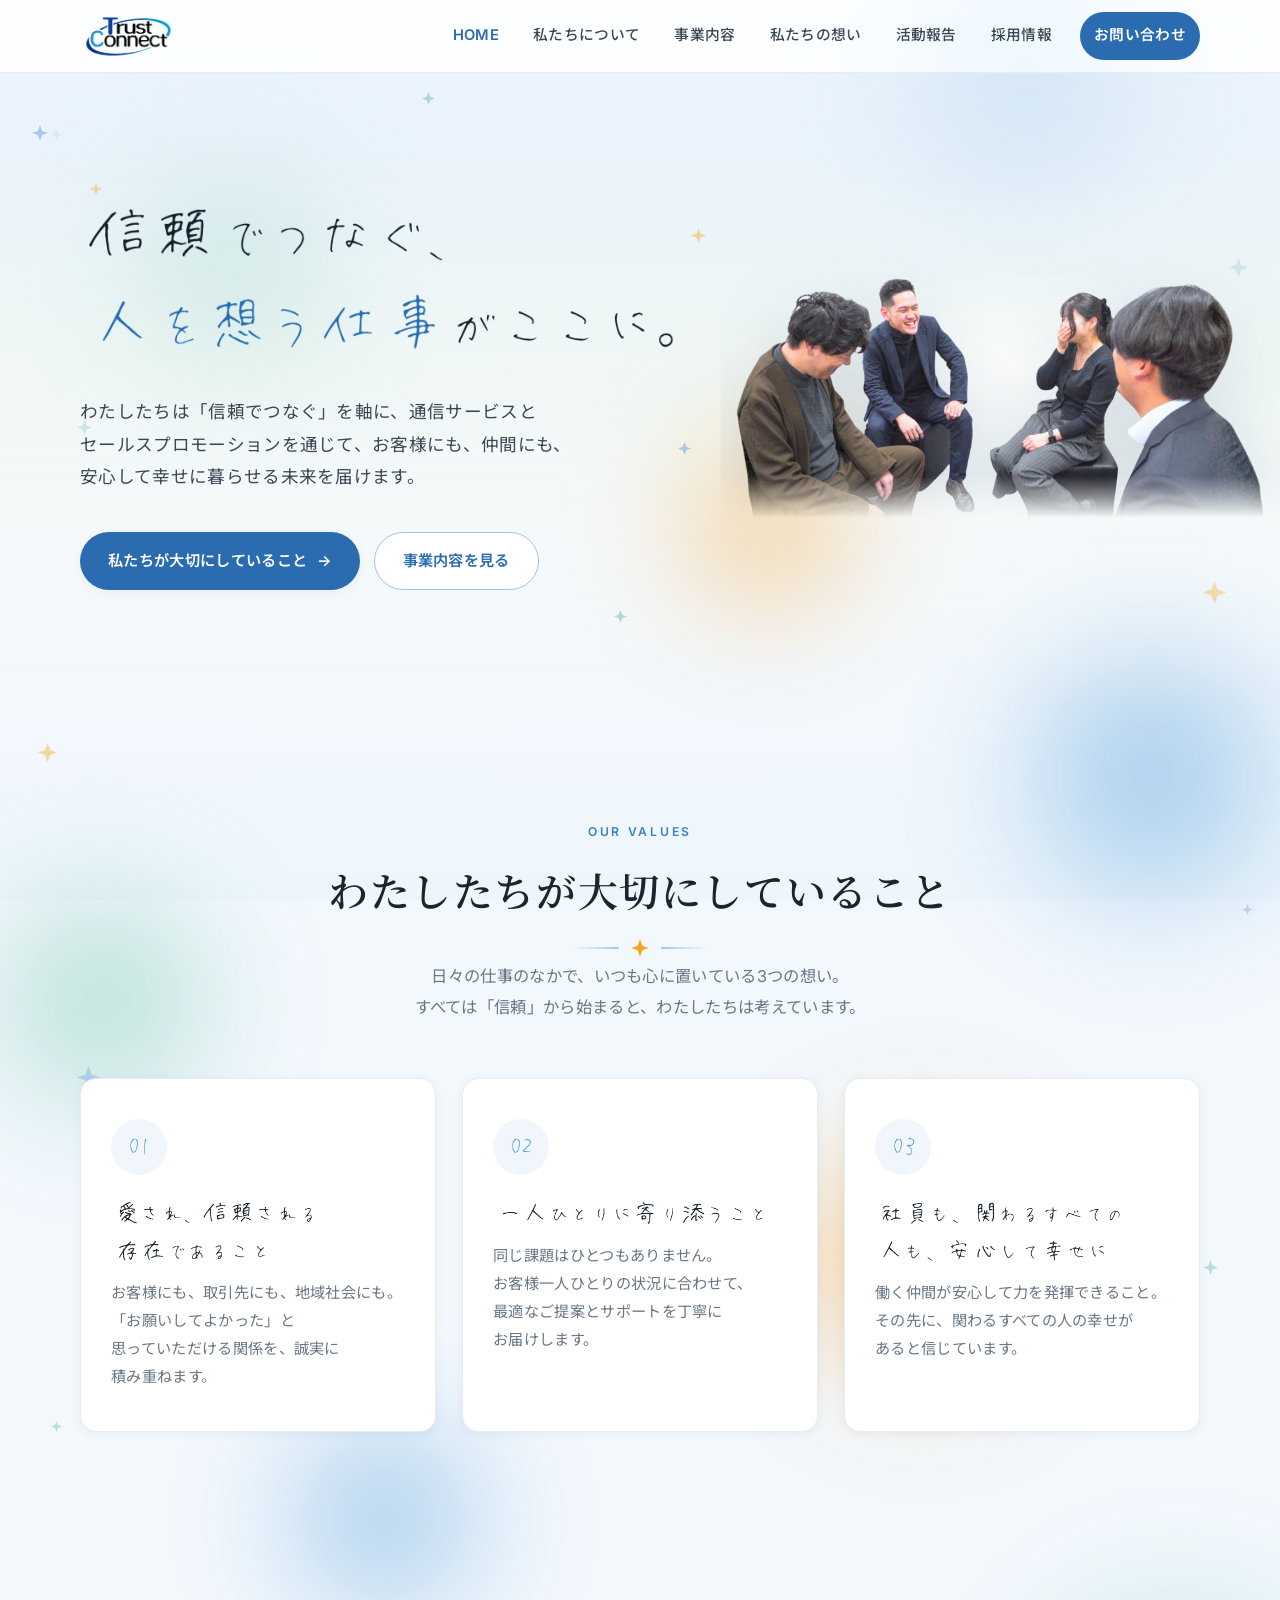
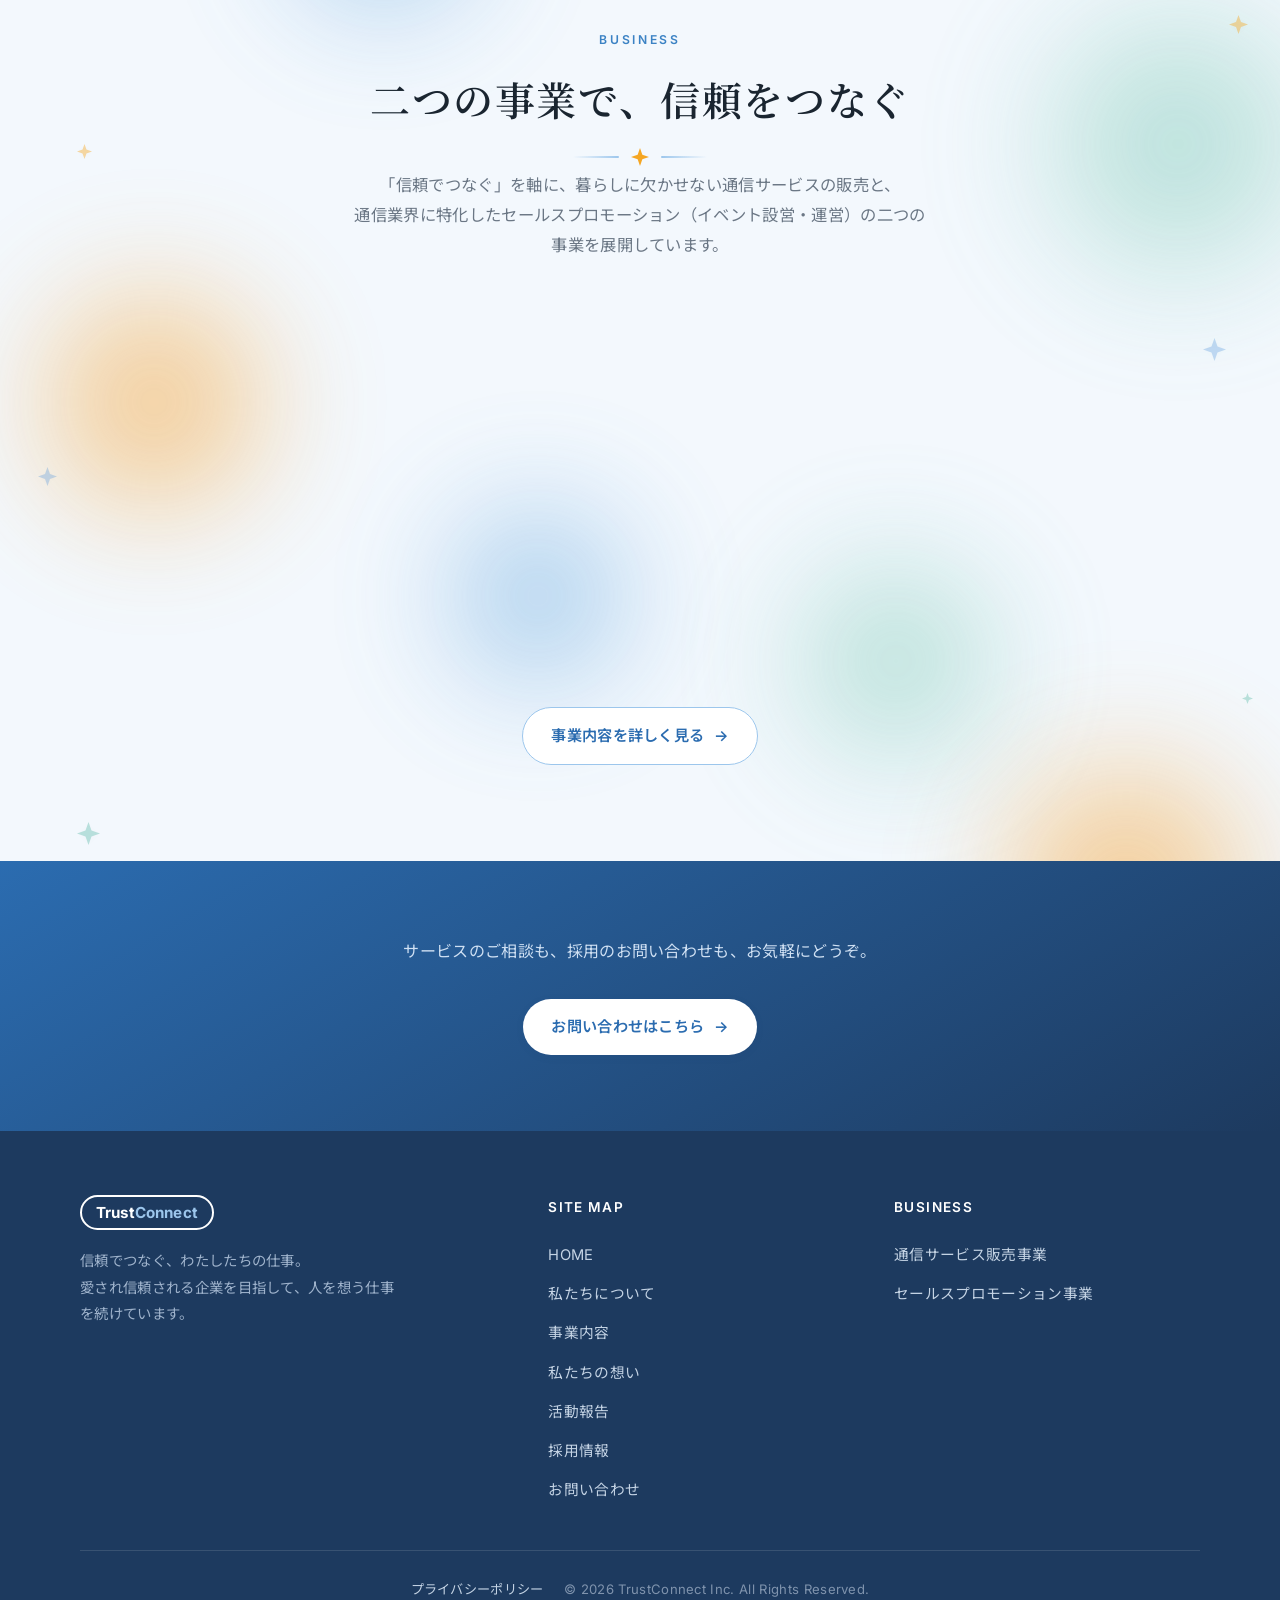
<file: index.html>
<!DOCTYPE html>
<html lang="ja">
<head>
<meta charset="UTF-8">
<meta name="viewport" content="width=device-width, initial-scale=1.0">
<title>TrustConnect株式会社｜信頼でつなぐ、わたしたちの仕事。</title>
<meta name="description" content="TrustConnect株式会社（トラストコネクト）は「信頼でつなぐ」を軸に、通信サービスの販売事業とセールスプロモーション事業を展開しています。愛され信頼される企業を目指して。">
<link rel="canonical" href="https://trust-y107.github.io/trustconnect/">
<meta property="og:title" content="TrustConnect株式会社（トラストコネクト）">
<meta property="og:description" content="信頼でつなぐ、わたしたちの仕事。通信サービス販売・セールスプロモーション（イベント設営・運営）のTrustConnect株式会社（トラストコネクト）。">
<meta property="og:type" content="website">
<meta property="og:url" content="https://trust-y107.github.io/trustconnect/">
<meta property="og:site_name" content="TrustConnect株式会社">
<meta property="og:image" content="https://trust-y107.github.io/trustconnect/images/ogp.jpg">
<meta property="og:locale" content="ja_JP">
<meta name="twitter:card" content="summary_large_image">
<link rel="icon" href="https://trust-y107.github.io/trustconnect/favicon.ico" sizes="any">
<link rel="icon" type="image/png" href="https://trust-y107.github.io/trustconnect/images/favicon.png">
<link rel="apple-touch-icon" href="https://trust-y107.github.io/trustconnect/images/apple-touch-icon.png">
<script type="application/ld+json">
{
  "@context": "https://schema.org",
  "@type": "Organization",
  "name": "TrustConnect株式会社",
  "alternateName": ["トラストコネクト", "TrustConnect", "トラストコネクト株式会社"],
  "description": "「信頼でつなぐ」を軸に、通信サービス販売事業とセールスプロモーション事業を展開する企業です。",
  "url": "https://trust-y107.github.io/trustconnect/",
  "logo": "https://trust-y107.github.io/trustconnect/images/logo.png",
  "image": "https://trust-y107.github.io/trustconnect/images/ogp.jpg",
  "foundingDate": "2020-09",
  "founder": {
    "@type": "Person",
    "name": "山崎 智弘"
  },
  "address": {
    "@type": "PostalAddress",
    "addressCountry": "JP",
    "addressRegion": "兵庫県",
    "addressLocality": "神戸市中央区",
    "streetAddress": "旭通４丁目１番３"
  },
  "email": "info@trust-effort.co.jp"
}
</script>
<script type="application/ld+json">
{
  "@context": "https://schema.org",
  "@type": "WebSite",
  "name": "TrustConnect株式会社",
  "alternateName": "トラストコネクト",
  "url": "https://trust-y107.github.io/trustconnect/",
  "inLanguage": "ja"
}
</script>
<link rel="preconnect" href="https://fonts.googleapis.com">
<link rel="preconnect" href="https://fonts.gstatic.com" crossorigin>
<link href="https://fonts.googleapis.com/css2?family=Inter:wght@400;500;600;700&family=Noto+Serif+JP:wght@500;600;700&family=Noto+Sans+JP:wght@400;500;700&display=swap" rel="stylesheet">
<link rel="stylesheet" href="css/style.css">
</head>
<body>

<!-- ヘッダー -->
<header class="site-header">
  <div class="container nav">
    <a href="index.html" class="brand">
      <span class="brand-logo">Trust<span>Connect</span></span>
    </a>
    <button class="nav-toggle" aria-label="メニュー"><span></span><span></span><span></span></button>
    <nav class="nav-menu">
      <a href="index.html" class="is-active">HOME</a>
      <a href="about.html">私たちについて</a>
      <a href="business.html">事業内容</a>
      <a href="vision.html">私たちの想い</a>
      <a href="news.html">活動報告</a>
      <a href="recruit.html">採用情報</a>
      <a href="contact.html" class="nav-cta">お問い合わせ</a>
    </nav>
  </div>
</header>

<!-- ヒーロー -->
<section class="hero">
  <span class="blob blob-1"></span>
  <span class="blob blob-2"></span>
  <span class="blob blob-3"></span>
  <div class="hero-decos" aria-hidden="true">
    <svg style="top:8%;left:2.5%;color:#4a90d9;width:16px;height:16px" viewBox="-10 -10 20 20"><path d="M0,-10 L2.6,-2.6 L10,0 L2.6,2.6 L0,10 L-2.6,2.6 L-10,0 L-2.6,-2.6 Z" fill="currentColor"/></svg>
    <svg style="top:17%;left:7%;color:#f5a623;width:12px;height:12px" viewBox="-10 -10 20 20"><path d="M0,-10 L2.6,-2.6 L10,0 L2.6,2.6 L0,10 L-2.6,2.6 L-10,0 L-2.6,-2.6 Z" fill="currentColor"/></svg>
    <svg style="top:3%;left:33%;color:#4fb3a0;width:13px;height:13px" viewBox="-10 -10 20 20"><path d="M0,-10 L2.6,-2.6 L10,0 L2.6,2.6 L0,10 L-2.6,2.6 L-10,0 L-2.6,-2.6 Z" fill="currentColor"/></svg>
    <svg style="top:24%;left:54%;color:#f5a623;width:15px;height:15px" viewBox="-10 -10 20 20"><path d="M0,-10 L2.6,-2.6 L10,0 L2.6,2.6 L0,10 L-2.6,2.6 L-10,0 L-2.6,-2.6 Z" fill="currentColor"/></svg>
    <svg style="top:57%;left:53%;color:#4a90d9;width:13px;height:13px" viewBox="-10 -10 20 20"><path d="M0,-10 L2.6,-2.6 L10,0 L2.6,2.6 L0,10 L-2.6,2.6 L-10,0 L-2.6,-2.6 Z" fill="currentColor"/></svg>
    <svg style="bottom:15%;left:48%;color:#4fb3a0;width:13px;height:13px" viewBox="-10 -10 20 20"><path d="M0,-10 L2.6,-2.6 L10,0 L2.6,2.6 L0,10 L-2.6,2.6 L-10,0 L-2.6,-2.6 Z" fill="currentColor"/></svg>
  </div>
  <div class="container">
    <div class="hero-grid">
      <div class="hero-inner reveal">
        <h1 class="hero-title-img"><img src="images/hero-title.png" alt="信頼でつなぐ、人を想う仕事がここに。"></h1>
        <p class="lead">わたしたちは「信頼でつなぐ」を軸に、通信サービスとセールスプロモーションを通じて、お客様にも、仲間にも、安心して幸せに暮らせる未来を届けます。</p>
        <div class="hero-actions">
          <a href="vision.html" class="btn btn-primary btn-arrow">私たちが大切にしていること</a>
          <a href="business.html" class="btn btn-ghost">事業内容を見る</a>
        </div>
      </div>
      <figure class="hero-figure cutout reveal">
        <img src="images/team_web.png" alt="談笑する TrustConnect のメンバー">
      </figure>
    </div>
  </div>
</section>

<!-- 3つの想い／価値観 -->
<section class="section">
  <div class="container center reveal">
    <span class="eyebrow">Our Values</span>
    <h2 class="section-title">わたしたちが大切にしていること</h2>
    <p class="section-lead">日々の仕事のなかで、いつも心に置いている3つの想い。<br>すべては「信頼」から始まると、わたしたちは考えています。</p>
  </div>
  <div class="container">
    <div class="values">
      <div class="value-card reveal">
        <div class="value-num"><img src="images/num-01.png" alt="01"></div>
        <h3><img src="images/value-title-01.png" alt="愛され、信頼される存在であること" style="width:209px"></h3>
        <p>お客様にも、取引先にも、地域社会にも。「お願いしてよかった」と思っていただける関係を、誠実に積み重ねます。</p>
      </div>
      <div class="value-card reveal">
        <div class="value-num"><img src="images/num-02.png" alt="02"></div>
        <h3><img src="images/value-title-02.png" alt="一人ひとりに寄り添うこと" style="width:278px"></h3>
        <p>同じ課題はひとつもありません。お客様一人ひとりの状況に合わせて、最適なご提案とサポートを丁寧にお届けします。</p>
      </div>
      <div class="value-card reveal">
        <div class="value-num"><img src="images/num-03.png" alt="03"></div>
        <h3><img src="images/value-title-03.png" alt="社員も、関わるすべての人も、安心して幸せに" style="width:252px"></h3>
        <p>働く仲間が安心して力を発揮できること。その先に、関わるすべての人の幸せがあると信じています。</p>
      </div>
    </div>
  </div>
</section>

<!-- 事業内容の概要 -->
<section class="section section--soft biz-section">
  <div class="container center reveal">
    <span class="eyebrow">Business</span>
    <h2 class="section-title">二つの事業で、信頼をつなぐ</h2>
    <p class="section-lead">「信頼でつなぐ」を軸に、暮らしに欠かせない通信サービスの販売と、通信業界に特化したセールスプロモーション（イベント設営・運営）の二つの事業を展開しています。</p>
  </div>
  <div class="container">
    <div class="biz-grid">
      <div class="biz-card reveal">
        <span class="biz-tag"><img src="images/label-biz-01.png" alt="Our Business 01"></span>
        <h3>通信サービス販売事業</h3>
        <p>スマートフォンやインターネット回線など、暮らしに欠かせない通信サービスを、お客様一人ひとりに合わせてご提案しています。</p>
        <ul>
          <li>スマートフォン・モバイル回線・インターネット回線等の販売</li>
          <li>お客様一人ひとりに合わせた丁寧なご提案とサポート</li>
        </ul>
      </div>
      <div class="biz-card reveal">
        <span class="biz-tag"><img src="images/label-biz-02.png" alt="Our Business 02"></span>
        <h3>セールスプロモーション事業</h3>
        <p>通信業界で培った経験と知識を活かし、通信会社のイベント会場の設営・運営を担っています。</p>
        <ul>
          <li>通信会社向けのイベント会場の設営・運営</li>
          <li>経験豊富なスタッフによる、確かな現場運営</li>
        </ul>
      </div>
    </div>
    <div class="center" style="margin-top:44px;">
      <a href="business.html" class="btn btn-ghost btn-arrow">事業内容を詳しく見る</a>
    </div>
  </div>
</section>

<!-- CTA -->
<section class="cta-band">
  <div class="container reveal">
    <p>サービスのご相談も、採用のお問い合わせも、お気軽にどうぞ。</p>
    <a href="contact.html" class="btn btn-primary btn-arrow">お問い合わせはこちら</a>
  </div>
</section>

<!-- フッター -->
<footer class="site-footer">
  <div class="container">
    <div class="footer-grid">
      <div class="footer-brand">
        <span class="brand-logo">Trust<span>Connect</span></span>
        <p>信頼でつなぐ、わたしたちの仕事。<br>愛され信頼される企業を目指して、人を想う仕事を続けています。</p>
      </div>
      <div class="footer-col">
        <h4>SITE MAP</h4>
        <a href="index.html">HOME</a>
        <a href="about.html">私たちについて</a>
        <a href="business.html">事業内容</a>
        <a href="vision.html">私たちの想い</a>
        <a href="news.html">活動報告</a>
        <a href="recruit.html">採用情報</a>
        <a href="contact.html">お問い合わせ</a>
      </div>
      <div class="footer-col">
        <h4>BUSINESS</h4>
        <a href="business.html">通信サービス販売事業</a>
        <a href="business.html">セールスプロモーション事業</a>
      </div>
    </div>
    <div class="footer-bottom">
      <a href="privacy.html" class="footer-legal-link">プライバシーポリシー</a>
      © 2026 TrustConnect Inc. All Rights Reserved.
    </div>
  </div>
</footer>

<script src="js/main.js"></script>
</body>
</html>
</file>
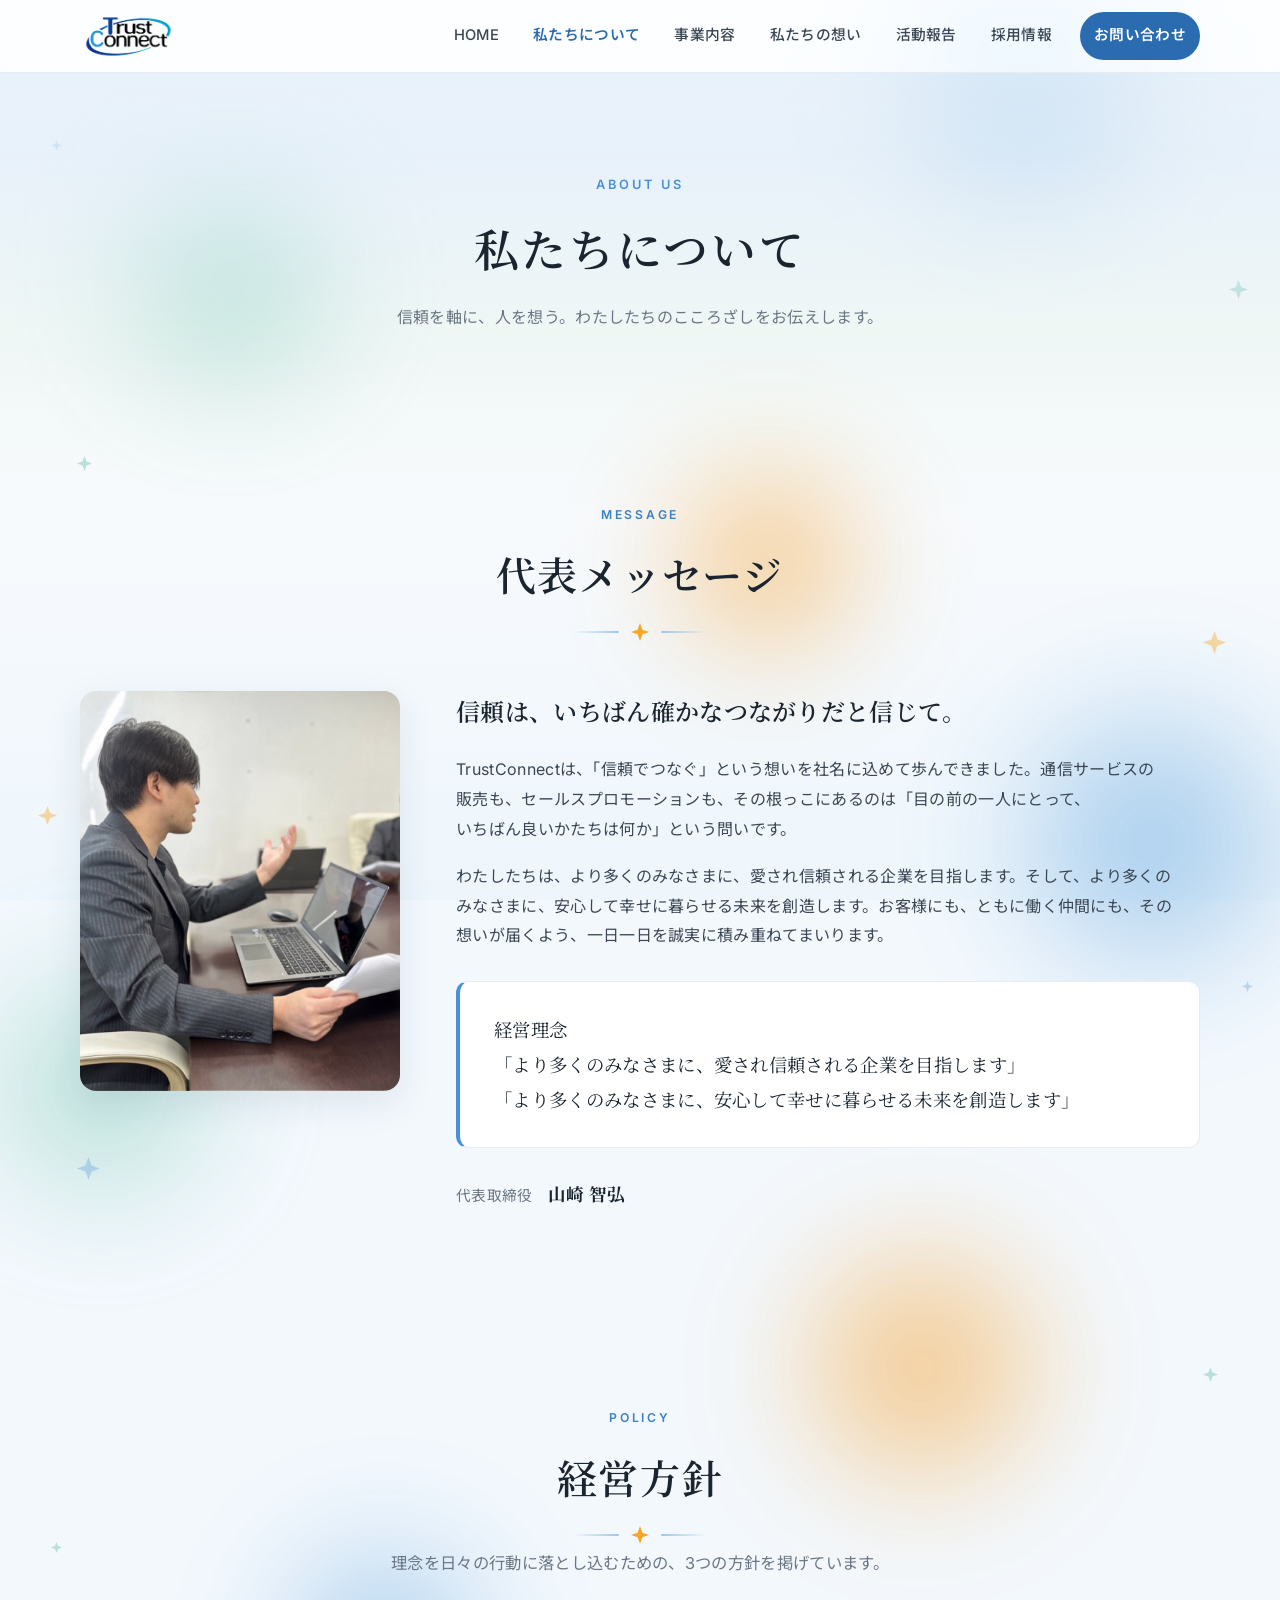
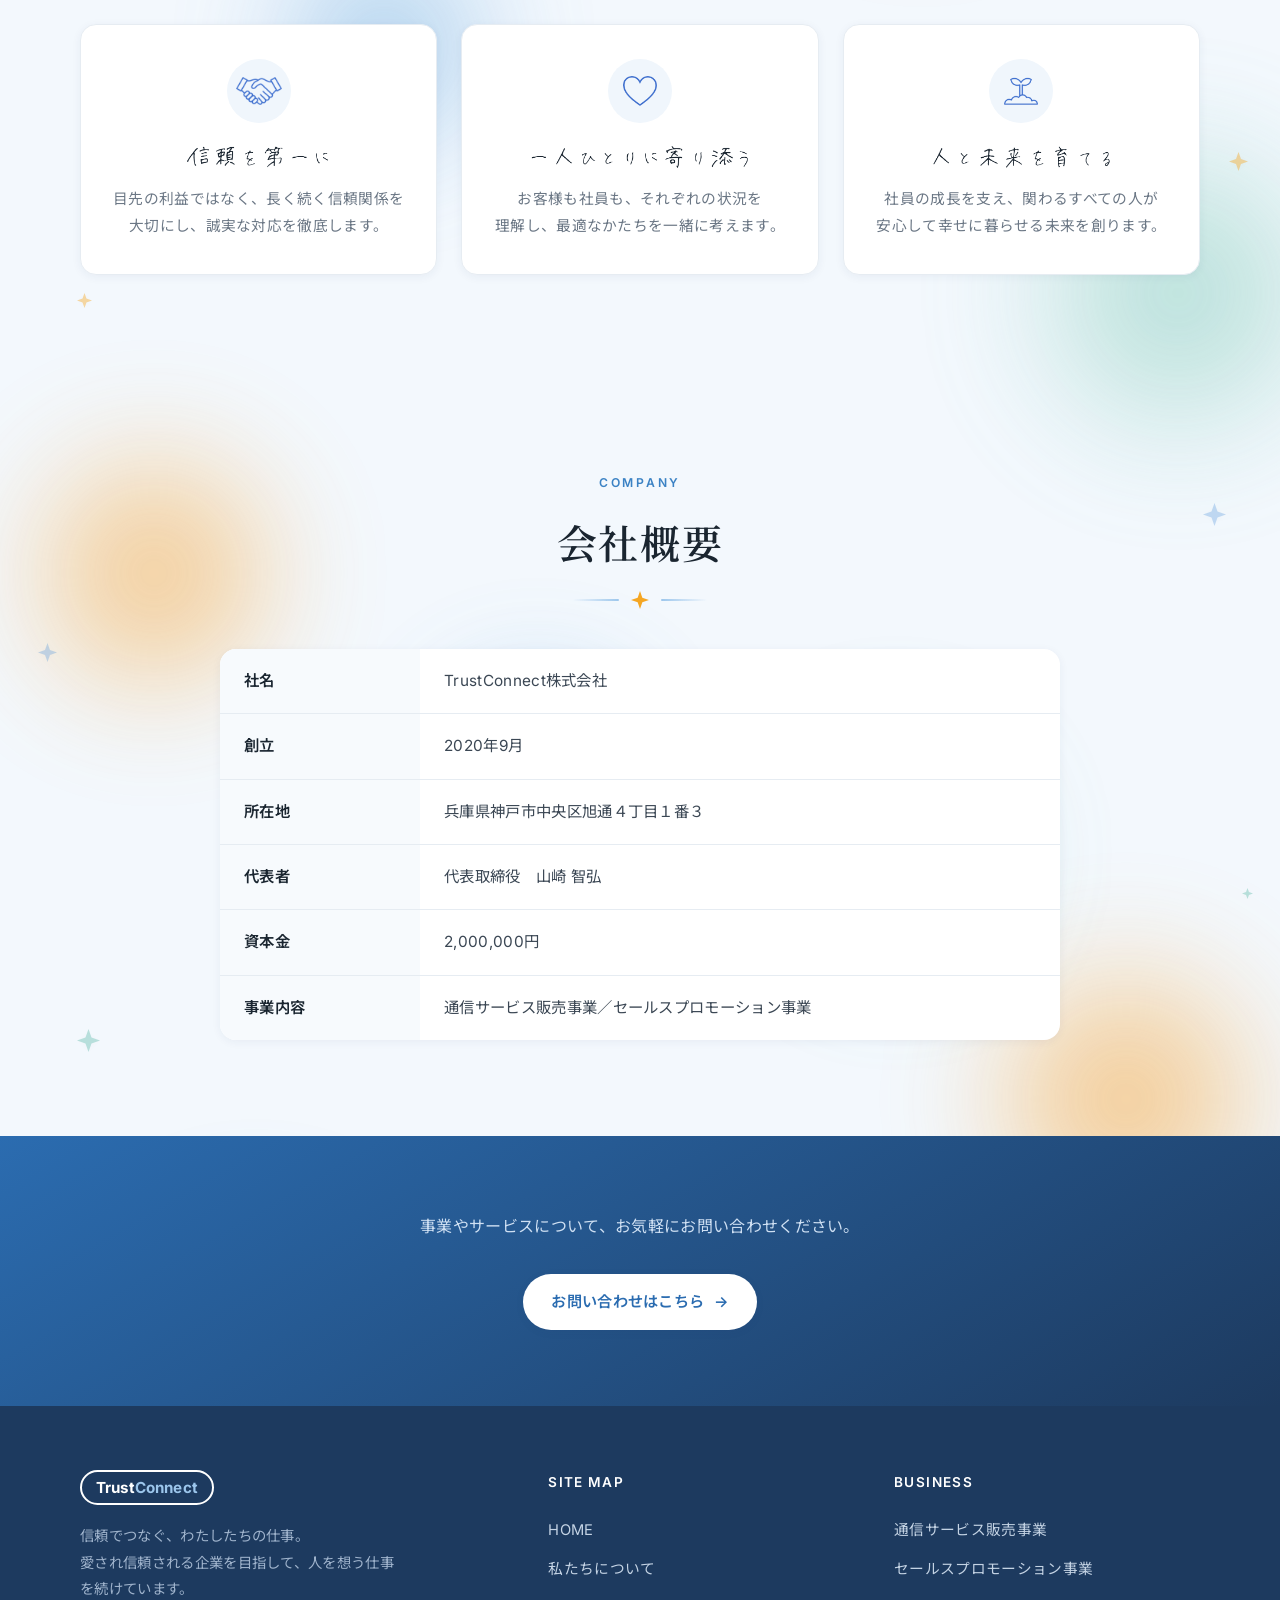
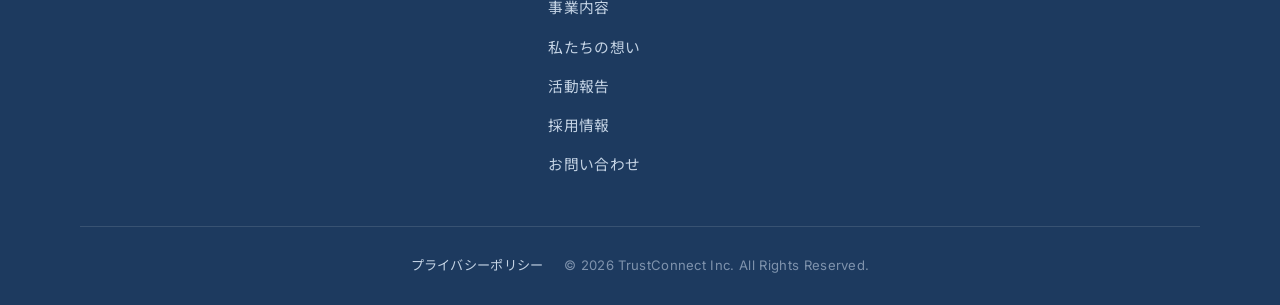
<file: about.html>
<!DOCTYPE html>
<html lang="ja">
<head>
<meta charset="UTF-8">
<meta name="viewport" content="width=device-width, initial-scale=1.0">
<title>私たちについて｜TrustConnect株式会社</title>
<meta name="description" content="TrustConnect株式会社の代表メッセージ、経営理念、経営方針、会社概要をご紹介します。">
<link rel="canonical" href="https://trust-y107.github.io/trustconnect/about.html">
<meta property="og:title" content="私たちについて｜TrustConnect株式会社">
<meta property="og:description" content="TrustConnect株式会社の代表メッセージ、経営理念、経営方針、会社概要をご紹介します。">
<meta property="og:type" content="website">
<meta property="og:url" content="https://trust-y107.github.io/trustconnect/about.html">
<meta property="og:site_name" content="TrustConnect株式会社">
<meta property="og:image" content="https://trust-y107.github.io/trustconnect/images/ogp.jpg">
<meta property="og:locale" content="ja_JP">
<meta name="twitter:card" content="summary_large_image">
<link rel="icon" href="https://trust-y107.github.io/trustconnect/favicon.ico" sizes="any">
<link rel="icon" type="image/png" href="https://trust-y107.github.io/trustconnect/images/favicon.png">
<link rel="apple-touch-icon" href="https://trust-y107.github.io/trustconnect/images/apple-touch-icon.png">
<link rel="preconnect" href="https://fonts.googleapis.com">
<link rel="preconnect" href="https://fonts.gstatic.com" crossorigin>
<link href="https://fonts.googleapis.com/css2?family=Inter:wght@400;500;600;700&family=Noto+Serif+JP:wght@500;600;700&family=Noto+Sans+JP:wght@400;500;700&display=swap" rel="stylesheet">
<link rel="stylesheet" href="css/style.css">
</head>
<body>

<header class="site-header">
  <div class="container nav">
    <a href="index.html" class="brand"><span class="brand-logo">Trust<span>Connect</span></span></a>
    <button class="nav-toggle" aria-label="メニュー"><span></span><span></span><span></span></button>
    <nav class="nav-menu">
      <a href="index.html">HOME</a>
      <a href="about.html" class="is-active">私たちについて</a>
      <a href="business.html">事業内容</a>
      <a href="vision.html">私たちの想い</a>
      <a href="news.html">活動報告</a>
      <a href="recruit.html">採用情報</a>
      <a href="contact.html" class="nav-cta">お問い合わせ</a>
    </nav>
  </div>
</header>

<section class="page-hero">
  <span class="blob blob-1"></span>
  <div class="container reveal">
    <span class="en">About Us</span>
    <h1>私たちについて</h1>
    <p>信頼を軸に、人を想う。わたしたちのこころざしをお伝えします。</p>
  </div>
</section>

<!-- 代表メッセージ -->
<section class="section">
  <div class="container">
    <div class="center reveal" style="margin-bottom:50px;">
      <span class="eyebrow">Message</span>
      <h2 class="section-title">代表メッセージ</h2>
    </div>
    <div class="message reveal">
      <div class="message-photo"><img src="images/daihyo_web.jpg" alt="代表取締役 山崎 智弘"></div>
      <div class="message-body">
        <h2>信頼は、いちばん確かなつながりだと信じて。</h2>
        <p>TrustConnectは、「信頼でつなぐ」という想いを社名に込めて歩んできました。通信サービスの販売も、セールスプロモーションも、その根っこにあるのは「目の前の一人にとって、いちばん良いかたちは何か」という問いです。</p>
        <p>わたしたちは、より多くのみなさまに、愛され信頼される企業を目指します。そして、より多くのみなさまに、安心して幸せに暮らせる未来を創造します。お客様にも、ともに働く仲間にも、その想いが届くよう、一日一日を誠実に積み重ねてまいります。</p>
        <div class="philosophy">
          <p>経営理念<br>「より多くのみなさまに、愛され信頼される企業を目指します」<br>「より多くのみなさまに、安心して幸せに暮らせる未来を創造します」</p>
        </div>
        <div class="message-sign">代表取締役　<strong>山崎 智弘</strong></div>
      </div>
    </div>
  </div>
</section>

<!-- 経営方針 -->
<section class="section section--soft">
  <div class="container center reveal" style="margin-bottom:46px;">
    <span class="eyebrow">Policy</span>
    <h2 class="section-title">経営方針</h2>
    <p class="section-lead">理念を日々の行動に落とし込むための、3つの方針を掲げています。</p>
  </div>
  <div class="container">
    <div class="policy">
      <div class="policy-item reveal">
        <div class="policy-icon"><img src="images/icon-trust.png" alt=""></div>
        <h3><img src="images/policy-title-01.png" alt="信頼を第一に" style="width:150px"></h3>
        <p>目先の利益ではなく、長く続く信頼関係を大切にし、誠実な対応を徹底します。</p>
      </div>
      <div class="policy-item reveal">
        <div class="policy-icon"><img src="images/icon-care.png" alt=""></div>
        <h3><img src="images/policy-title-02.png" alt="一人ひとりに寄り添う" style="width:235px"></h3>
        <p>お客様も社員も、それぞれの状況を理解し、最適なかたちを一緒に考えます。</p>
      </div>
      <div class="policy-item reveal">
        <div class="policy-icon"><img src="images/icon-grow.png" alt=""></div>
        <h3><img src="images/policy-title-03.png" alt="人と未来を育てる" style="width:193px"></h3>
        <p>社員の成長を支え、関わるすべての人が安心して幸せに暮らせる未来を創ります。</p>
      </div>
    </div>
  </div>
</section>

<!-- 会社概要 -->
<section class="section">
  <div class="container center reveal" style="margin-bottom:40px;">
    <span class="eyebrow">Company</span>
    <h2 class="section-title">会社概要</h2>
  </div>
  <div class="container reveal" style="max-width:840px;">
    <table class="profile-table">
      <tr><th>社名</th><td>TrustConnect株式会社</td></tr>
      <tr><th>創立</th><td>2020年9月</td></tr>
      <tr><th>所在地</th><td>兵庫県神戸市中央区旭通４丁目１番３</td></tr>
      <tr><th>代表者</th><td>代表取締役　山崎 智弘</td></tr>
      <tr><th>資本金</th><td>2,000,000円</td></tr>
      <tr><th>事業内容</th><td>通信サービス販売事業／セールスプロモーション事業</td></tr>
    </table>
  </div>
</section>

<section class="cta-band">
  <div class="container reveal">
    <p>事業やサービスについて、お気軽にお問い合わせください。</p>
    <a href="contact.html" class="btn btn-primary btn-arrow">お問い合わせはこちら</a>
  </div>
</section>

<footer class="site-footer">
  <div class="container">
    <div class="footer-grid">
      <div class="footer-brand">
        <span class="brand-logo">Trust<span>Connect</span></span>
        <p>信頼でつなぐ、わたしたちの仕事。<br>愛され信頼される企業を目指して、人を想う仕事を続けています。</p>
      </div>
      <div class="footer-col">
        <h4>SITE MAP</h4>
        <a href="index.html">HOME</a>
        <a href="about.html">私たちについて</a>
        <a href="business.html">事業内容</a>
        <a href="vision.html">私たちの想い</a>
        <a href="news.html">活動報告</a>
        <a href="recruit.html">採用情報</a>
        <a href="contact.html">お問い合わせ</a>
      </div>
      <div class="footer-col">
        <h4>BUSINESS</h4>
        <a href="business.html">通信サービス販売事業</a>
        <a href="business.html">セールスプロモーション事業</a>
      </div>
    </div>
    <div class="footer-bottom">
      <a href="privacy.html" class="footer-legal-link">プライバシーポリシー</a>
      © 2026 TrustConnect Inc. All Rights Reserved.
    </div>
  </div>
</footer>

<script src="js/main.js"></script>
</body>
</html>
</file>
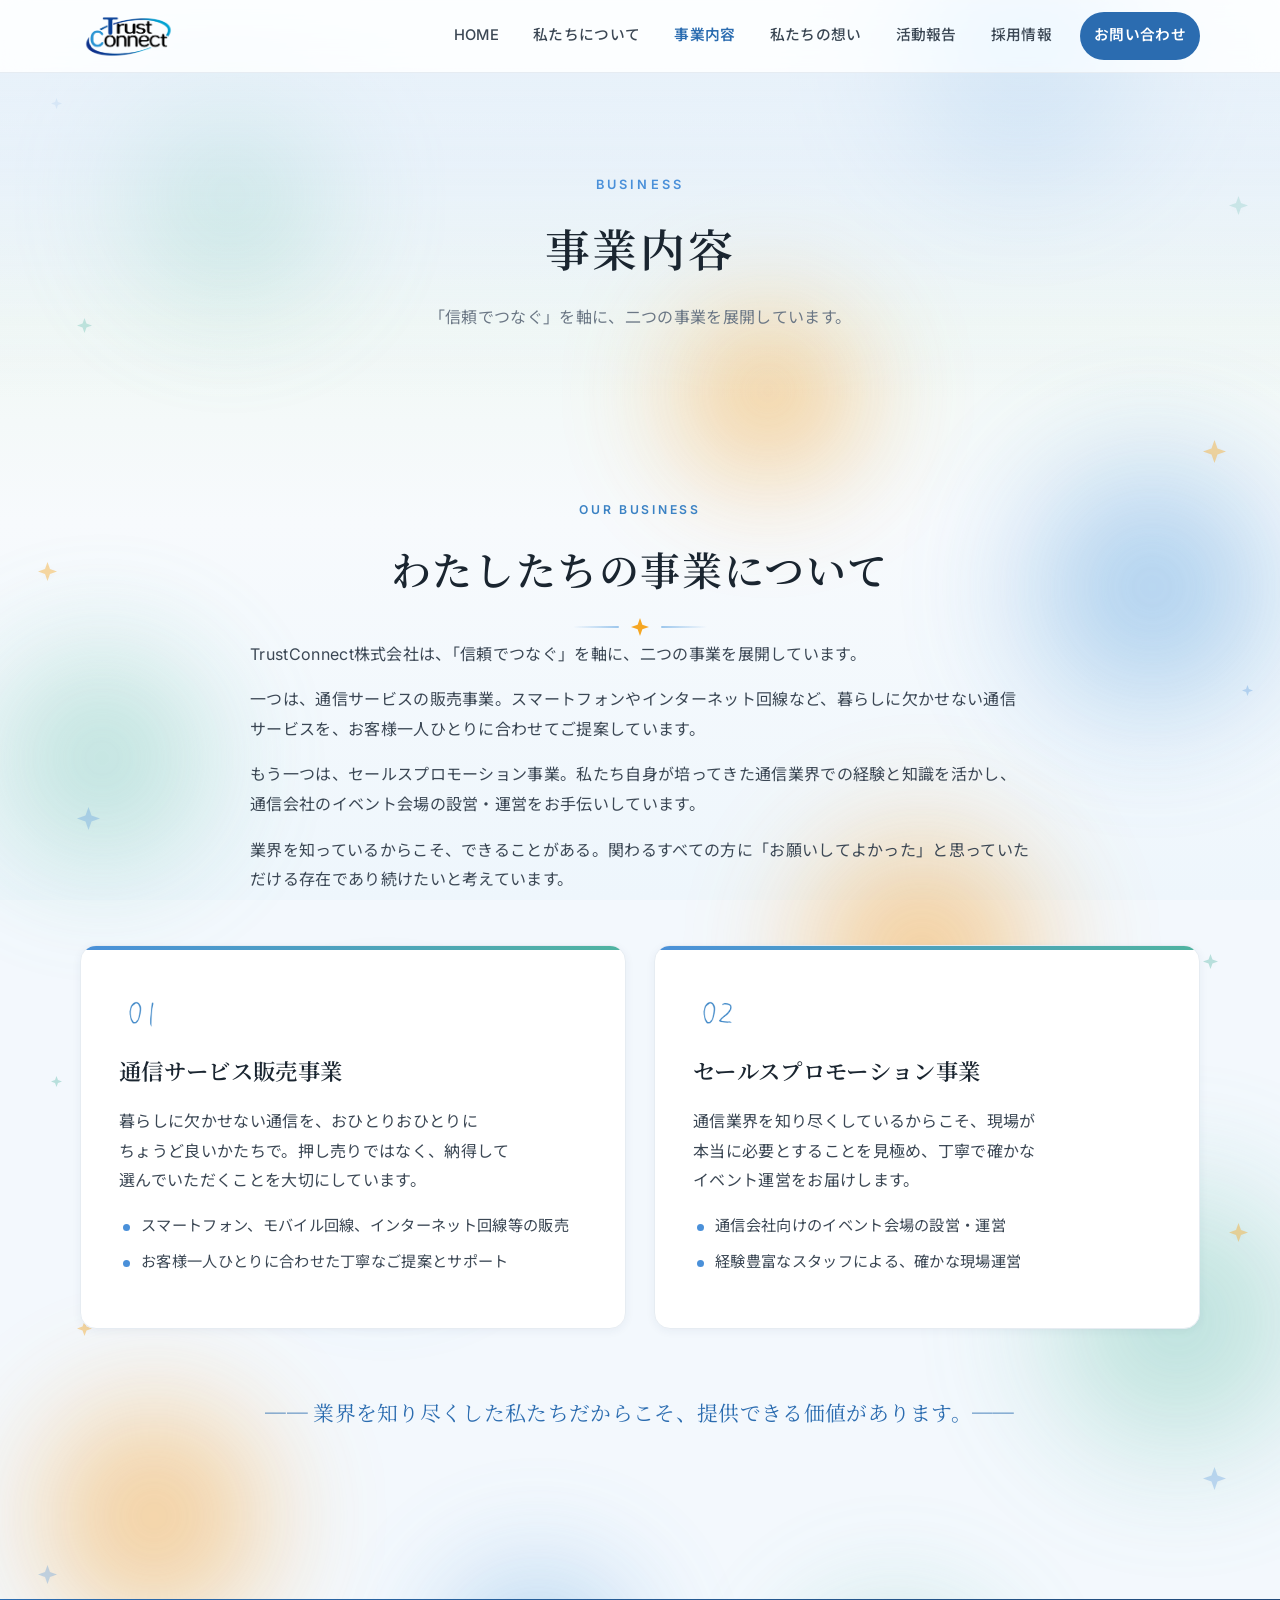
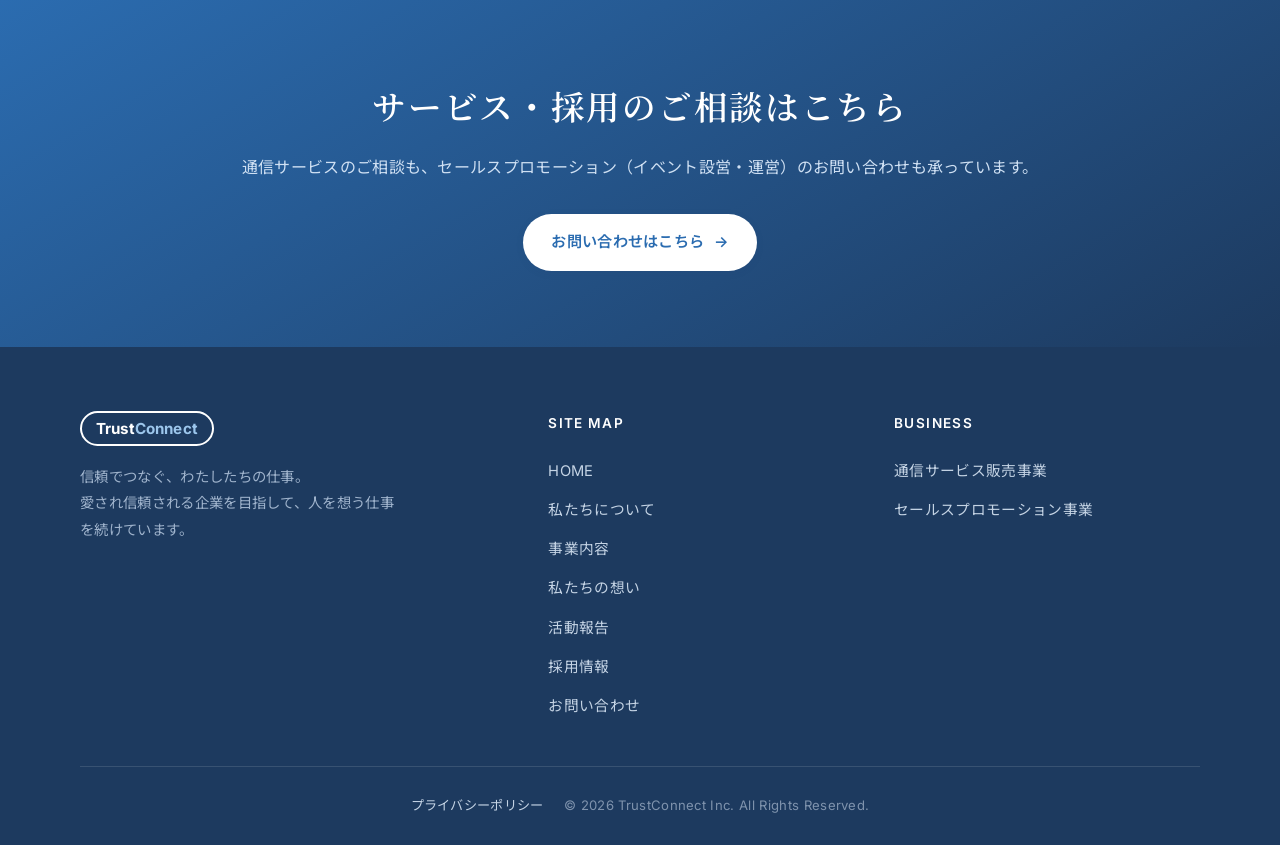
<file: business.html>
<!DOCTYPE html>
<html lang="ja">
<head>
<meta charset="UTF-8">
<meta name="viewport" content="width=device-width, initial-scale=1.0">
<title>事業内容｜TrustConnect株式会社</title>
<meta name="description" content="TrustConnect株式会社は「信頼でつなぐ」を軸に、通信サービス販売事業とセールスプロモーション事業の二つを展開しています。">
<link rel="canonical" href="https://trust-y107.github.io/trustconnect/business.html">
<meta property="og:title" content="事業内容｜TrustConnect株式会社">
<meta property="og:description" content="TrustConnect株式会社は「信頼でつなぐ」を軸に、通信サービス販売事業とセールスプロモーション事業の二つを展開しています。">
<meta property="og:type" content="website">
<meta property="og:url" content="https://trust-y107.github.io/trustconnect/business.html">
<meta property="og:site_name" content="TrustConnect株式会社">
<meta property="og:image" content="https://trust-y107.github.io/trustconnect/images/ogp.jpg">
<meta property="og:locale" content="ja_JP">
<meta name="twitter:card" content="summary_large_image">
<link rel="icon" href="https://trust-y107.github.io/trustconnect/favicon.ico" sizes="any">
<link rel="icon" type="image/png" href="https://trust-y107.github.io/trustconnect/images/favicon.png">
<link rel="apple-touch-icon" href="https://trust-y107.github.io/trustconnect/images/apple-touch-icon.png">
<link rel="preconnect" href="https://fonts.googleapis.com">
<link rel="preconnect" href="https://fonts.gstatic.com" crossorigin>
<link href="https://fonts.googleapis.com/css2?family=Inter:wght@400;500;600;700&family=Noto+Serif+JP:wght@500;600;700&family=Noto+Sans+JP:wght@400;500;700&display=swap" rel="stylesheet">
<link rel="stylesheet" href="css/style.css">
</head>
<body>

<header class="site-header">
  <div class="container nav">
    <a href="index.html" class="brand"><span class="brand-logo">Trust<span>Connect</span></span></a>
    <button class="nav-toggle" aria-label="メニュー"><span></span><span></span><span></span></button>
    <nav class="nav-menu">
      <a href="index.html">HOME</a>
      <a href="about.html">私たちについて</a>
      <a href="business.html" class="is-active">事業内容</a>
      <a href="vision.html">私たちの想い</a>
      <a href="news.html">活動報告</a>
      <a href="recruit.html">採用情報</a>
      <a href="contact.html" class="nav-cta">お問い合わせ</a>
    </nav>
  </div>
</header>

<section class="page-hero">
  <span class="blob blob-1"></span>
  <div class="container reveal">
    <span class="en">Business</span>
    <h1>事業内容</h1>
    <p>「信頼でつなぐ」を軸に、二つの事業を展開しています。</p>
  </div>
</section>

<!-- 事業について（パターンA） -->
<section class="section biz-intro-sec">
  <div class="container reveal biz-intro" style="max-width:780px;">
    <span class="eyebrow center" style="display:block; text-align:center;">Our Business</span>
    <h2 class="section-title center">わたしたちの事業について</h2>
    <p>TrustConnect株式会社は、「信頼でつなぐ」を軸に、二つの事業を展開しています。</p>
    <p>一つは、通信サービスの販売事業。スマートフォンやインターネット回線など、暮らしに欠かせない通信サービスを、お客様一人ひとりに合わせてご提案しています。</p>
    <p>もう一つは、セールスプロモーション事業。私たち自身が培ってきた通信業界での経験と知識を活かし、通信会社のイベント会場の設営・運営をお手伝いしています。</p>
    <p>業界を知っているからこそ、できることがある。関わるすべての方に「お願いしてよかった」と思っていただける存在であり続けたいと考えています。</p>
  </div>
</section>

<!-- 2事業の詳細（パターンB） -->
<section class="section section--soft biz-cards-sec">
  <div class="container">
    <div class="biz-grid">
      <div class="biz-card reveal">
        <span class="biz-tag biz-tag-num"><img src="images/label-biz-detail-01.png" alt="01"></span>
        <h3>通信サービス販売事業</h3>
        <p>暮らしに欠かせない通信を、おひとりおひとりにちょうど良いかたちで。押し売りではなく、納得して選んでいただくことを大切にしています。</p>
        <ul>
          <li>スマートフォン、モバイル回線、インターネット回線等の販売</li>
          <li>お客様一人ひとりに合わせた丁寧なご提案とサポート</li>
        </ul>
      </div>
      <div class="biz-card reveal">
        <span class="biz-tag biz-tag-num"><img src="images/label-biz-detail-02.png" alt="02"></span>
        <h3>セールスプロモーション事業</h3>
        <p>通信業界を知り尽くしているからこそ、現場が本当に必要とすることを見極め、丁寧で確かなイベント運営をお届けします。</p>
        <ul>
          <li>通信会社向けのイベント会場の設営・運営</li>
          <li>経験豊富なスタッフによる、確かな現場運営</li>
        </ul>
      </div>
    </div>
    <p class="quote reveal" style="margin-top:64px;">── 業界を知り尽くした私たちだからこそ、提供できる価値があります。──</p>
  </div>
</section>

<section class="cta-band">
  <div class="container reveal">
    <h2>サービス・採用のご相談はこちら</h2>
    <p>通信サービスのご相談も、セールスプロモーション（イベント設営・運営）のお問い合わせも承っています。</p>
    <a href="contact.html" class="btn btn-primary btn-arrow">お問い合わせはこちら</a>
  </div>
</section>

<footer class="site-footer">
  <div class="container">
    <div class="footer-grid">
      <div class="footer-brand">
        <span class="brand-logo">Trust<span>Connect</span></span>
        <p>信頼でつなぐ、わたしたちの仕事。<br>愛され信頼される企業を目指して、人を想う仕事を続けています。</p>
      </div>
      <div class="footer-col">
        <h4>SITE MAP</h4>
        <a href="index.html">HOME</a>
        <a href="about.html">私たちについて</a>
        <a href="business.html">事業内容</a>
        <a href="vision.html">私たちの想い</a>
        <a href="news.html">活動報告</a>
        <a href="recruit.html">採用情報</a>
        <a href="contact.html">お問い合わせ</a>
      </div>
      <div class="footer-col">
        <h4>BUSINESS</h4>
        <a href="business.html">通信サービス販売事業</a>
        <a href="business.html">セールスプロモーション事業</a>
      </div>
    </div>
    <div class="footer-bottom">
      <a href="privacy.html" class="footer-legal-link">プライバシーポリシー</a>
      © 2026 TrustConnect Inc. All Rights Reserved.
    </div>
  </div>
</footer>

<script src="js/main.js"></script>
</body>
</html>
</file>
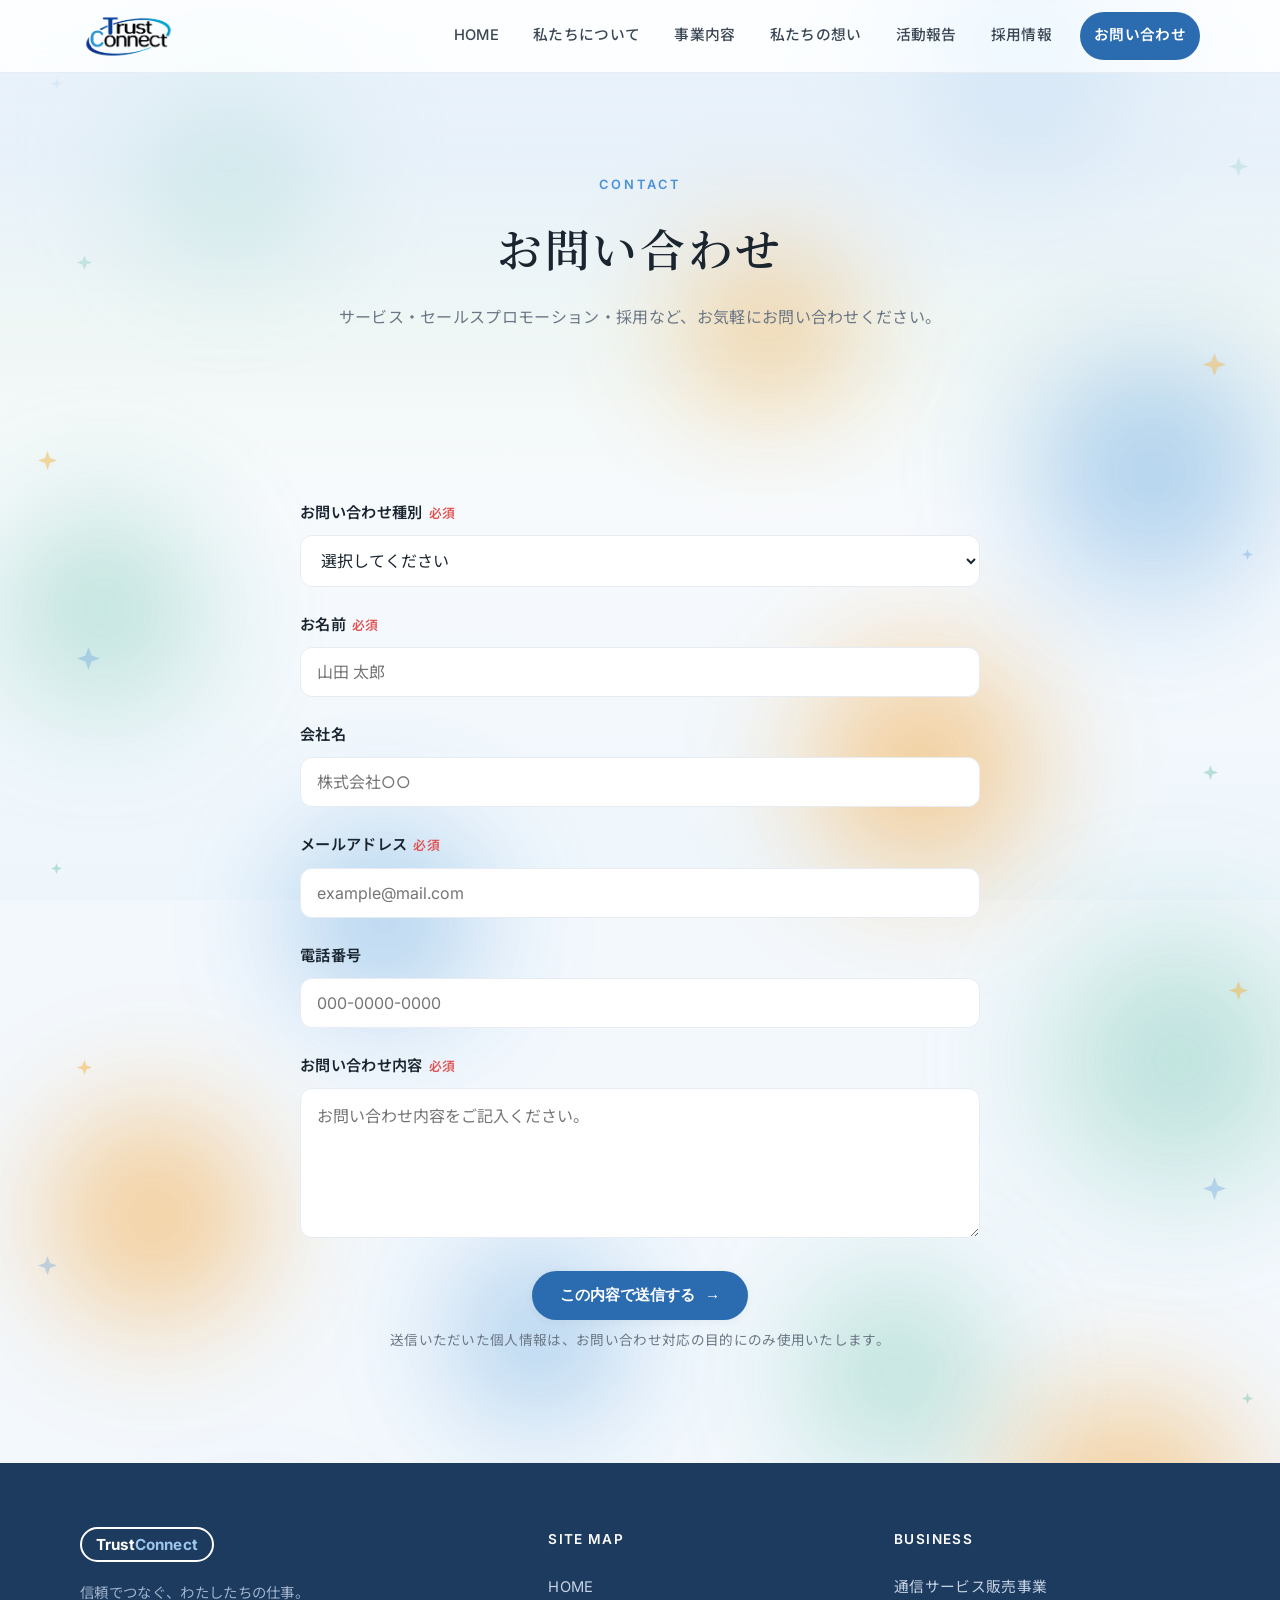
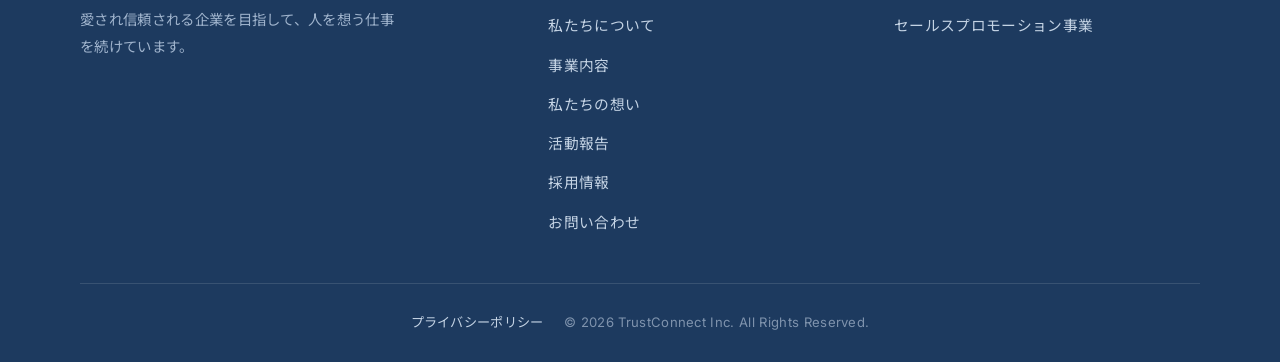
<file: contact.html>
<!DOCTYPE html>
<html lang="ja">
<head>
<meta charset="UTF-8">
<meta name="viewport" content="width=device-width, initial-scale=1.0">
<title>お問い合わせ｜TrustConnect株式会社</title>
<meta name="description" content="TrustConnect株式会社へのお問い合わせはこちら。通信サービス・セールスプロモーション・採用に関するご相談を承っています。">
<link rel="canonical" href="https://trust-y107.github.io/trustconnect/contact.html">
<meta property="og:title" content="お問い合わせ｜TrustConnect株式会社">
<meta property="og:description" content="TrustConnect株式会社へのお問い合わせはこちら。通信サービス・セールスプロモーション・採用に関するご相談を承っています。">
<meta property="og:type" content="website">
<meta property="og:url" content="https://trust-y107.github.io/trustconnect/contact.html">
<meta property="og:site_name" content="TrustConnect株式会社">
<meta property="og:image" content="https://trust-y107.github.io/trustconnect/images/ogp.jpg">
<meta property="og:locale" content="ja_JP">
<meta name="twitter:card" content="summary_large_image">
<link rel="icon" href="https://trust-y107.github.io/trustconnect/favicon.ico" sizes="any">
<link rel="icon" type="image/png" href="https://trust-y107.github.io/trustconnect/images/favicon.png">
<link rel="apple-touch-icon" href="https://trust-y107.github.io/trustconnect/images/apple-touch-icon.png">
<link rel="preconnect" href="https://fonts.googleapis.com">
<link rel="preconnect" href="https://fonts.gstatic.com" crossorigin>
<link href="https://fonts.googleapis.com/css2?family=Inter:wght@400;500;600;700&family=Noto+Serif+JP:wght@500;600;700&family=Noto+Sans+JP:wght@400;500;700&display=swap" rel="stylesheet">
<link rel="stylesheet" href="css/style.css">
</head>
<body>

<header class="site-header">
  <div class="container nav">
    <a href="index.html" class="brand"><span class="brand-logo">Trust<span>Connect</span></span></a>
    <button class="nav-toggle" aria-label="メニュー"><span></span><span></span><span></span></button>
    <nav class="nav-menu">
      <a href="index.html">HOME</a>
      <a href="about.html">私たちについて</a>
      <a href="business.html">事業内容</a>
      <a href="vision.html">私たちの想い</a>
      <a href="news.html">活動報告</a>
      <a href="recruit.html">採用情報</a>
      <a href="contact.html" class="nav-cta is-active">お問い合わせ</a>
    </nav>
  </div>
</header>

<section class="page-hero">
  <span class="blob blob-1"></span>
  <div class="container reveal">
    <span class="en">Contact</span>
    <h1>お問い合わせ</h1>
    <p>サービス・セールスプロモーション・採用など、お気軽にお問い合わせください。</p>
  </div>
</section>

<section class="section">
  <div class="container">

    <form class="form reveal" id="contact-form" action="https://api.web3forms.com/submit" method="POST">
      <!-- 送信先：info@trust-effort.co.jp（Web3Forms のアクセスキーで紐付け） -->
      <input type="hidden" name="access_key" value="00d2d67c-3694-4deb-92d4-d48ce247f1d8">
      <input type="hidden" name="subject" value="【お問い合わせ】TrustConnect公式サイト">
      <input type="hidden" name="from_name" value="TrustConnect お問い合わせフォーム">
      <input type="checkbox" name="botcheck" style="display:none !important;" tabindex="-1" autocomplete="off">
      <div id="form-message" style="display:none; background:var(--blue-50); border:1px solid var(--blue-300); border-radius:12px; padding:18px 20px; margin-bottom:28px; color:var(--blue-900); text-align:center;">
        お問い合わせありがとうございます。内容を確認のうえ、担当者よりご連絡いたします。
      </div>
      <div id="form-error" style="display:none; background:#fdecec; border:1px solid #e7b4b4; border-radius:12px; padding:14px 18px; margin-bottom:24px; color:#b23b3b; text-align:center; font-size:.9rem;">
        送信に失敗しました。お手数ですが、時間をおいて再度お試しください。
      </div>

      <div class="form-row">
        <label for="type">お問い合わせ種別<span class="req">必須</span></label>
        <select id="type" name="type" required>
          <option value="">選択してください</option>
          <option>通信サービスについて</option>
          <option>セールスプロモーションについて</option>
          <option>採用について</option>
          <option>その他</option>
        </select>
      </div>
      <div class="form-row">
        <label for="name">お名前<span class="req">必須</span></label>
        <input type="text" id="name" name="name" placeholder="山田 太郎" required>
      </div>
      <div class="form-row">
        <label for="company">会社名</label>
        <input type="text" id="company" name="company" placeholder="株式会社○○">
      </div>
      <div class="form-row">
        <label for="email">メールアドレス<span class="req">必須</span></label>
        <input type="email" id="email" name="email" placeholder="example@mail.com" required>
      </div>
      <div class="form-row">
        <label for="tel">電話番号</label>
        <input type="tel" id="tel" name="tel" placeholder="000-0000-0000">
      </div>
      <div class="form-row">
        <label for="message">お問い合わせ内容<span class="req">必須</span></label>
        <textarea id="message" name="message" placeholder="お問い合わせ内容をご記入ください。" required></textarea>
      </div>
      <div class="center">
        <button type="submit" class="btn btn-primary btn-arrow">この内容で送信する</button>
        <p class="form-note">送信いただいた個人情報は、お問い合わせ対応の目的にのみ使用いたします。</p>
      </div>
    </form>

  </div>
</section>

<footer class="site-footer">
  <div class="container">
    <div class="footer-grid">
      <div class="footer-brand">
        <span class="brand-logo">Trust<span>Connect</span></span>
        <p>信頼でつなぐ、わたしたちの仕事。<br>愛され信頼される企業を目指して、人を想う仕事を続けています。</p>
      </div>
      <div class="footer-col">
        <h4>SITE MAP</h4>
        <a href="index.html">HOME</a>
        <a href="about.html">私たちについて</a>
        <a href="business.html">事業内容</a>
        <a href="vision.html">私たちの想い</a>
        <a href="news.html">活動報告</a>
        <a href="recruit.html">採用情報</a>
        <a href="contact.html">お問い合わせ</a>
      </div>
      <div class="footer-col">
        <h4>BUSINESS</h4>
        <a href="business.html">通信サービス販売事業</a>
        <a href="business.html">セールスプロモーション事業</a>
      </div>
    </div>
    <div class="footer-bottom">
      <a href="privacy.html" class="footer-legal-link">プライバシーポリシー</a>
      © 2026 TrustConnect Inc. All Rights Reserved.
    </div>
  </div>
</footer>

<script src="js/main.js"></script>
</body>
</html>
</file>
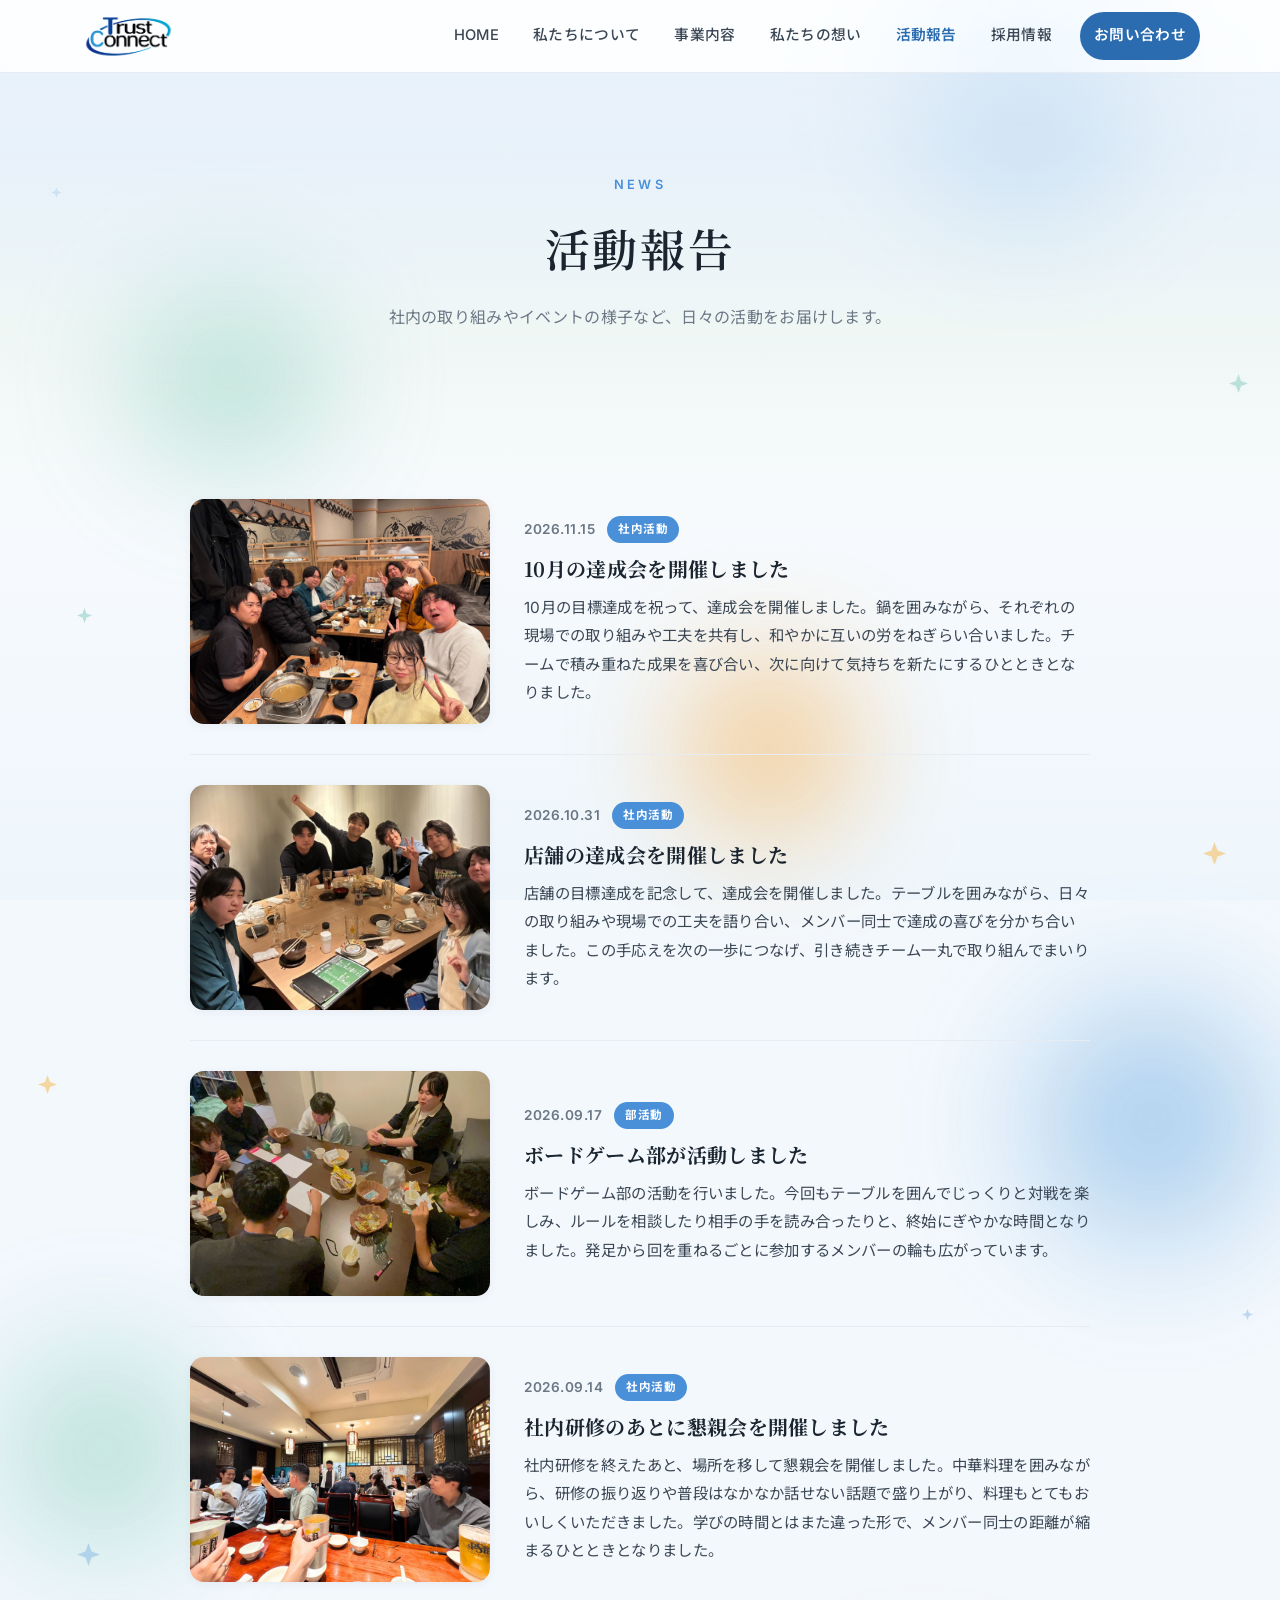
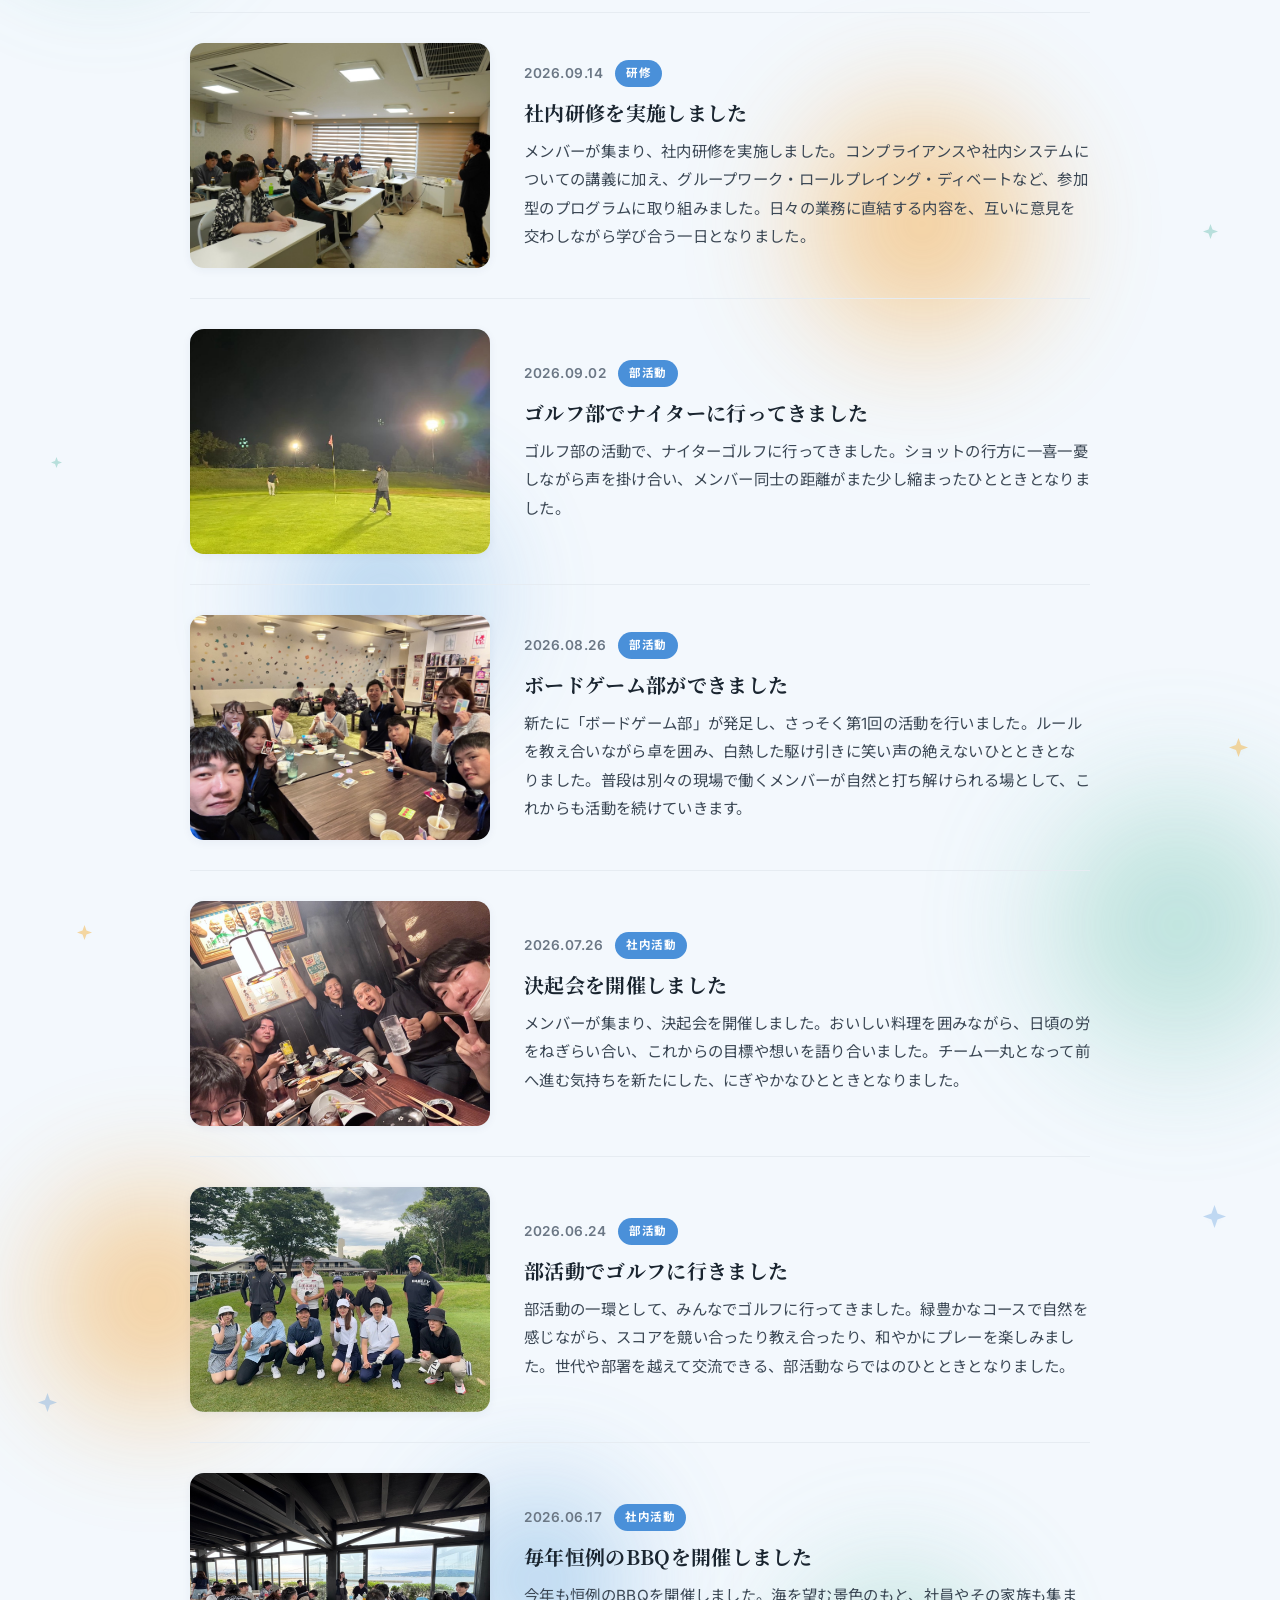
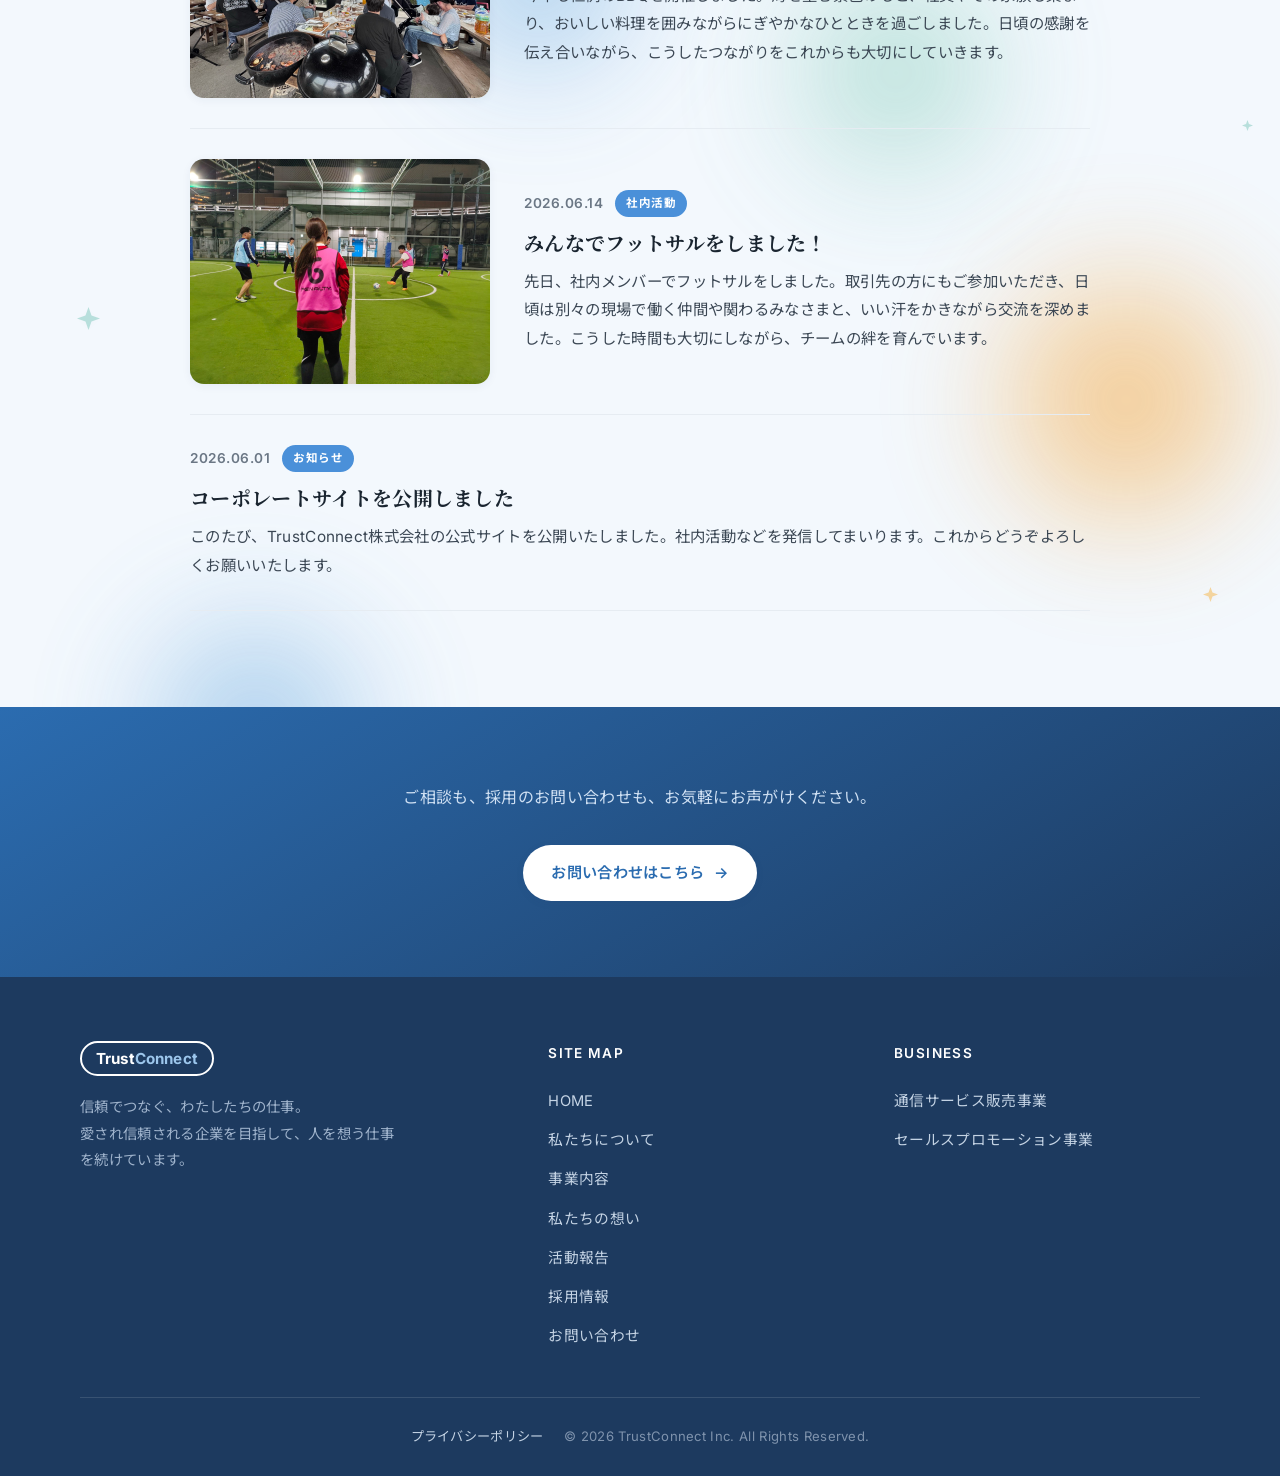
<file: news.html>
<!DOCTYPE html>
<html lang="ja">
<head>
<meta charset="UTF-8">
<meta name="viewport" content="width=device-width, initial-scale=1.0">
<title>活動報告｜TrustConnect株式会社</title>
<meta name="description" content="TrustConnect株式会社の活動報告・お知らせ。社内の取り組みやイベントの様子をお届けします。">
<link rel="canonical" href="https://trust-y107.github.io/trustconnect/news.html">
<meta property="og:title" content="活動報告｜TrustConnect株式会社">
<meta property="og:description" content="TrustConnect株式会社の活動報告・お知らせ。社内の取り組みやイベントの様子をお届けします。">
<meta property="og:type" content="website">
<meta property="og:url" content="https://trust-y107.github.io/trustconnect/news.html">
<meta property="og:site_name" content="TrustConnect株式会社">
<meta property="og:image" content="https://trust-y107.github.io/trustconnect/images/ogp.jpg">
<meta property="og:locale" content="ja_JP">
<meta name="twitter:card" content="summary_large_image">
<link rel="icon" href="https://trust-y107.github.io/trustconnect/favicon.ico" sizes="any">
<link rel="icon" type="image/png" href="https://trust-y107.github.io/trustconnect/images/favicon.png">
<link rel="apple-touch-icon" href="https://trust-y107.github.io/trustconnect/images/apple-touch-icon.png">
<link rel="preconnect" href="https://fonts.googleapis.com">
<link rel="preconnect" href="https://fonts.gstatic.com" crossorigin>
<link href="https://fonts.googleapis.com/css2?family=Inter:wght@400;500;600;700&family=Noto+Serif+JP:wght@500;600;700&family=Noto+Sans+JP:wght@400;500;700&display=swap" rel="stylesheet">
<link rel="stylesheet" href="css/style.css">
</head>
<body>

<header class="site-header">
  <div class="container nav">
    <a href="index.html" class="brand"><span class="brand-logo">Trust<span>Connect</span></span></a>
    <button class="nav-toggle" aria-label="メニュー"><span></span><span></span><span></span></button>
    <nav class="nav-menu">
      <a href="index.html">HOME</a>
      <a href="about.html">私たちについて</a>
      <a href="business.html">事業内容</a>
      <a href="vision.html">私たちの想い</a>
      <a href="news.html" class="is-active">活動報告</a>
      <a href="recruit.html">採用情報</a>
      <a href="contact.html" class="nav-cta">お問い合わせ</a>
    </nav>
  </div>
</header>

<section class="page-hero">
  <span class="blob blob-1"></span>
  <div class="container reveal">
    <span class="en">News</span>
    <h1>活動報告</h1>
    <p>社内の取り組みやイベントの様子など、日々の活動をお届けします。</p>
  </div>
</section>

<section class="section">
  <div class="container">
    <div class="news-list reveal">

      <!-- ============================================================
           ▼▼ 新しい投稿の追加方法 ▼▼
           下の「記入例」をコピーして、この行のすぐ下（一番上）に貼り付けてください。
           ・日付：datetime="2026-08-20"（半角）と、表示用の 2026.08.20 の2か所を書き換え
           ・カテゴリ：お知らせ／イベント／お客様の声 など自由
           ・写真：images/ に置いて src を書き換え。写真なしにする場合は
             <article class="news-item"> を <article class="news-item no-thumb"> にして
             <div class="news-thumb">…</div> の行を丸ごと削除

           ▼ 写真つきの記入例（このコメント内はサイトに表示されません）
           <article class="news-item">
             <div class="news-thumb"><img src="images/news-01.jpg" alt="イベントの様子"></div>
             <div class="news-body">
               <div class="news-meta"><time datetime="2026-08-01">2026.08.01</time><span class="news-cat">イベント</span></div>
               <h2>通信会社さまのイベント運営をお手伝いしました</h2>
               <p>先日開催されたイベントで、会場の設営・運営を担当いたしました。スタッフ一同、心を込めて対応しました。</p>
             </div>
           </article>
           ============================================================ -->

      <article class="news-item">
        <div class="news-thumb"><img src="images/news-achievement-10.jpg" alt="10月の達成会の様子"></div>
        <div class="news-body">
          <div class="news-meta"><time datetime="2026-11-15">2026.11.15</time><span class="news-cat">社内活動</span></div>
          <h2>10月の達成会を開催しました</h2>
          <p>10月の目標達成を祝って、達成会を開催しました。鍋を囲みながら、それぞれの現場での取り組みや工夫を共有し、和やかに互いの労をねぎらい合いました。チームで積み重ねた成果を喜び合い、次に向けて気持ちを新たにするひとときとなりました。</p>
        </div>
      </article>

      <article class="news-item">
        <div class="news-thumb"><img src="images/news-achievement.jpg" alt="店舗の達成会の様子"></div>
        <div class="news-body">
          <div class="news-meta"><time datetime="2026-10-31">2026.10.31</time><span class="news-cat">社内活動</span></div>
          <h2>店舗の達成会を開催しました</h2>
          <p>店舗の目標達成を記念して、達成会を開催しました。テーブルを囲みながら、日々の取り組みや現場での工夫を語り合い、メンバー同士で達成の喜びを分かち合いました。この手応えを次の一歩につなげ、引き続きチーム一丸で取り組んでまいります。</p>
        </div>
      </article>

      <article class="news-item">
        <div class="news-thumb"><img src="images/news-boardgame-02.jpg" alt="ボードゲーム部の活動の様子"></div>
        <div class="news-body">
          <div class="news-meta"><time datetime="2026-09-17">2026.09.17</time><span class="news-cat">部活動</span></div>
          <h2>ボードゲーム部が活動しました</h2>
          <p>ボードゲーム部の活動を行いました。今回もテーブルを囲んでじっくりと対戦を楽しみ、ルールを相談したり相手の手を読み合ったりと、終始にぎやかな時間となりました。発足から回を重ねるごとに参加するメンバーの輪も広がっています。</p>
        </div>
      </article>

      <article class="news-item">
        <div class="news-thumb"><img src="images/news-party.jpg" alt="懇親会の様子"></div>
        <div class="news-body">
          <div class="news-meta"><time datetime="2026-09-14">2026.09.14</time><span class="news-cat">社内活動</span></div>
          <h2>社内研修のあとに懇親会を開催しました</h2>
          <p>社内研修を終えたあと、場所を移して懇親会を開催しました。中華料理を囲みながら、研修の振り返りや普段はなかなか話せない話題で盛り上がり、料理もとてもおいしくいただきました。学びの時間とはまた違った形で、メンバー同士の距離が縮まるひとときとなりました。</p>
        </div>
      </article>

      <article class="news-item">
        <div class="news-thumb"><img src="images/news-training.jpg" alt="社内研修の様子"></div>
        <div class="news-body">
          <div class="news-meta"><time datetime="2026-09-14">2026.09.14</time><span class="news-cat">研修</span></div>
          <h2>社内研修を実施しました</h2>
          <p>メンバーが集まり、社内研修を実施しました。コンプライアンスや社内システムについての講義に加え、グループワーク・ロールプレイング・ディベートなど、参加型のプログラムに取り組みました。日々の業務に直結する内容を、互いに意見を交わしながら学び合う一日となりました。</p>
        </div>
      </article>

      <article class="news-item">
        <div class="news-thumb"><img src="images/news-golf-night.jpg" alt="ナイターゴルフの様子"></div>
        <div class="news-body">
          <div class="news-meta"><time datetime="2026-09-02">2026.09.02</time><span class="news-cat">部活動</span></div>
          <h2>ゴルフ部でナイターに行ってきました</h2>
          <p>ゴルフ部の活動で、ナイターゴルフに行ってきました。ショットの行方に一喜一憂しながら声を掛け合い、メンバー同士の距離がまた少し縮まったひとときとなりました。</p>
        </div>
      </article>

      <article class="news-item">
        <div class="news-thumb"><img src="images/news-boardgame.jpg" alt="ボードゲーム部の活動の様子"></div>
        <div class="news-body">
          <div class="news-meta"><time datetime="2026-08-26">2026.08.26</time><span class="news-cat">部活動</span></div>
          <h2>ボードゲーム部ができました</h2>
          <p>新たに「ボードゲーム部」が発足し、さっそく第1回の活動を行いました。ルールを教え合いながら卓を囲み、白熱した駆け引きに笑い声の絶えないひとときとなりました。普段は別々の現場で働くメンバーが自然と打ち解けられる場として、これからも活動を続けていきます。</p>
        </div>
      </article>

      <article class="news-item">
        <div class="news-thumb"><img src="images/news-kickoff.jpg" alt="決起会の様子"></div>
        <div class="news-body">
          <div class="news-meta"><time datetime="2026-07-26">2026.07.26</time><span class="news-cat">社内活動</span></div>
          <h2>決起会を開催しました</h2>
          <p>メンバーが集まり、決起会を開催しました。おいしい料理を囲みながら、日頃の労をねぎらい合い、これからの目標や想いを語り合いました。チーム一丸となって前へ進む気持ちを新たにした、にぎやかなひとときとなりました。</p>
        </div>
      </article>

      <article class="news-item">
        <div class="news-thumb"><img src="images/news-golf.jpg" alt="ゴルフ部活動の様子"></div>
        <div class="news-body">
          <div class="news-meta"><time datetime="2026-06-24">2026.06.24</time><span class="news-cat">部活動</span></div>
          <h2>部活動でゴルフに行きました</h2>
          <p>部活動の一環として、みんなでゴルフに行ってきました。緑豊かなコースで自然を感じながら、スコアを競い合ったり教え合ったり、和やかにプレーを楽しみました。世代や部署を越えて交流できる、部活動ならではのひとときとなりました。</p>
        </div>
      </article>

      <article class="news-item">
        <div class="news-thumb"><img src="images/news-bbq.jpg" alt="毎年恒例のBBQの様子"></div>
        <div class="news-body">
          <div class="news-meta"><time datetime="2026-06-17">2026.06.17</time><span class="news-cat">社内活動</span></div>
          <h2>毎年恒例のBBQを開催しました</h2>
          <p>今年も恒例のBBQを開催しました。海を望む景色のもと、社員やその家族も集まり、おいしい料理を囲みながらにぎやかなひとときを過ごしました。日頃の感謝を伝え合いながら、こうしたつながりをこれからも大切にしていきます。</p>
        </div>
      </article>

      <article class="news-item">
        <div class="news-thumb"><img src="images/news-futsal.jpg" alt="社内フットサルの様子"></div>
        <div class="news-body">
          <div class="news-meta"><time datetime="2026-06-14">2026.06.14</time><span class="news-cat">社内活動</span></div>
          <h2>みんなでフットサルをしました！</h2>
          <p>先日、社内メンバーでフットサルをしました。取引先の方にもご参加いただき、日頃は別々の現場で働く仲間や関わるみなさまと、いい汗をかきながら交流を深めました。こうした時間も大切にしながら、チームの絆を育んでいます。</p>
        </div>
      </article>

      <article class="news-item no-thumb">
        <div class="news-body">
          <div class="news-meta"><time datetime="2026-06-01">2026.06.01</time><span class="news-cat">お知らせ</span></div>
          <h2>コーポレートサイトを公開しました</h2>
          <p>このたび、TrustConnect株式会社の公式サイトを公開いたしました。社内活動などを発信してまいります。これからどうぞよろしくお願いいたします。</p>
        </div>
      </article>

    </div>
  </div>
</section>

<section class="cta-band">
  <div class="container reveal">
    <p>ご相談も、採用のお問い合わせも、お気軽にお声がけください。</p>
    <a href="contact.html" class="btn btn-primary btn-arrow">お問い合わせはこちら</a>
  </div>
</section>

<footer class="site-footer">
  <div class="container">
    <div class="footer-grid">
      <div class="footer-brand">
        <span class="brand-logo">Trust<span>Connect</span></span>
        <p>信頼でつなぐ、わたしたちの仕事。<br>愛され信頼される企業を目指して、人を想う仕事を続けています。</p>
      </div>
      <div class="footer-col">
        <h4>SITE MAP</h4>
        <a href="index.html">HOME</a>
        <a href="about.html">私たちについて</a>
        <a href="business.html">事業内容</a>
        <a href="vision.html">私たちの想い</a>
        <a href="news.html">活動報告</a>
        <a href="recruit.html">採用情報</a>
        <a href="contact.html">お問い合わせ</a>
      </div>
      <div class="footer-col">
        <h4>BUSINESS</h4>
        <a href="business.html">通信サービス販売事業</a>
        <a href="business.html">セールスプロモーション事業</a>
      </div>
    </div>
    <div class="footer-bottom">
      <a href="privacy.html" class="footer-legal-link">プライバシーポリシー</a>
      © 2026 TrustConnect Inc. All Rights Reserved.
    </div>
  </div>
</footer>

<script src="js/main.js"></script>
</body>
</html>
</file>
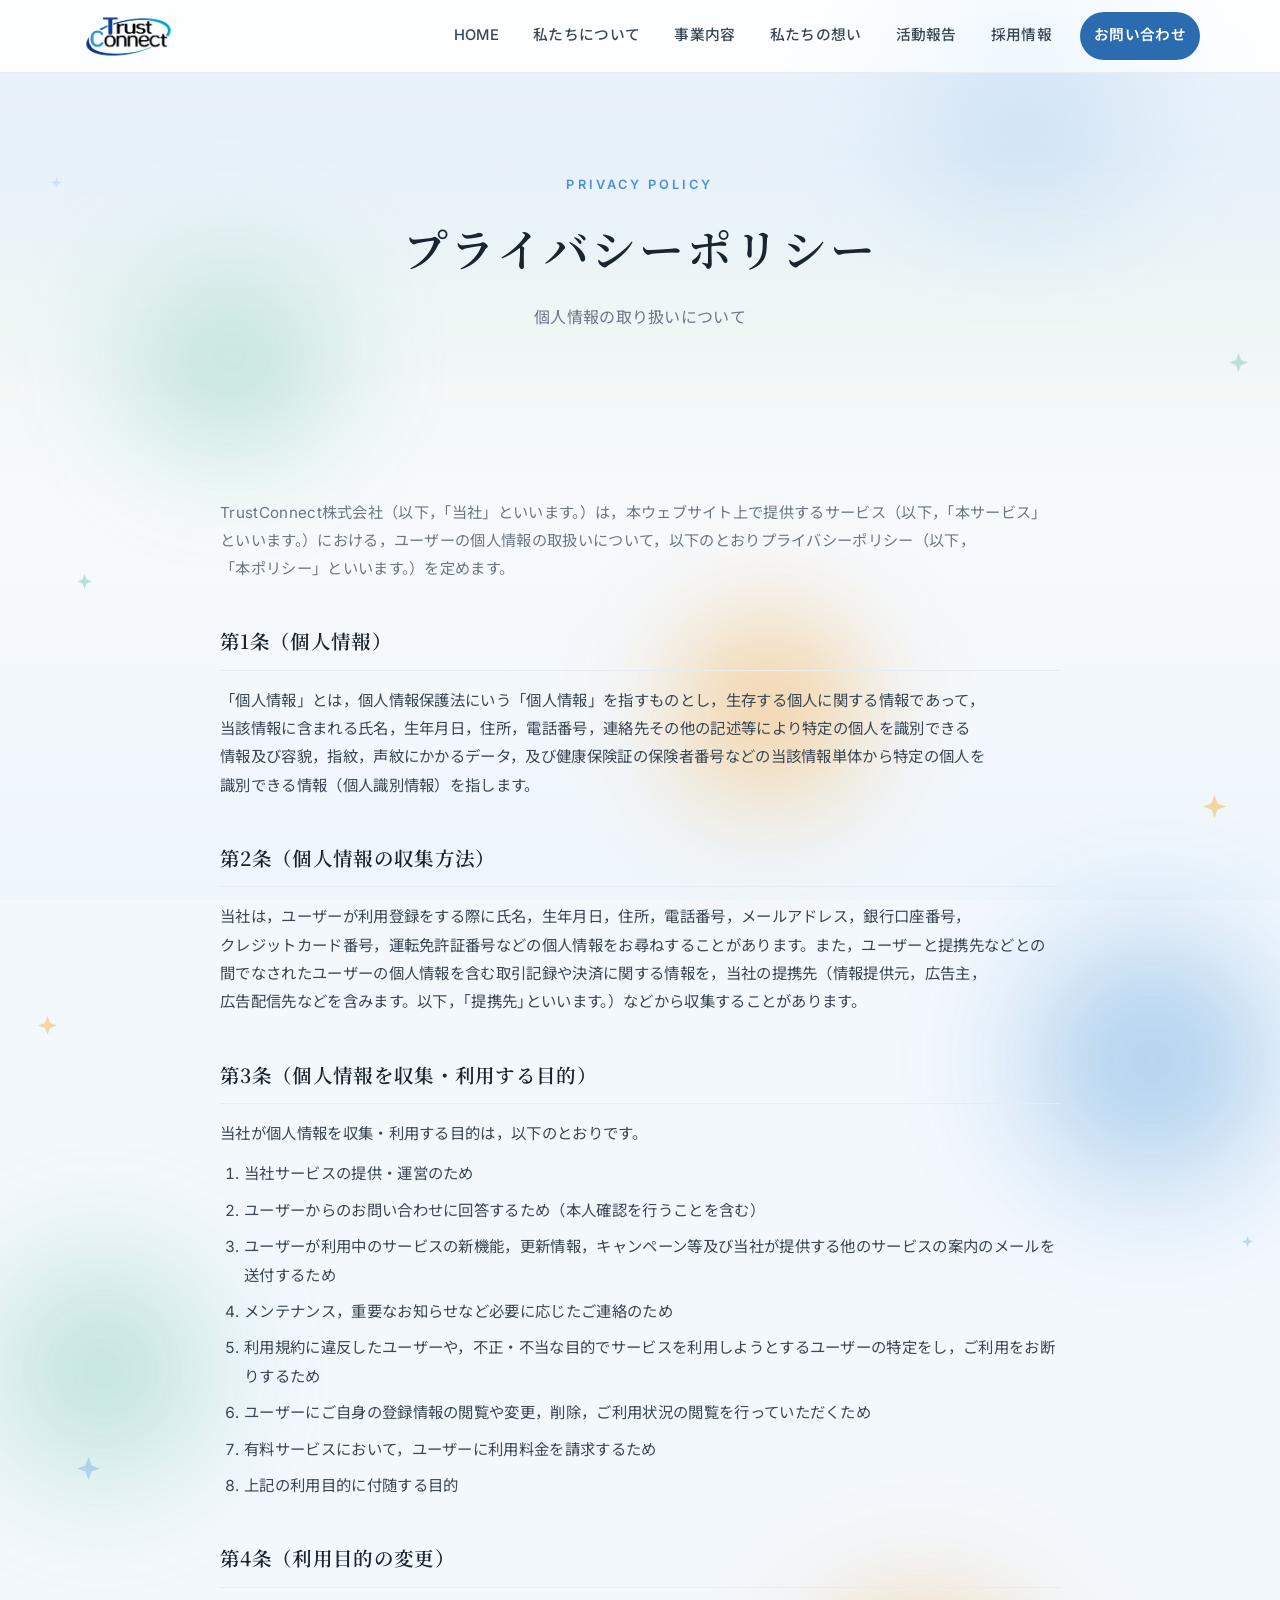
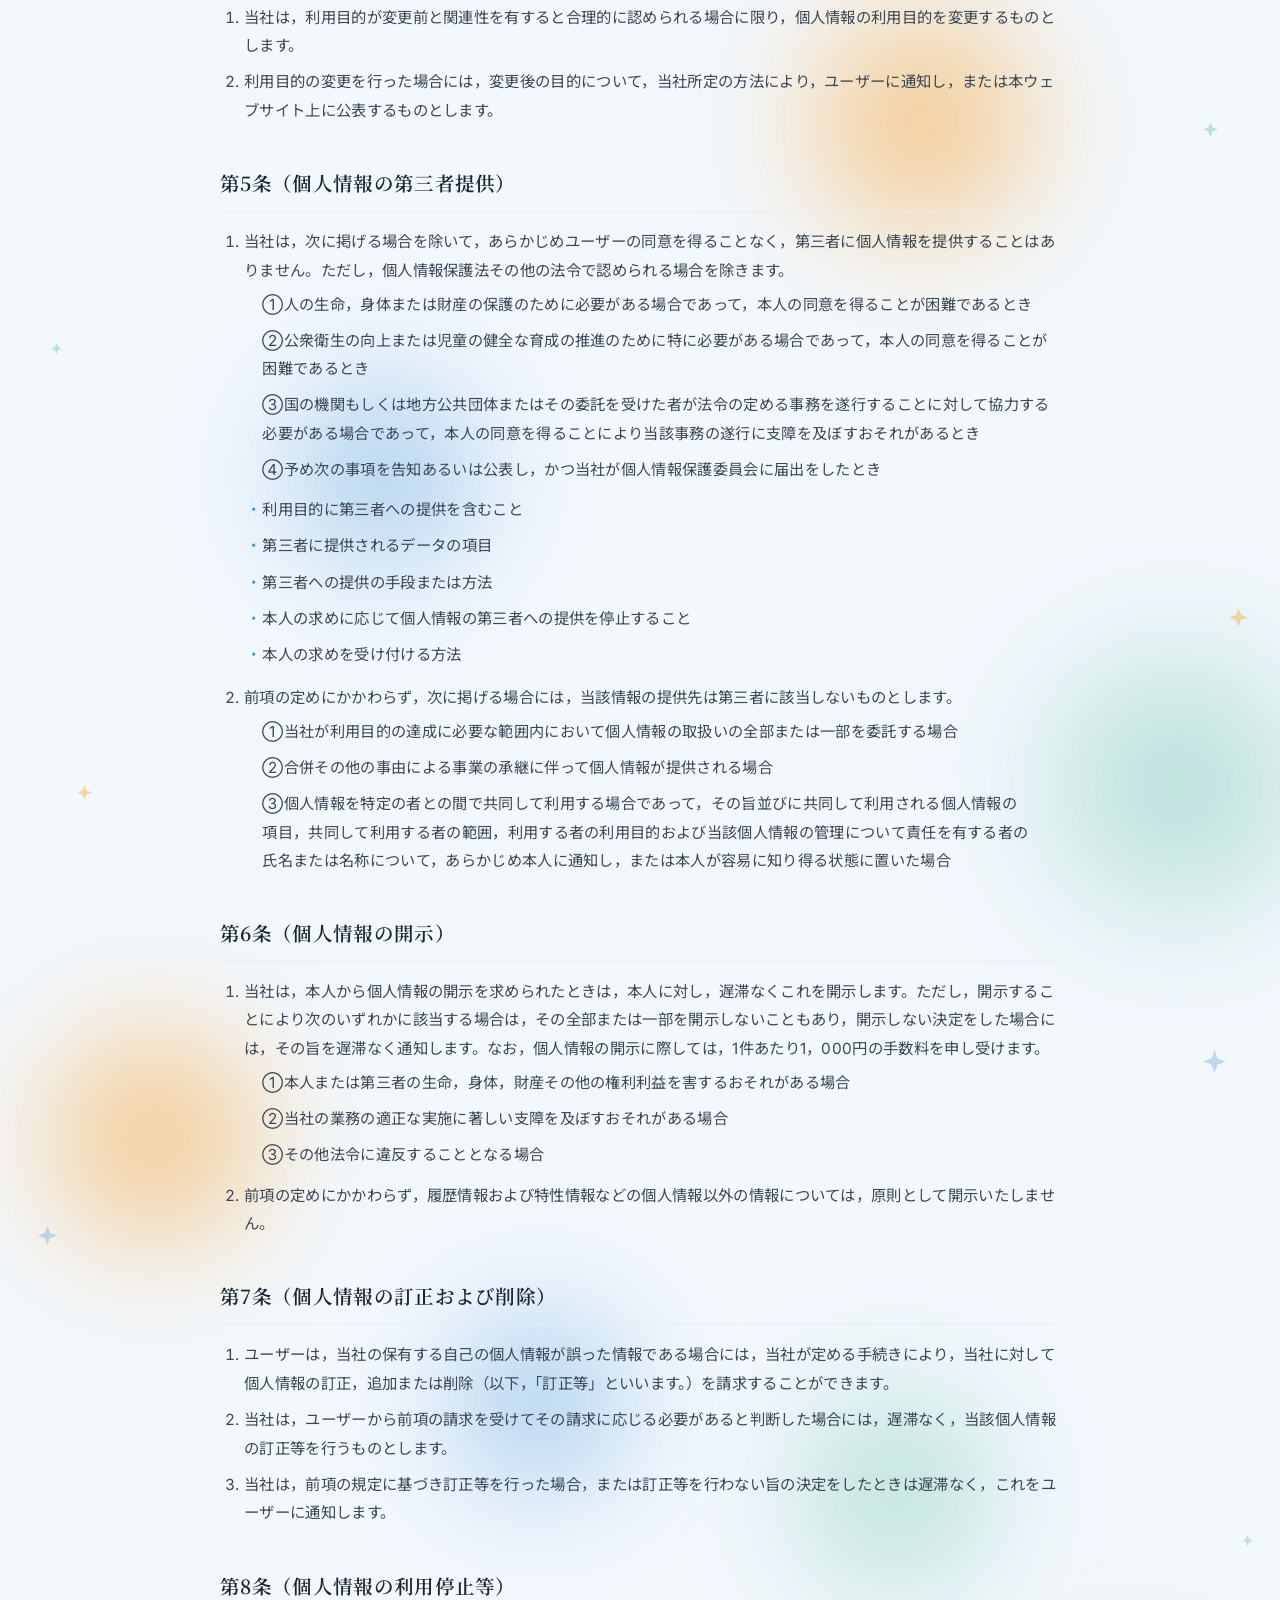
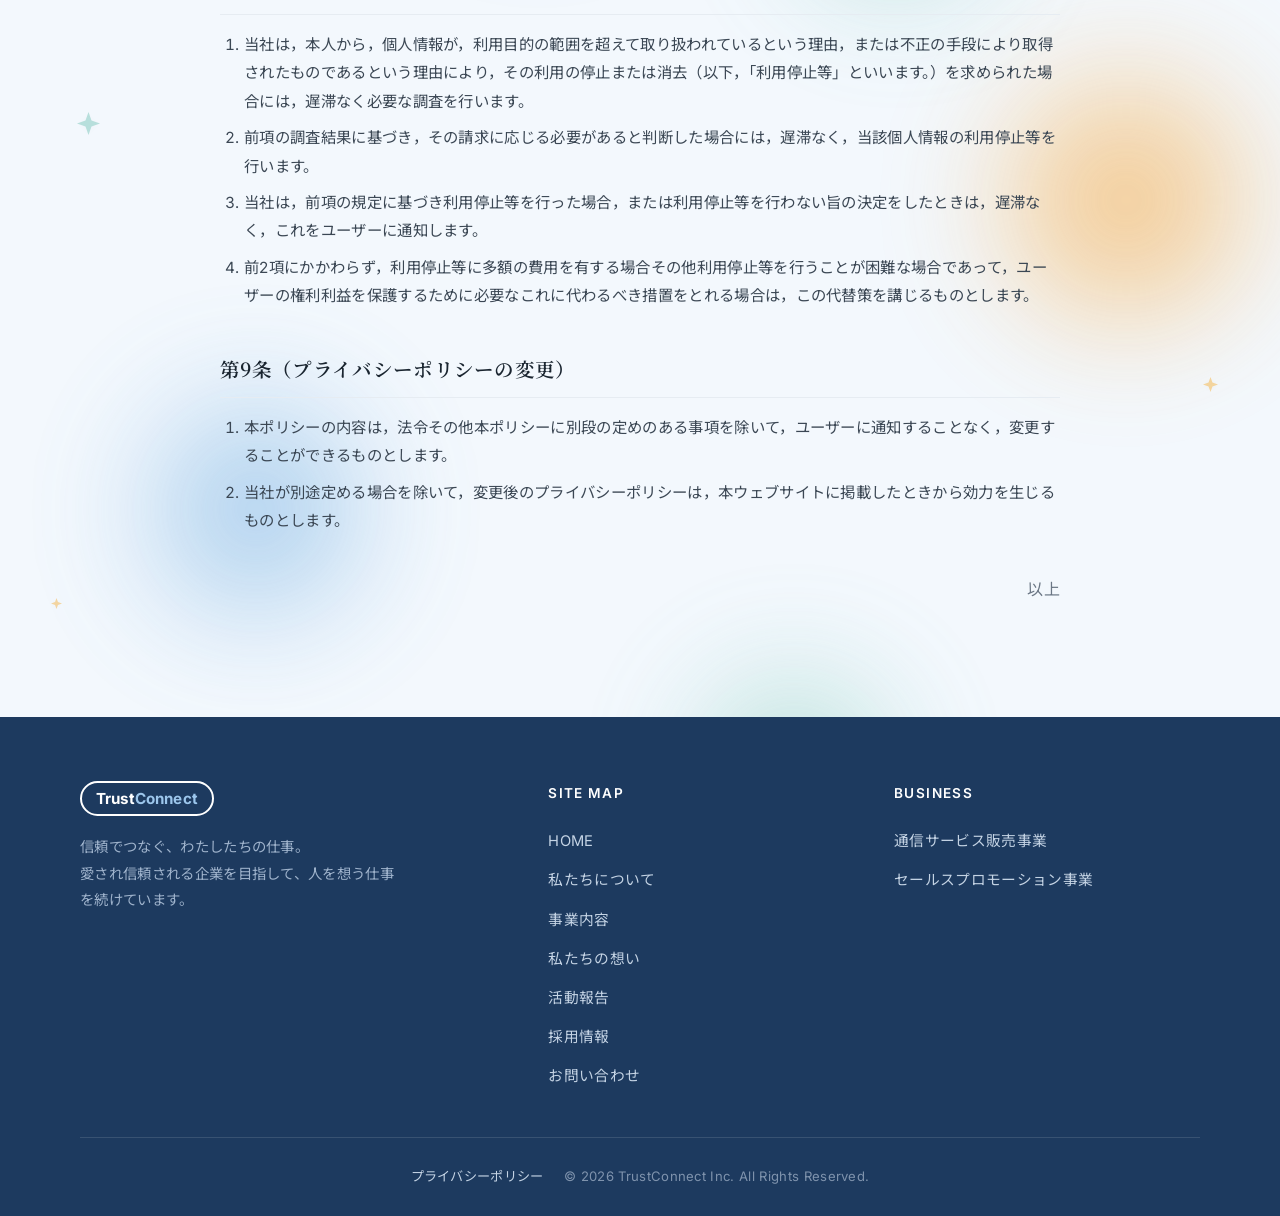
<file: privacy.html>
<!DOCTYPE html>
<html lang="ja">
<head>
<meta charset="UTF-8">
<meta name="viewport" content="width=device-width, initial-scale=1.0">
<title>プライバシーポリシー｜TrustConnect株式会社</title>
<meta name="description" content="TrustConnect株式会社のプライバシーポリシー（個人情報の取り扱いについて）。">
<link rel="canonical" href="https://trust-y107.github.io/trustconnect/privacy.html">
<meta property="og:title" content="プライバシーポリシー｜TrustConnect株式会社">
<meta property="og:description" content="TrustConnect株式会社のプライバシーポリシー（個人情報の取り扱いについて）。">
<meta property="og:type" content="website">
<meta property="og:url" content="https://trust-y107.github.io/trustconnect/privacy.html">
<meta property="og:site_name" content="TrustConnect株式会社">
<meta property="og:image" content="https://trust-y107.github.io/trustconnect/images/ogp.jpg">
<meta property="og:locale" content="ja_JP">
<meta name="twitter:card" content="summary_large_image">
<link rel="icon" href="https://trust-y107.github.io/trustconnect/favicon.ico" sizes="any">
<link rel="icon" type="image/png" href="https://trust-y107.github.io/trustconnect/images/favicon.png">
<link rel="apple-touch-icon" href="https://trust-y107.github.io/trustconnect/images/apple-touch-icon.png">
<link rel="preconnect" href="https://fonts.googleapis.com">
<link rel="preconnect" href="https://fonts.gstatic.com" crossorigin>
<link href="https://fonts.googleapis.com/css2?family=Inter:wght@400;500;600;700&family=Noto+Serif+JP:wght@500;600;700&family=Noto+Sans+JP:wght@400;500;700&display=swap" rel="stylesheet">
<link rel="stylesheet" href="css/style.css">
</head>
<body>

<header class="site-header">
  <div class="container nav">
    <a href="index.html" class="brand"><span class="brand-logo">Trust<span>Connect</span></span></a>
    <button class="nav-toggle" aria-label="メニュー"><span></span><span></span><span></span></button>
    <nav class="nav-menu">
      <a href="index.html">HOME</a>
      <a href="about.html">私たちについて</a>
      <a href="business.html">事業内容</a>
      <a href="vision.html">私たちの想い</a>
      <a href="news.html">活動報告</a>
      <a href="recruit.html">採用情報</a>
      <a href="contact.html" class="nav-cta">お問い合わせ</a>
    </nav>
  </div>
</header>

<section class="page-hero">
  <div class="container reveal">
    <span class="en">Privacy Policy</span>
    <h1>プライバシーポリシー</h1>
    <p>個人情報の取り扱いについて</p>
  </div>
</section>

<section class="section">
  <div class="container">
    <div class="legal reveal">

      <p class="legal-intro">TrustConnect株式会社（以下，「当社」といいます。）は，本ウェブサイト上で提供するサービス（以下，「本サービス」といいます。）における，ユーザーの個人情報の取扱いについて，以下のとおりプライバシーポリシー（以下，「本ポリシー」といいます。）を定めます。</p>

      <div class="legal-article">
        <h2>第1条（個人情報）</h2>
        <p>「個人情報」とは，個人情報保護法にいう「個人情報」を指すものとし，生存する個人に関する情報であって，当該情報に含まれる氏名，生年月日，住所，電話番号，連絡先その他の記述等により特定の個人を識別できる情報及び容貌，指紋，声紋にかかるデータ，及び健康保険証の保険者番号などの当該情報単体から特定の個人を識別できる情報（個人識別情報）を指します。</p>
      </div>

      <div class="legal-article">
        <h2>第2条（個人情報の収集方法）</h2>
        <p>当社は，ユーザーが利用登録をする際に氏名，生年月日，住所，電話番号，メールアドレス，銀行口座番号，クレジットカード番号，運転免許証番号などの個人情報をお尋ねすることがあります。また，ユーザーと提携先などとの間でなされたユーザーの個人情報を含む取引記録や決済に関する情報を，当社の提携先（情報提供元，広告主，広告配信先などを含みます。以下，｢提携先｣といいます。）などから収集することがあります。</p>
      </div>

      <div class="legal-article">
        <h2>第3条（個人情報を収集・利用する目的）</h2>
        <p>当社が個人情報を収集・利用する目的は，以下のとおりです。</p>
        <ol>
          <li>当社サービスの提供・運営のため</li>
          <li>ユーザーからのお問い合わせに回答するため（本人確認を行うことを含む）</li>
          <li>ユーザーが利用中のサービスの新機能，更新情報，キャンペーン等及び当社が提供する他のサービスの案内のメールを送付するため</li>
          <li>メンテナンス，重要なお知らせなど必要に応じたご連絡のため</li>
          <li>利用規約に違反したユーザーや，不正・不当な目的でサービスを利用しようとするユーザーの特定をし，ご利用をお断りするため</li>
          <li>ユーザーにご自身の登録情報の閲覧や変更，削除，ご利用状況の閲覧を行っていただくため</li>
          <li>有料サービスにおいて，ユーザーに利用料金を請求するため</li>
          <li>上記の利用目的に付随する目的</li>
        </ol>
      </div>

      <div class="legal-article">
        <h2>第4条（利用目的の変更）</h2>
        <ol>
          <li>当社は，利用目的が変更前と関連性を有すると合理的に認められる場合に限り，個人情報の利用目的を変更するものとします。</li>
          <li>利用目的の変更を行った場合には，変更後の目的について，当社所定の方法により，ユーザーに通知し，または本ウェブサイト上に公表するものとします。</li>
        </ol>
      </div>

      <div class="legal-article">
        <h2>第5条（個人情報の第三者提供）</h2>
        <ol>
          <li>当社は，次に掲げる場合を除いて，あらかじめユーザーの同意を得ることなく，第三者に個人情報を提供することはありません。ただし，個人情報保護法その他の法令で認められる場合を除きます。
            <div class="sub">
              <p>①人の生命，身体または財産の保護のために必要がある場合であって，本人の同意を得ることが困難であるとき</p>
              <p>②公衆衛生の向上または児童の健全な育成の推進のために特に必要がある場合であって，本人の同意を得ることが困難であるとき</p>
              <p>③国の機関もしくは地方公共団体またはその委託を受けた者が法令の定める事務を遂行することに対して協力する必要がある場合であって，本人の同意を得ることにより当該事務の遂行に支障を及ぼすおそれがあるとき</p>
              <p>④予め次の事項を告知あるいは公表し，かつ当社が個人情報保護委員会に届出をしたとき</p>
            </div>
            <ul>
              <li>利用目的に第三者への提供を含むこと</li>
              <li>第三者に提供されるデータの項目</li>
              <li>第三者への提供の手段または方法</li>
              <li>本人の求めに応じて個人情報の第三者への提供を停止すること</li>
              <li>本人の求めを受け付ける方法</li>
            </ul>
          </li>
          <li>前項の定めにかかわらず，次に掲げる場合には，当該情報の提供先は第三者に該当しないものとします。
            <div class="sub">
              <p>①当社が利用目的の達成に必要な範囲内において個人情報の取扱いの全部または一部を委託する場合</p>
              <p>②合併その他の事由による事業の承継に伴って個人情報が提供される場合</p>
              <p>③個人情報を特定の者との間で共同して利用する場合であって，その旨並びに共同して利用される個人情報の項目，共同して利用する者の範囲，利用する者の利用目的および当該個人情報の管理について責任を有する者の氏名または名称について，あらかじめ本人に通知し，または本人が容易に知り得る状態に置いた場合</p>
            </div>
          </li>
        </ol>
      </div>

      <div class="legal-article">
        <h2>第6条（個人情報の開示）</h2>
        <ol>
          <li>当社は，本人から個人情報の開示を求められたときは，本人に対し，遅滞なくこれを開示します。ただし，開示することにより次のいずれかに該当する場合は，その全部または一部を開示しないこともあり，開示しない決定をした場合には，その旨を遅滞なく通知します。なお，個人情報の開示に際しては，1件あたり1，000円の手数料を申し受けます。
            <div class="sub">
              <p>①本人または第三者の生命，身体，財産その他の権利利益を害するおそれがある場合</p>
              <p>②当社の業務の適正な実施に著しい支障を及ぼすおそれがある場合</p>
              <p>③その他法令に違反することとなる場合</p>
            </div>
          </li>
          <li>前項の定めにかかわらず，履歴情報および特性情報などの個人情報以外の情報については，原則として開示いたしません。</li>
        </ol>
      </div>

      <div class="legal-article">
        <h2>第7条（個人情報の訂正および削除）</h2>
        <ol>
          <li>ユーザーは，当社の保有する自己の個人情報が誤った情報である場合には，当社が定める手続きにより，当社に対して個人情報の訂正，追加または削除（以下，「訂正等」といいます。）を請求することができます。</li>
          <li>当社は，ユーザーから前項の請求を受けてその請求に応じる必要があると判断した場合には，遅滞なく，当該個人情報の訂正等を行うものとします。</li>
          <li>当社は，前項の規定に基づき訂正等を行った場合，または訂正等を行わない旨の決定をしたときは遅滞なく，これをユーザーに通知します。</li>
        </ol>
      </div>

      <div class="legal-article">
        <h2>第8条（個人情報の利用停止等）</h2>
        <ol>
          <li>当社は，本人から，個人情報が，利用目的の範囲を超えて取り扱われているという理由，または不正の手段により取得されたものであるという理由により，その利用の停止または消去（以下，「利用停止等」といいます。）を求められた場合には，遅滞なく必要な調査を行います。</li>
          <li>前項の調査結果に基づき，その請求に応じる必要があると判断した場合には，遅滞なく，当該個人情報の利用停止等を行います。</li>
          <li>当社は，前項の規定に基づき利用停止等を行った場合，または利用停止等を行わない旨の決定をしたときは，遅滞なく，これをユーザーに通知します。</li>
          <li>前2項にかかわらず，利用停止等に多額の費用を有する場合その他利用停止等を行うことが困難な場合であって，ユーザーの権利利益を保護するために必要なこれに代わるべき措置をとれる場合は，この代替策を講じるものとします。</li>
        </ol>
      </div>

      <div class="legal-article">
        <h2>第9条（プライバシーポリシーの変更）</h2>
        <ol>
          <li>本ポリシーの内容は，法令その他本ポリシーに別段の定めのある事項を除いて，ユーザーに通知することなく，変更することができるものとします。</li>
          <li>当社が別途定める場合を除いて，変更後のプライバシーポリシーは，本ウェブサイトに掲載したときから効力を生じるものとします。</li>
        </ol>
      </div>

      <p class="legal-end">以上</p>

    </div>
  </div>
</section>

<footer class="site-footer">
  <div class="container">
    <div class="footer-grid">
      <div class="footer-brand">
        <span class="brand-logo">Trust<span>Connect</span></span>
        <p>信頼でつなぐ、わたしたちの仕事。<br>愛され信頼される企業を目指して、人を想う仕事を続けています。</p>
      </div>
      <div class="footer-col">
        <h4>SITE MAP</h4>
        <a href="index.html">HOME</a>
        <a href="about.html">私たちについて</a>
        <a href="business.html">事業内容</a>
        <a href="vision.html">私たちの想い</a>
        <a href="news.html">活動報告</a>
        <a href="recruit.html">採用情報</a>
        <a href="contact.html">お問い合わせ</a>
      </div>
      <div class="footer-col">
        <h4>BUSINESS</h4>
        <a href="business.html">通信サービス販売事業</a>
        <a href="business.html">セールスプロモーション事業</a>
      </div>
    </div>
    <div class="footer-bottom">
      <a href="privacy.html" class="footer-legal-link">プライバシーポリシー</a>
      © 2026 TrustConnect Inc. All Rights Reserved.
    </div>
  </div>
</footer>

<script src="js/main.js"></script>
</body>
</html>
</file>
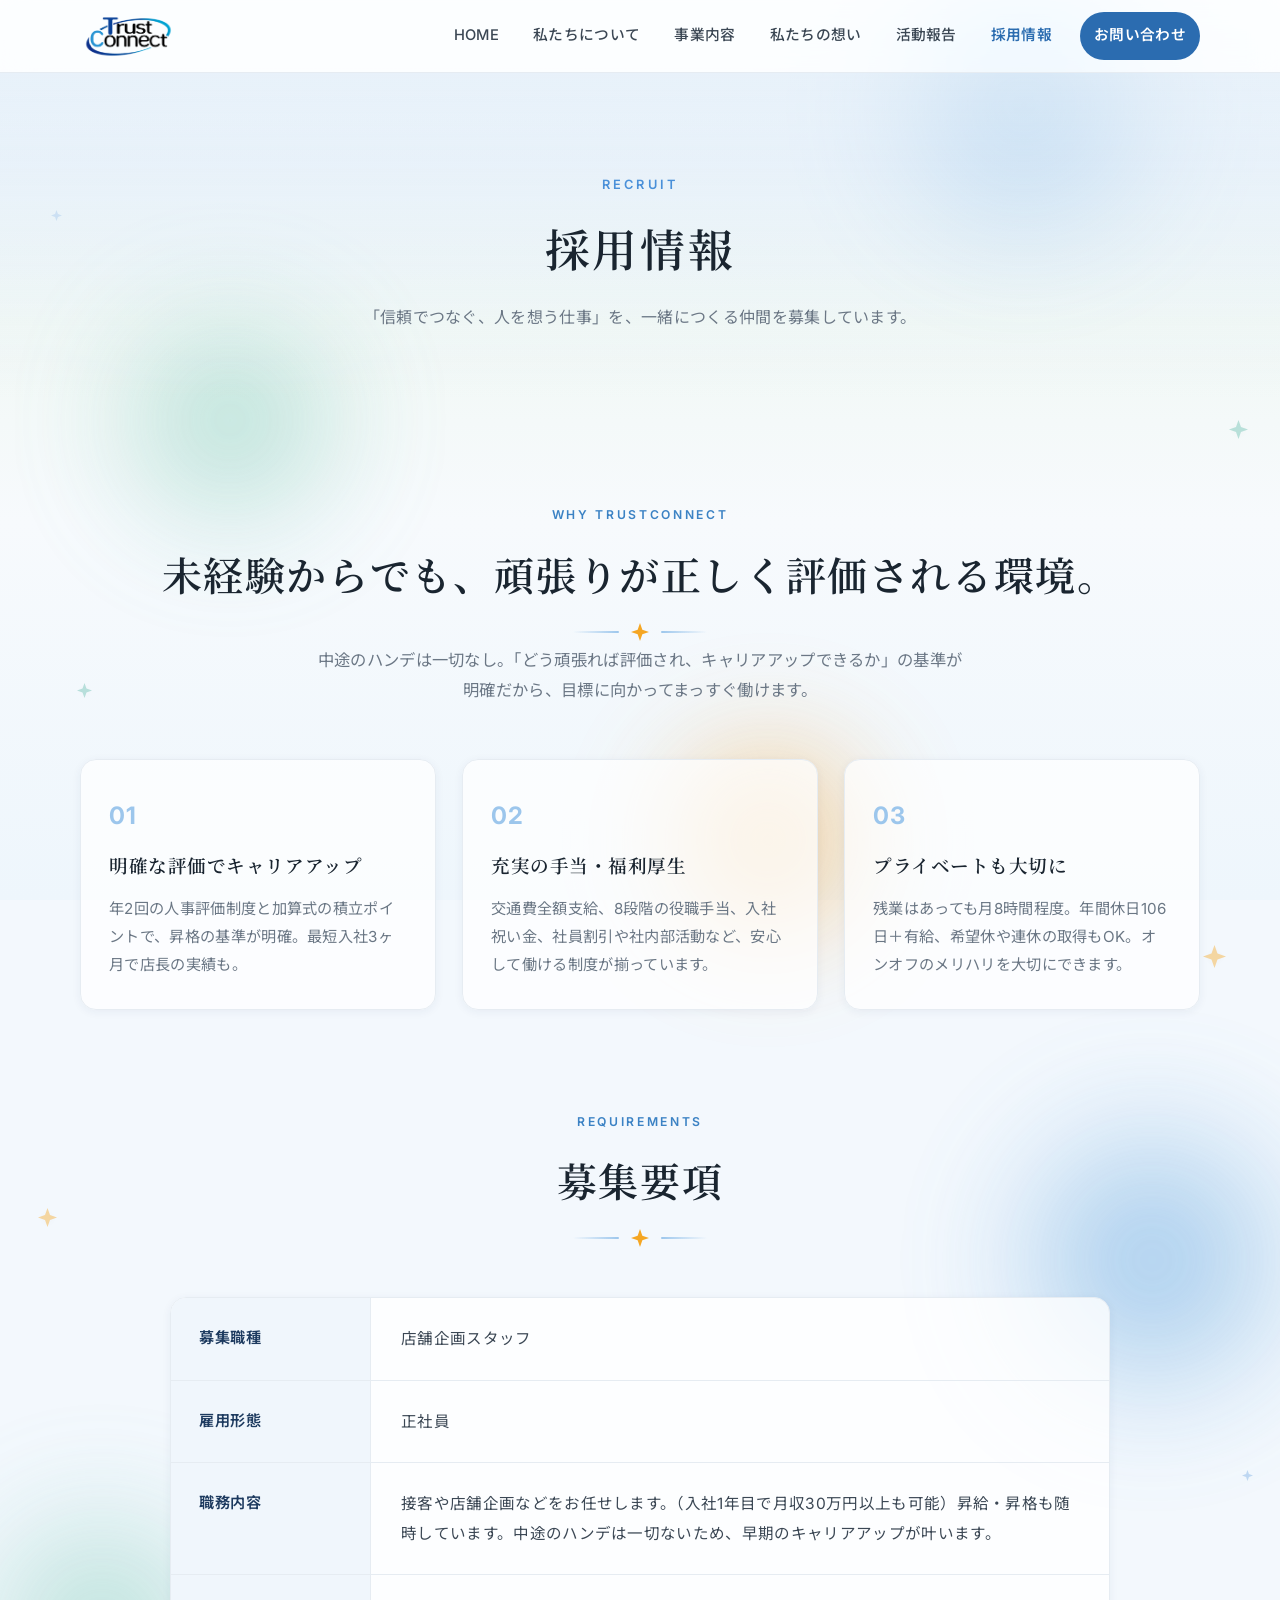
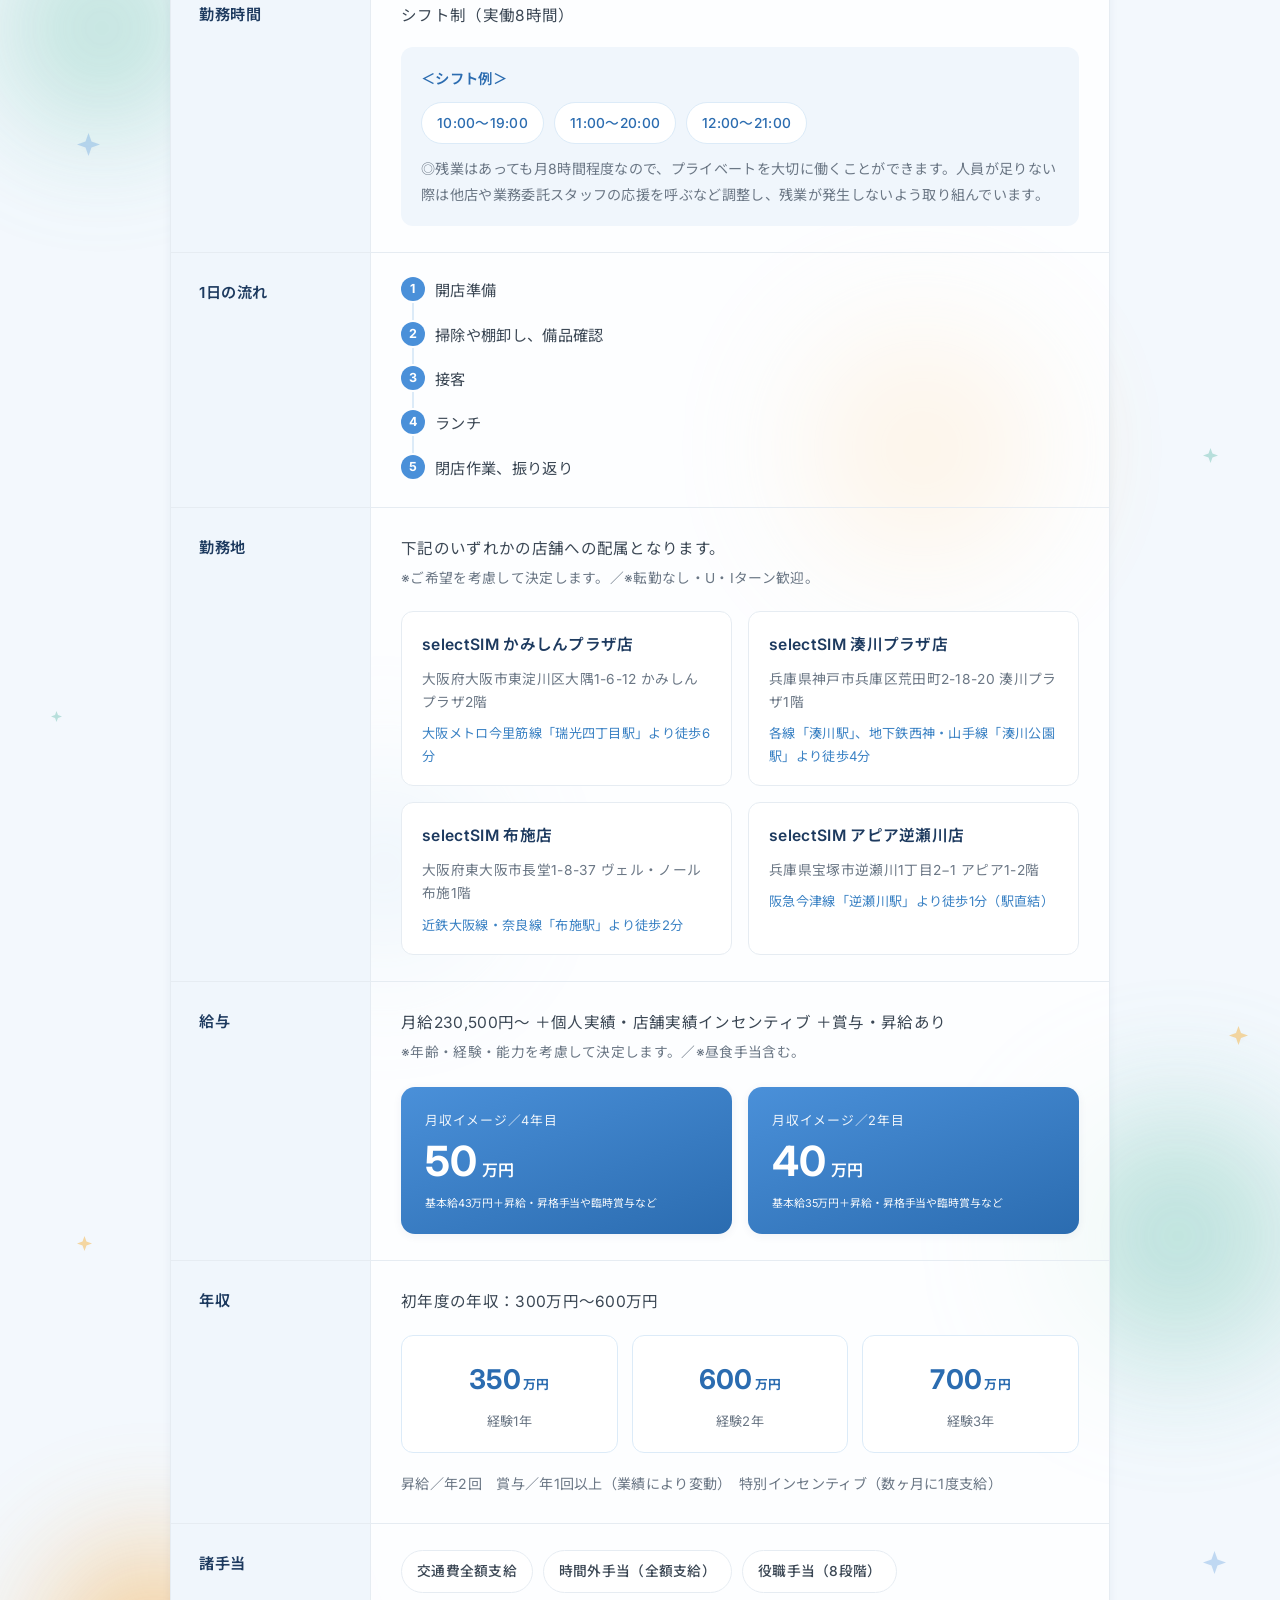
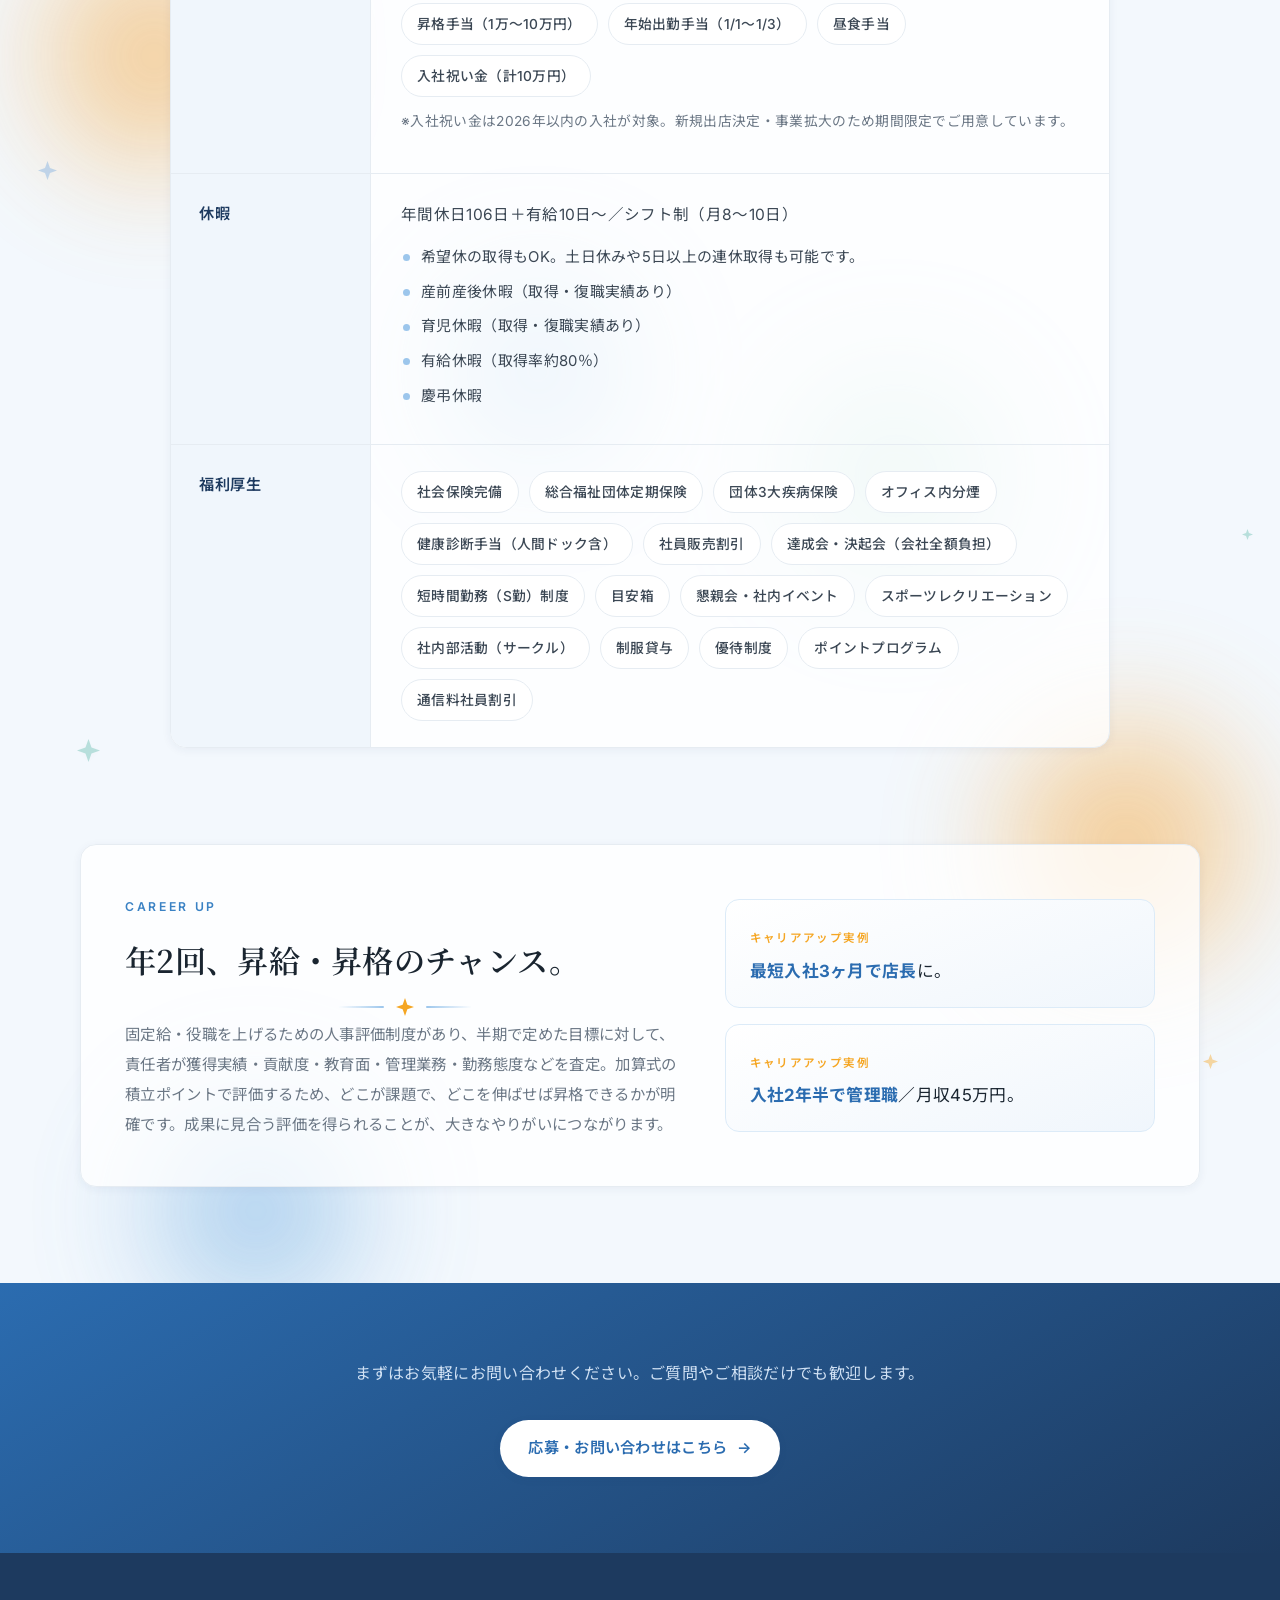
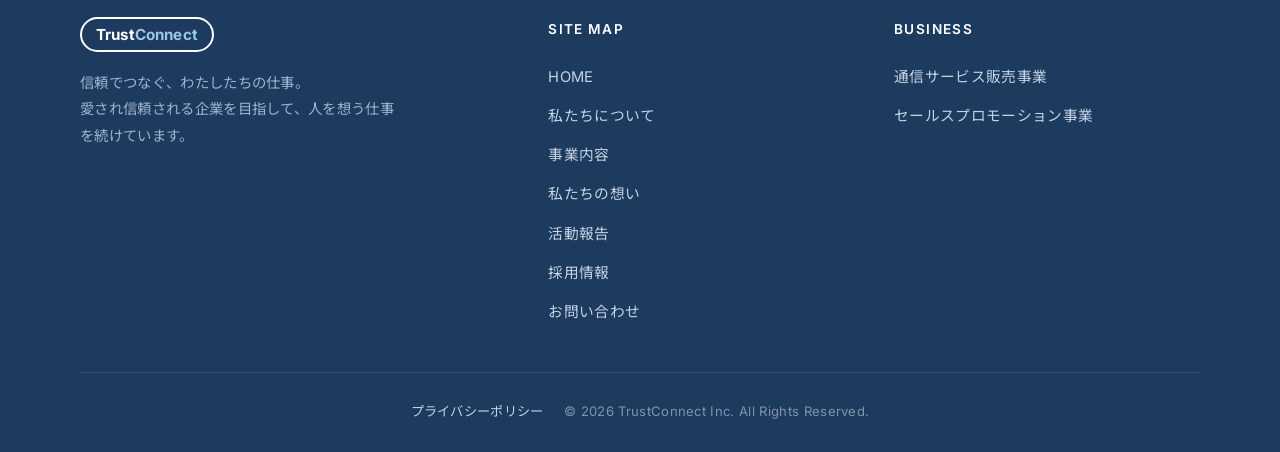
<file: recruit.html>
<!DOCTYPE html>
<html lang="ja">
<head>
<meta charset="UTF-8">
<meta name="viewport" content="width=device-width, initial-scale=1.0">
<title>採用情報｜TrustConnect株式会社</title>
<meta name="description" content="TrustConnect株式会社の採用情報。店舗企画スタッフ（正社員）を募集しています。未経験からのキャリアアップ、充実した手当・福利厚生、働きやすい環境が整っています。">
<link rel="canonical" href="https://trust-y107.github.io/trustconnect/recruit.html">
<meta property="og:title" content="採用情報｜TrustConnect株式会社">
<meta property="og:description" content="TrustConnect株式会社の採用情報。店舗企画スタッフ（正社員）を募集しています。未経験からのキャリアアップ、充実した手当・福利厚生、働きやすい環境が整っています。">
<meta property="og:type" content="website">
<meta property="og:url" content="https://trust-y107.github.io/trustconnect/recruit.html">
<meta property="og:site_name" content="TrustConnect株式会社">
<meta property="og:image" content="https://trust-y107.github.io/trustconnect/images/ogp.jpg">
<meta property="og:locale" content="ja_JP">
<meta name="twitter:card" content="summary_large_image">
<link rel="icon" href="https://trust-y107.github.io/trustconnect/favicon.ico" sizes="any">
<link rel="icon" type="image/png" href="https://trust-y107.github.io/trustconnect/images/favicon.png">
<link rel="apple-touch-icon" href="https://trust-y107.github.io/trustconnect/images/apple-touch-icon.png">
<link rel="preconnect" href="https://fonts.googleapis.com">
<link rel="preconnect" href="https://fonts.gstatic.com" crossorigin>
<link href="https://fonts.googleapis.com/css2?family=Inter:wght@400;500;600;700&family=Noto+Serif+JP:wght@500;600;700&family=Noto+Sans+JP:wght@400;500;700&display=swap" rel="stylesheet">
<link rel="stylesheet" href="css/style.css">
</head>
<body>

<header class="site-header">
  <div class="container nav">
    <a href="index.html" class="brand"><span class="brand-logo">Trust<span>Connect</span></span></a>
    <button class="nav-toggle" aria-label="メニュー"><span></span><span></span><span></span></button>
    <nav class="nav-menu">
      <a href="index.html">HOME</a>
      <a href="about.html">私たちについて</a>
      <a href="business.html">事業内容</a>
      <a href="vision.html">私たちの想い</a>
      <a href="news.html">活動報告</a>
      <a href="recruit.html" class="is-active">採用情報</a>
      <a href="contact.html" class="nav-cta">お問い合わせ</a>
    </nav>
  </div>
</header>

<section class="page-hero">
  <span class="blob blob-1"></span>
  <div class="container reveal">
    <span class="en">Recruit</span>
    <h1>採用情報</h1>
    <p>「信頼でつなぐ、人を想う仕事」を、一緒につくる仲間を募集しています。</p>
  </div>
</section>

<!-- ▼ 魅力ポイント -->
<section class="section">
  <div class="container">
    <div class="center reveal">
      <span class="eyebrow">Why TrustConnect</span>
      <h2 class="section-title">未経験からでも、頑張りが正しく評価される環境。</h2>
      <p class="section-lead">中途のハンデは一切なし。「どう頑張れば評価され、キャリアアップできるか」の基準が明確だから、目標に向かってまっすぐ働けます。</p>
    </div>

    <div class="rec-points reveal">
      <div class="rec-point">
        <span class="rec-point-num">01</span>
        <h3>明確な評価でキャリアアップ</h3>
        <p>年2回の人事評価制度と加算式の積立ポイントで、昇格の基準が明確。最短入社3ヶ月で店長の実績も。</p>
      </div>
      <div class="rec-point">
        <span class="rec-point-num">02</span>
        <h3>充実の手当・福利厚生</h3>
        <p>交通費全額支給、8段階の役職手当、入社祝い金、社員割引や社内部活動など、安心して働ける制度が揃っています。</p>
      </div>
      <div class="rec-point">
        <span class="rec-point-num">03</span>
        <h3>プライベートも大切に</h3>
        <p>残業はあっても月8時間程度。年間休日106日＋有給、希望休や連休の取得もOK。オンオフのメリハリを大切にできます。</p>
      </div>
    </div>
  </div>
</section>

<!-- ▼ 募集要項 -->
<section class="section" style="padding-top:0;">
  <div class="container">
    <div class="center reveal">
      <span class="eyebrow">Requirements</span>
      <h2 class="section-title">募集要項</h2>
    </div>

    <dl class="jd reveal">
      <div class="jd-row">
        <dt>募集職種</dt>
        <dd>店舗企画スタッフ</dd>
      </div>
      <div class="jd-row">
        <dt>雇用形態</dt>
        <dd>正社員</dd>
      </div>
      <div class="jd-row">
        <dt>職務内容</dt>
        <dd>接客や店舗企画などをお任せします。（入社1年目で月収30万円以上も可能）昇給・昇格も随時しています。中途のハンデは一切ないため、早期のキャリアアップが叶います。</dd>
      </div>
      <div class="jd-row">
        <dt>勤務時間</dt>
        <dd>
          シフト制（実働8時間）
          <div class="jd-note-box">
            <p class="jd-sub">＜シフト例＞</p>
            <ul class="jd-chips">
              <li>10:00〜19:00</li>
              <li>11:00〜20:00</li>
              <li>12:00〜21:00</li>
            </ul>
            <p class="jd-hint">◎残業はあっても月8時間程度なので、プライベートを大切に働くことができます。人員が足りない際は他店や業務委託スタッフの応援を呼ぶなど調整し、残業が発生しないよう取り組んでいます。</p>
          </div>
        </dd>
      </div>
      <div class="jd-row">
        <dt>1日の流れ</dt>
        <dd>
          <ol class="jd-flow">
            <li>開店準備</li>
            <li>掃除や棚卸し、備品確認</li>
            <li>接客</li>
            <li>ランチ</li>
            <li>閉店作業、振り返り</li>
          </ol>
        </dd>
      </div>
      <div class="jd-row">
        <dt>勤務地</dt>
        <dd>
          下記のいずれかの店舗への配属となります。<br>
          <span class="jd-muted">※ご希望を考慮して決定します。／※転勤なし・U・Iターン歓迎。</span>
          <div class="store-list">
            <div class="store">
              <h4>selectSIM かみしんプラザ店</h4>
              <p>大阪府大阪市東淀川区大隅1-6-12 かみしんプラザ2階</p>
              <p class="store-access">大阪メトロ今里筋線「瑞光四丁目駅」より徒歩6分</p>
            </div>
            <div class="store">
              <h4>selectSIM 湊川プラザ店</h4>
              <p>兵庫県神戸市兵庫区荒田町2-18-20 湊川プラザ1階</p>
              <p class="store-access">各線「湊川駅」、地下鉄西神・山手線「湊川公園駅」より徒歩4分</p>
            </div>
            <div class="store">
              <h4>selectSIM 布施店</h4>
              <p>大阪府東大阪市長堂1-8-37 ヴェル・ノール布施1階</p>
              <p class="store-access">近鉄大阪線・奈良線「布施駅」より徒歩2分</p>
            </div>
            <div class="store">
              <h4>selectSIM アピア逆瀬川店</h4>
              <p>兵庫県宝塚市逆瀬川1丁目2−1 アピア1-2階</p>
              <p class="store-access">阪急今津線「逆瀬川駅」より徒歩1分（駅直結）</p>
            </div>
          </div>
        </dd>
      </div>
      <div class="jd-row">
        <dt>給与</dt>
        <dd>
          月給230,500円〜 ＋個人実績・店舗実績インセンティブ ＋賞与・昇給あり<br>
          <span class="jd-muted">※年齢・経験・能力を考慮して決定します。／※昼食手当含む。</span>
          <div class="income-cards">
            <div class="income-card">
              <span class="income-when">月収イメージ／4年目</span>
              <span class="income-amount">50<small>万円</small></span>
              <span class="income-detail">基本給43万円＋昇給・昇格手当や臨時賞与など</span>
            </div>
            <div class="income-card">
              <span class="income-when">月収イメージ／2年目</span>
              <span class="income-amount">40<small>万円</small></span>
              <span class="income-detail">基本給35万円＋昇給・昇格手当や臨時賞与など</span>
            </div>
          </div>
        </dd>
      </div>
      <div class="jd-row">
        <dt>年収</dt>
        <dd>
          初年度の年収：300万円〜600万円
          <div class="model-income">
            <div class="model-item"><span class="model-y">350<small>万円</small></span><span class="model-exp">経験1年</span></div>
            <div class="model-item"><span class="model-y">600<small>万円</small></span><span class="model-exp">経験2年</span></div>
            <div class="model-item"><span class="model-y">700<small>万円</small></span><span class="model-exp">経験3年</span></div>
          </div>
          <p class="jd-hint" style="margin-top:18px;">昇給／年2回　賞与／年1回以上（業績により変動）　特別インセンティブ（数ヶ月に1度支給）</p>
        </dd>
      </div>
      <div class="jd-row">
        <dt>諸手当</dt>
        <dd>
          <ul class="jd-chips wrap">
            <li>交通費全額支給</li>
            <li>時間外手当（全額支給）</li>
            <li>役職手当（8段階）</li>
            <li>昇格手当（1万〜10万円）</li>
            <li>年始出勤手当（1/1〜1/3）</li>
            <li>昼食手当</li>
            <li>入社祝い金（計10万円）</li>
          </ul>
          <p class="jd-muted" style="margin-top:12px;">※入社祝い金は2026年以内の入社が対象。新規出店決定・事業拡大のため期間限定でご用意しています。</p>
        </dd>
      </div>
      <div class="jd-row">
        <dt>休暇</dt>
        <dd>
          年間休日106日＋有給10日〜／シフト制（月8〜10日）
          <ul class="jd-list">
            <li>希望休の取得もOK。土日休みや5日以上の連休取得も可能です。</li>
            <li>産前産後休暇（取得・復職実績あり）</li>
            <li>育児休暇（取得・復職実績あり）</li>
            <li>有給休暇（取得率約80％）</li>
            <li>慶弔休暇</li>
          </ul>
        </dd>
      </div>
      <div class="jd-row">
        <dt>福利厚生</dt>
        <dd>
          <ul class="jd-chips wrap">
            <li>社会保険完備</li>
            <li>総合福祉団体定期保険</li>
            <li>団体3大疾病保険</li>
            <li>オフィス内分煙</li>
            <li>健康診断手当（人間ドック含）</li>
            <li>社員販売割引</li>
            <li>達成会・決起会（会社全額負担）</li>
            <li>短時間勤務（S勤）制度</li>
            <li>目安箱</li>
            <li>懇親会・社内イベント</li>
            <li>スポーツレクリエーション</li>
            <li>社内部活動（サークル）</li>
            <li>制服貸与</li>
            <li>優待制度</li>
            <li>ポイントプログラム</li>
            <li>通信料社員割引</li>
          </ul>
        </dd>
      </div>
    </dl>
  </div>
</section>

<!-- ▼ キャリアアップ -->
<section class="section" style="padding-top:0;">
  <div class="container">
    <div class="rec-career reveal">
      <div class="rec-career-head">
        <span class="eyebrow">Career Up</span>
        <h2 class="section-title" style="margin-bottom:14px;">年2回、昇給・昇格のチャンス。</h2>
        <p>固定給・役職を上げるための人事評価制度があり、半期で定めた目標に対して、責任者が獲得実績・貢献度・教育面・管理業務・勤務態度などを査定。加算式の積立ポイントで評価するため、どこが課題で、どこを伸ばせば昇格できるかが明確です。成果に見合う評価を得られることが、大きなやりがいにつながります。</p>
      </div>
      <div class="rec-career-examples">
        <div class="career-ex">
          <span class="career-ex-label">キャリアアップ実例</span>
          <p><strong>最短入社3ヶ月で店長</strong>に。</p>
        </div>
        <div class="career-ex">
          <span class="career-ex-label">キャリアアップ実例</span>
          <p><strong>入社2年半で管理職</strong>／月収45万円。</p>
        </div>
      </div>
    </div>
  </div>
</section>

<section class="cta-band">
  <div class="container reveal">
    <p>まずはお気軽にお問い合わせください。ご質問やご相談だけでも歓迎します。</p>
    <a href="contact.html" class="btn btn-primary btn-arrow">応募・お問い合わせはこちら</a>
  </div>
</section>

<footer class="site-footer">
  <div class="container">
    <div class="footer-grid">
      <div class="footer-brand">
        <span class="brand-logo">Trust<span>Connect</span></span>
        <p>信頼でつなぐ、わたしたちの仕事。<br>愛され信頼される企業を目指して、人を想う仕事を続けています。</p>
      </div>
      <div class="footer-col">
        <h4>SITE MAP</h4>
        <a href="index.html">HOME</a>
        <a href="about.html">私たちについて</a>
        <a href="business.html">事業内容</a>
        <a href="vision.html">私たちの想い</a>
        <a href="news.html">活動報告</a>
        <a href="recruit.html">採用情報</a>
        <a href="contact.html">お問い合わせ</a>
      </div>
      <div class="footer-col">
        <h4>BUSINESS</h4>
        <a href="business.html">通信サービス販売事業</a>
        <a href="business.html">セールスプロモーション事業</a>
      </div>
    </div>
    <div class="footer-bottom">
      <a href="privacy.html" class="footer-legal-link">プライバシーポリシー</a>
      © 2026 TrustConnect Inc. All Rights Reserved.
    </div>
  </div>
</footer>

<script src="js/main.js"></script>
</body>
</html>
</file>
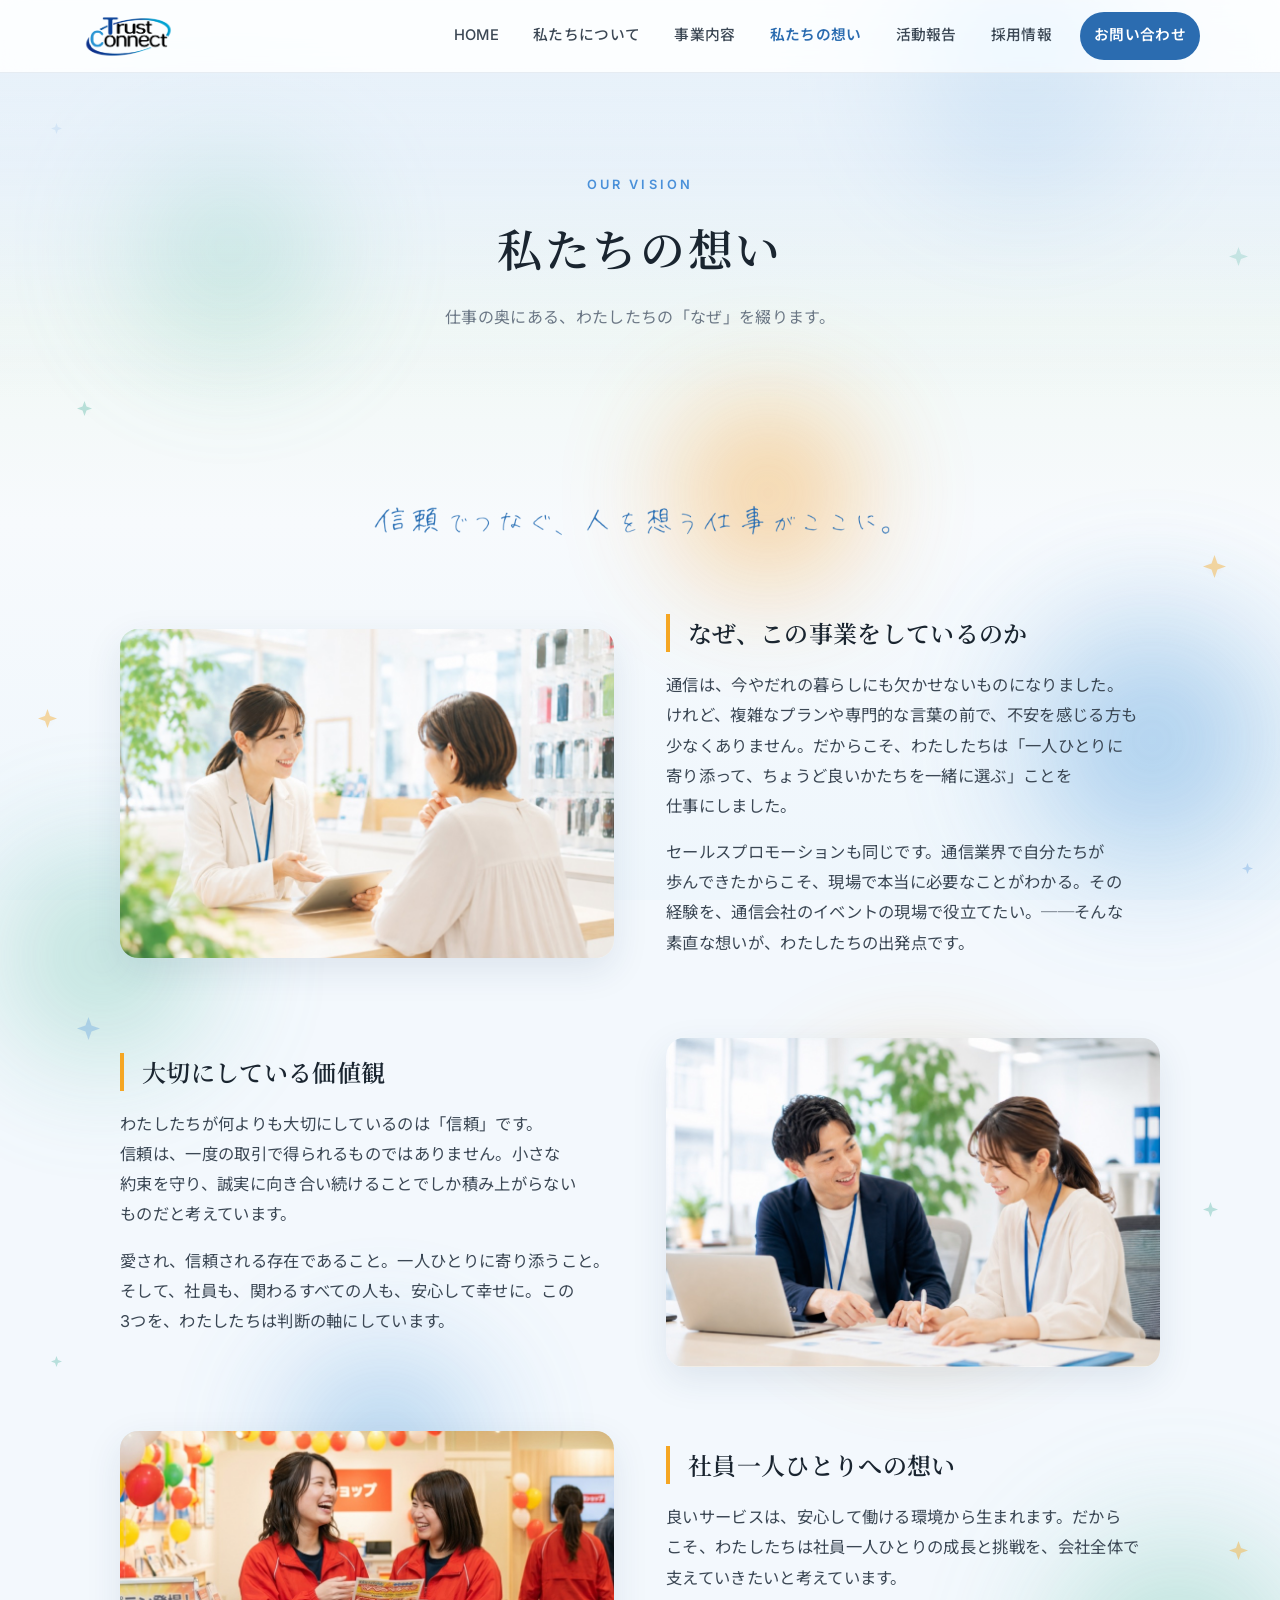
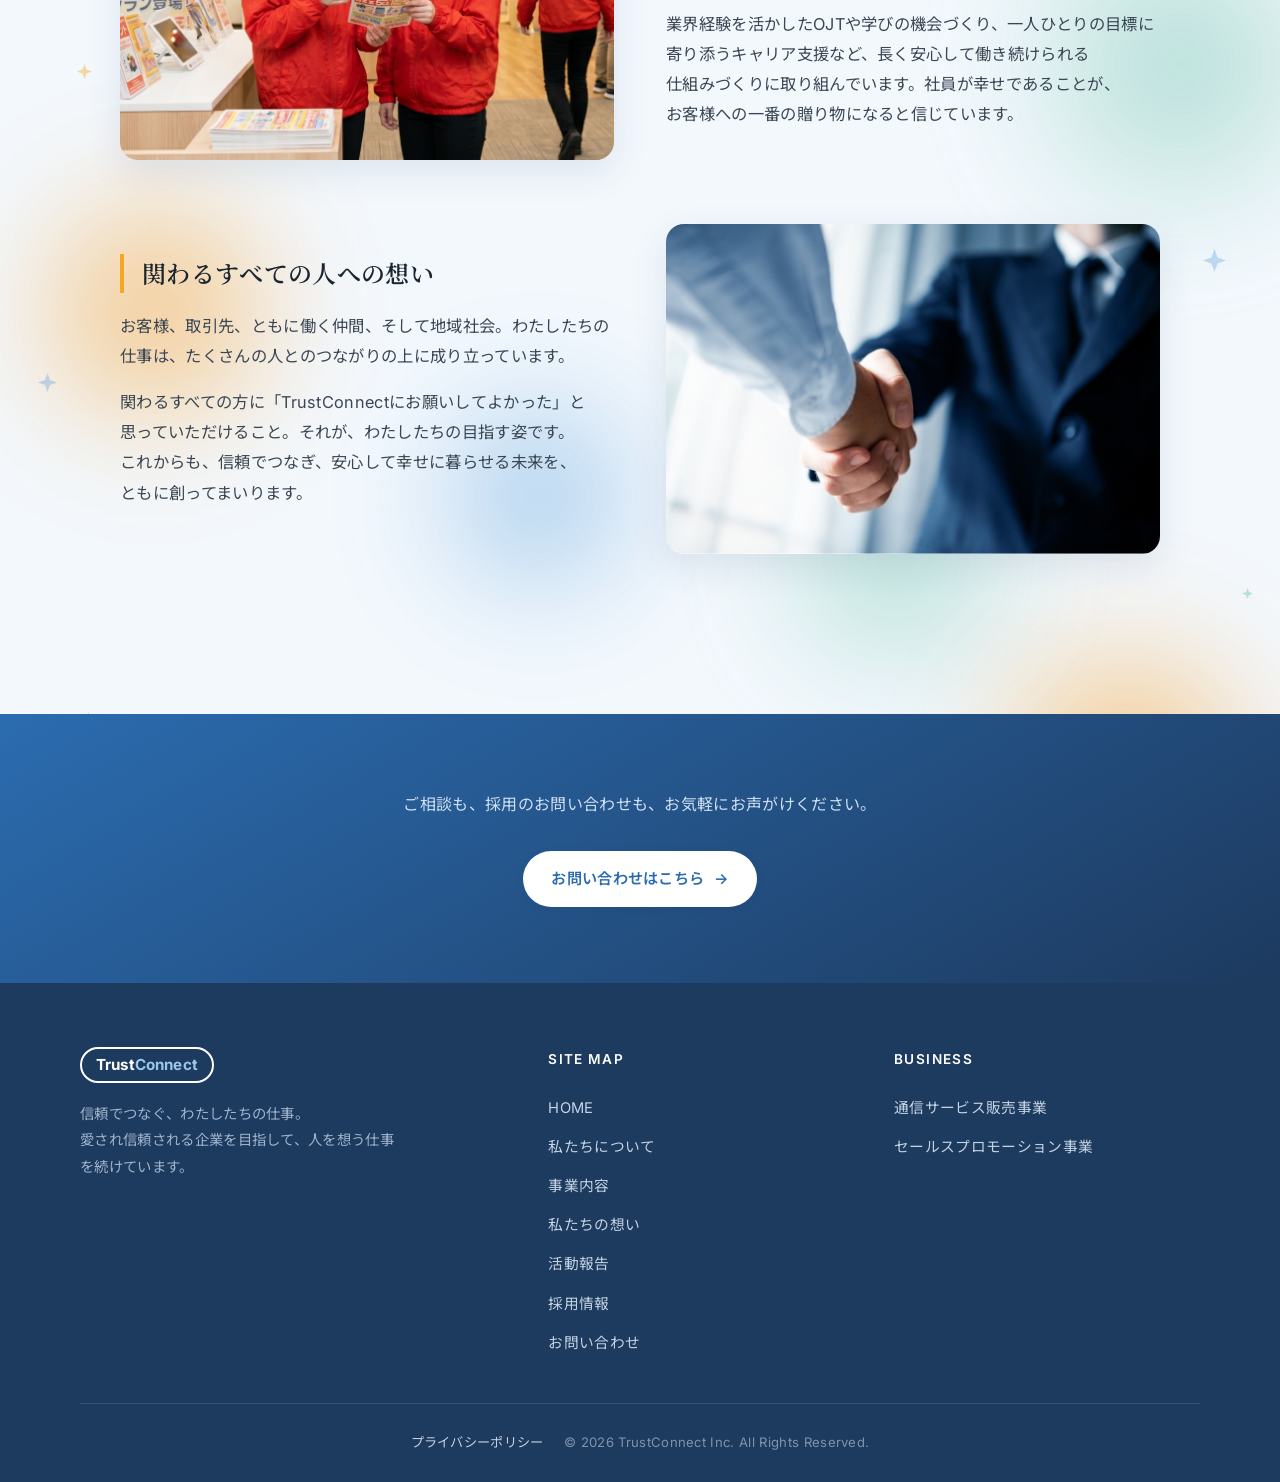
<file: vision.html>
<!DOCTYPE html>
<html lang="ja">
<head>
<meta charset="UTF-8">
<meta name="viewport" content="width=device-width, initial-scale=1.0">
<title>私たちの想い｜TrustConnect株式会社</title>
<meta name="description" content="なぜこの事業をしているのか。大切にしている価値観、社員一人ひとりへの想い、関わるすべての人への想いをお伝えします。">
<link rel="canonical" href="https://trust-y107.github.io/trustconnect/vision.html">
<meta property="og:title" content="私たちの想い｜TrustConnect株式会社">
<meta property="og:description" content="なぜこの事業をしているのか。大切にしている価値観、社員一人ひとりへの想い、関わるすべての人への想いをお伝えします。">
<meta property="og:type" content="website">
<meta property="og:url" content="https://trust-y107.github.io/trustconnect/vision.html">
<meta property="og:site_name" content="TrustConnect株式会社">
<meta property="og:image" content="https://trust-y107.github.io/trustconnect/images/ogp.jpg">
<meta property="og:locale" content="ja_JP">
<meta name="twitter:card" content="summary_large_image">
<link rel="icon" href="https://trust-y107.github.io/trustconnect/favicon.ico" sizes="any">
<link rel="icon" type="image/png" href="https://trust-y107.github.io/trustconnect/images/favicon.png">
<link rel="apple-touch-icon" href="https://trust-y107.github.io/trustconnect/images/apple-touch-icon.png">
<link rel="preconnect" href="https://fonts.googleapis.com">
<link rel="preconnect" href="https://fonts.gstatic.com" crossorigin>
<link href="https://fonts.googleapis.com/css2?family=Inter:wght@400;500;600;700&family=Noto+Serif+JP:wght@500;600;700&family=Noto+Sans+JP:wght@400;500;700&display=swap" rel="stylesheet">
<link rel="stylesheet" href="css/style.css">
</head>
<body>

<header class="site-header">
  <div class="container nav">
    <a href="index.html" class="brand"><span class="brand-logo">Trust<span>Connect</span></span></a>
    <button class="nav-toggle" aria-label="メニュー"><span></span><span></span><span></span></button>
    <nav class="nav-menu">
      <a href="index.html">HOME</a>
      <a href="about.html">私たちについて</a>
      <a href="business.html">事業内容</a>
      <a href="vision.html" class="is-active">私たちの想い</a>
      <a href="news.html">活動報告</a>
      <a href="recruit.html">採用情報</a>
      <a href="contact.html" class="nav-cta">お問い合わせ</a>
    </nav>
  </div>
</header>

<section class="page-hero">
  <span class="blob blob-1"></span>
  <span class="blob blob-3"></span>
  <div class="container reveal">
    <span class="en">Our Vision</span>
    <h1>私たちの想い</h1>
    <p>仕事の奥にある、わたしたちの「なぜ」を綴ります。</p>
  </div>
</section>

<section class="section">
  <div class="container">
    <div class="story">

      <p class="quote reveal" style="margin-top:0;"><img src="images/vision-quote.png" alt="信頼でつなぐ、人を想う仕事がここに。"></p>

      <div class="story-block reveal">
        <div class="story-media"><img src="images/vision-1.jpg" alt="お客様一人ひとりに合わせてご提案する様子"></div>
        <div class="story-text">
          <h2>なぜ、この事業をしているのか</h2>
          <p>通信は、今やだれの暮らしにも欠かせないものになりました。けれど、複雑なプランや専門的な言葉の前で、不安を感じる方も少なくありません。だからこそ、わたしたちは「一人ひとりに寄り添って、ちょうど良いかたちを一緒に選ぶ」ことを仕事にしました。</p>
          <p>セールスプロモーションも同じです。通信業界で自分たちが歩んできたからこそ、現場で本当に必要なことがわかる。その経験を、通信会社のイベントの現場で役立てたい。──そんな素直な想いが、わたしたちの出発点です。</p>
        </div>
      </div>

      <div class="story-block reveal">
        <div class="story-media"><img src="images/vision-2.jpg" alt="イベント会場で笑顔で働くスタッフ"></div>
        <div class="story-text">
          <h2>大切にしている価値観</h2>
          <p>わたしたちが何よりも大切にしているのは「信頼」です。信頼は、一度の取引で得られるものではありません。小さな約束を守り、誠実に向き合い続けることでしか積み上がらないものだと考えています。</p>
          <p>愛され、信頼される存在であること。一人ひとりに寄り添うこと。そして、社員も、関わるすべての人も、安心して幸せに。この3つを、わたしたちは判断の軸にしています。</p>
        </div>
      </div>

      <div class="story-block reveal">
        <div class="story-media"><img src="images/vision-3.jpg" alt="オフィスで協力して働くメンバー"></div>
        <div class="story-text">
          <h2>社員一人ひとりへの想い</h2>
          <p>良いサービスは、安心して働ける環境から生まれます。だからこそ、わたしたちは社員一人ひとりの成長と挑戦を、会社全体で支えていきたいと考えています。</p>
          <p>業界経験を活かしたOJTや学びの機会づくり、一人ひとりの目標に寄り添うキャリア支援など、長く安心して働き続けられる仕組みづくりに取り組んでいます。社員が幸せであることが、お客様への一番の贈り物になると信じています。</p>
        </div>
      </div>

      <div class="story-block reveal">
        <div class="story-media"><img src="images/vision-4.jpg" alt="握手を交わすビジネスパーソン"></div>
        <div class="story-text">
          <h2>関わるすべての人への想い</h2>
          <p>お客様、取引先、ともに働く仲間、そして地域社会。わたしたちの仕事は、たくさんの人とのつながりの上に成り立っています。</p>
          <p>関わるすべての方に「TrustConnectにお願いしてよかった」と思っていただけること。それが、わたしたちの目指す姿です。これからも、信頼でつなぎ、安心して幸せに暮らせる未来を、ともに創ってまいります。</p>
        </div>
      </div>

    </div>
  </div>
</section>

<section class="cta-band">
  <div class="container reveal">
    <p>ご相談も、採用のお問い合わせも、お気軽にお声がけください。</p>
    <a href="contact.html" class="btn btn-primary btn-arrow">お問い合わせはこちら</a>
  </div>
</section>

<footer class="site-footer">
  <div class="container">
    <div class="footer-grid">
      <div class="footer-brand">
        <span class="brand-logo">Trust<span>Connect</span></span>
        <p>信頼でつなぐ、わたしたちの仕事。<br>愛され信頼される企業を目指して、人を想う仕事を続けています。</p>
      </div>
      <div class="footer-col">
        <h4>SITE MAP</h4>
        <a href="index.html">HOME</a>
        <a href="about.html">私たちについて</a>
        <a href="business.html">事業内容</a>
        <a href="vision.html">私たちの想い</a>
        <a href="news.html">活動報告</a>
        <a href="recruit.html">採用情報</a>
        <a href="contact.html">お問い合わせ</a>
      </div>
      <div class="footer-col">
        <h4>BUSINESS</h4>
        <a href="business.html">通信サービス販売事業</a>
        <a href="business.html">セールスプロモーション事業</a>
      </div>
    </div>
    <div class="footer-bottom">
      <a href="privacy.html" class="footer-legal-link">プライバシーポリシー</a>
      © 2026 TrustConnect Inc. All Rights Reserved.
    </div>
  </div>
</footer>

<script src="js/main.js"></script>
</body>
</html>
</file>
<file: css/style.css>
/* =========================================================
   TrustConnect Corporate Site
   コンセプト：信頼でつなぐ、わたしたちの仕事。
   ========================================================= */

/* ---------- デザイントークン（配色・フォント） ---------- */
:root {
  /* 配色：ロゴに合わせた信頼感 + 少しの幸福感 */
  --blue-900: #1d3a5f;
  --blue-700: #2b6cb0;
  --blue-600: #3b82c4;
  --blue-500: #4a90d9;
  --blue-300: #9cc6ec;
  --blue-100: #dcebf8;
  --blue-50:  #f0f6fc;
  --teal:     #4fb3a0;   /* 安心感 */
  --accent:   #f5a623;   /* 幸福感（差し色） */
  --accent-soft: #fbd38d;

  --ink:      #1a2530;
  --text:     #3b4754;
  --text-soft:#6b7785;
  --line:     #e6ecf2;
  --bg:       #ffffff;
  --bg-soft:  #f7fafd;

  --serif: 'Noto Serif JP', serif;
  --sans:  'Inter', 'Noto Sans JP', sans-serif;

  --maxw: 1120px;
  --radius: 16px;
  --shadow-sm: 0 2px 10px rgba(29, 58, 95, .06);
  --shadow-md: 0 12px 36px rgba(29, 58, 95, .10);
}

/* ---------- リセット ---------- */
*, *::before, *::after { box-sizing: border-box; }
html { scroll-behavior: smooth; -webkit-text-size-adjust: 100%; }
body {
  margin: 0;
  font-family: var(--sans);
  color: var(--text);
  background: #f3f8fd;
  position: relative;
  line-height: 1.85;
  font-size: 16px;
  letter-spacing: .02em;
  -webkit-font-smoothing: antialiased;
}

/* ページ全体のやわらかい背景ウォッシュ（固定） */
body::before {
  content: ""; position: fixed; inset: 0; z-index: -2; pointer-events: none;
  background: linear-gradient(180deg,
    #f1f7fd 0%, #eaf3fb 16%, #f1f8f5 36%, #f7fafd 58%, #eef6fc 100%);
}
/* 色のぼかしを点々と散らして、それぞれゆっくり漂わせる（JSで生成） */
.bg-blobs {
  position: absolute; inset: 0; z-index: -1;
  overflow: hidden; pointer-events: none;
}
.bg-blob {
  position: absolute; border-radius: 50%;
  filter: blur(54px); opacity: .74;
  will-change: transform;
  animation: blobFloat 20s ease-in-out infinite alternate;
}
.bg-blob.v2 { animation-name: blobFloat2; }
.bg-blob.v3 { animation-name: blobFloat3; }

@keyframes blobFloat {
  0%   { transform: translate(0, 0) scale(1); }
  50%  { transform: translate(96px, -116px) scale(1.24); }
  100% { transform: translate(-84px, 72px) scale(.82); }
}
@keyframes blobFloat2 {
  0%   { transform: translate(0, 0) scale(1.08); }
  50%  { transform: translate(-110px, 86px) scale(.8); }
  100% { transform: translate(78px, -98px) scale(1.26); }
}
@keyframes blobFloat3 {
  0%   { transform: translate(0, 0) scale(.9); }
  50%  { transform: translate(88px, 104px) scale(1.22); }
  100% { transform: translate(-94px, -76px) scale(1.05); }
}

/* ヒーローの装飾ぼかしもゆっくり動かす */
.blob { animation: blobFloat 26s ease-in-out infinite alternate; will-change: transform; }
.blob-2 { animation-name: blobFloat2; animation-duration: 34s; }
.blob-3 { animation-name: blobFloat3; animation-duration: 30s; }

/* 「視差効果を減らす」設定時はアニメーションを止める（色は残す） */
@media (prefers-reduced-motion: reduce) {
  .bg-blob, .blob { animation: none !important; }
}
img { max-width: 100%; display: block; }
a { color: inherit; text-decoration: none; }
ul { margin: 0; padding: 0; list-style: none; }

/* ---------- レイアウト ---------- */
.container { width: min(100% - 48px, var(--maxw)); margin-inline: auto; }
.section { padding: 96px 0; }
/* セクション背景は透過し、ページ全体の背景ぼかしを見せる（境目をなくす） */
.section--soft { background: transparent; }
.section--blue { background: transparent; }

/* ---------- 見出し ---------- */
.eyebrow {
  display: inline-block;
  font-family: var(--sans);
  font-size: .76rem;
  font-weight: 600;
  letter-spacing: .22em;
  text-transform: uppercase;
  color: var(--blue-600);
  margin-bottom: 18px;
}
.section-title {
  font-family: var(--serif);
  font-weight: 600;
  font-size: clamp(1.7rem, 1.1rem + 2.4vw, 2.5rem);
  line-height: 1.45;
  color: var(--ink);
  margin: 0 0 20px;
  letter-spacing: .04em;
}
.section-lead {
  max-width: 660px;
  color: var(--text-soft);
  margin: 0 auto;
  font-size: 1.02rem;
}
.center { text-align: center; }

/* ---------- ヘッダー ---------- */
.site-header {
  position: sticky; top: 0; z-index: 50;
  background: rgba(255,255,255,.82);
  backdrop-filter: saturate(160%) blur(14px);
  border-bottom: 1px solid var(--line);
}
.nav {
  display: flex; align-items: center; justify-content: space-between;
  height: 72px;
}
.brand { display: flex; align-items: center; gap: 10px; }
/* ロゴ画像（テキストは読み上げ用に残し、見た目は画像に置き換え） */
.brand-logo {
  display: inline-block;
  width: 96px; height: 50px;
  background: url("../images/logo.png") left center / contain no-repeat;
  text-indent: -9999px; overflow: hidden; white-space: nowrap;
  border: 0; padding: 0;
}
.brand-logo span { display: none; }

.nav-menu { display: flex; align-items: center; gap: 6px; }
.nav-menu a {
  font-size: .92rem;
  font-weight: 500;
  color: var(--text);
  padding: 10px 14px;
  border-radius: 999px;
  transition: color .2s, background .2s;
}
.nav-menu a:hover { color: var(--blue-700); background: var(--blue-50); }
.nav-menu a.is-active { color: var(--blue-700); font-weight: 600; }
.nav-cta {
  margin-left: 8px;
  background: var(--blue-700) !important;
  color: #fff !important;
  font-weight: 600 !important;
}
.nav-cta:hover { background: var(--blue-900) !important; }

.nav-toggle {
  display: none; border: none; background: transparent; cursor: pointer;
  width: 44px; height: 44px; padding: 10px;
}
.nav-toggle span {
  display: block; height: 2px; background: var(--ink); border-radius: 2px;
  transition: transform .25s, opacity .25s;
}
.nav-toggle span + span { margin-top: 6px; }

/* ---------- ボタン ---------- */
.btn {
  display: inline-flex; align-items: center; gap: 10px;
  font-weight: 600; font-size: .95rem;
  padding: 14px 28px; border-radius: 999px;
  transition: transform .2s, box-shadow .2s, background .2s;
  cursor: pointer; border: none;
}
.btn-primary { background: var(--blue-700); color: #fff; box-shadow: var(--shadow-sm); }
.btn-primary:hover { background: var(--blue-900); transform: translateY(-2px); box-shadow: var(--shadow-md); }
.btn-ghost { background: #fff; color: var(--blue-700); border: 1.5px solid var(--blue-300); }
.btn-ghost:hover { border-color: var(--blue-700); transform: translateY(-2px); }
.btn-arrow::after { content: "→"; transition: transform .2s; }
.btn:hover .btn-arrow::after, .btn-arrow:hover::after { transform: translateX(4px); }

/* ---------- ヒーロー ---------- */
.hero {
  position: relative; overflow: hidden;
  /* 上はやさしく色づき、下端は透明にして背景へ馴染ませる（切れ目をなくす） */
  background: linear-gradient(180deg,
    rgba(233,242,251,.65) 0%, rgba(238,246,243,.32) 55%, rgba(247,250,253,0) 100%);
  padding: 120px 0 130px;
}
.hero-grid {
  position: relative; z-index: 2;
  display: grid; grid-template-columns: 1.16fr .84fr; gap: 30px; align-items: center;
}
.hero-inner { max-width: 700px; }
.hero-figure { position: relative; margin: 0; }
.hero-figure img { width: 100%; height: auto; display: block; }

/* 切り抜き写真：右の余白側へ広げて大きく＋背景になじむやわらかい雰囲気に */
.hero-figure.cutout { width: calc(100% + 80px); margin-right: -80px; }
.hero-figure.cutout::before {            /* 人物のうしろに置く、やわらかい光 */
  content: ""; position: absolute; inset: -8% -2% 2% -2%; z-index: -1;
  background: radial-gradient(58% 52% at 52% 46%, rgba(255,255,255,.92), rgba(255,255,255,0) 72%);
  filter: blur(6px);
}
.hero-figure.cutout img {
  transform: scale(1.04); transform-origin: right bottom;      /* 少し大きく */
  filter: brightness(1.09) saturate(1.05) contrast(.96)        /* 明るく・やわらかく */
          drop-shadow(0 22px 38px rgba(29, 58, 95, .14));
  /* 体の切れた下端を背景へふわっと溶かし、不自然なカット線を消す */
  -webkit-mask-image: linear-gradient(to bottom, #000 84%, rgba(0,0,0,0) 100%);
          mask-image: linear-gradient(to bottom, #000 84%, rgba(0,0,0,0) 100%);
}
.hero-figure.framed img { border-radius: 22px; box-shadow: var(--shadow-md); }

/* ヒーローのあしらい（アクセントの星） */
.hero-decos { position: absolute; inset: 0; z-index: 1; pointer-events: none; }
.hero-decos svg { position: absolute; opacity: .42; filter: drop-shadow(0 1px 3px rgba(29,58,95,.05)); }
@media (max-width: 760px) { .hero-decos svg:nth-child(n+4) { display: none; } }
.hero h1 {
  font-family: var(--serif);
  font-weight: 600;
  font-size: clamp(2rem, 1.2rem + 3.2vw, 3.1rem);
  line-height: 1.5;
  color: var(--ink);
  letter-spacing: .03em;
  margin: 0 0 26px;
}
.hero h1 .accent { color: var(--blue-700); }
/* 手書きタイトル（えり字・画像） */
.hero h1.hero-title-img { margin: 0 0 30px; }
.hero h1.hero-title-img img { display: block; width: 100%; max-width: 700px; height: auto; }
.hero p.lead {
  font-size: 1.1rem; color: var(--text); max-width: 560px; margin: 0 0 38px;
  /* 日本語を自然な区切りで折り返し、行末の孤立文字を防ぐ */
  line-break: strict;
  word-break: auto-phrase;
  text-wrap: pretty;
}
.hero-actions { display: flex; gap: 14px; flex-wrap: wrap; }

/* 旧・ヒーロー内の装飾ぼかしは非表示（overflow:hidden で下端が切れて横線になるため）。
   色の動きはページ全体の .bg-blobs が担当する */
.blob { display: none; }
.blob-1 { width: 360px; height: 360px; background: var(--blue-300); top: -80px; right: -60px; }
.blob-2 { width: 300px; height: 300px; background: var(--accent-soft); bottom: -90px; right: 18%; opacity:.4; }
.blob-3 { width: 260px; height: 260px; background: #bfe8de; bottom: -70px; left: -60px; opacity:.45; }

/* ---------- 価値観カード（3つの想い） ---------- */
.values { display: grid; grid-template-columns: repeat(3, 1fr); gap: 26px; margin-top: 56px; }
.value-card {
  background: #fff; border: 1px solid var(--line); border-radius: var(--radius);
  padding: 40px 30px; box-shadow: var(--shadow-sm);
  transition: transform .25s, box-shadow .25s;
}
.value-card:hover { transform: translateY(-6px); box-shadow: var(--shadow-md); }
.value-num {
  font-family: var(--serif); font-size: 1.5rem; color: var(--blue-500);
  width: 56px; height: 56px; border-radius: 50%;
  display: grid; place-items: center; background: var(--blue-50);
  margin-bottom: 22px;
}
.value-num img { height: 34px; width: auto; display: block; }
.value-card h3 {
  font-family: var(--serif); font-weight: 600; font-size: 1.18rem;
  color: var(--ink); margin: 0 0 12px; line-height: 1.6;
}
.value-card h3 img { display: block; height: auto; max-width: 100%; }   /* 手書き見出し（画像） */
.value-card p { margin: 0; font-size: .95rem; color: var(--text-soft); }

/* ---------- 事業概要（2カラム） ---------- */
.biz-grid { display: grid; grid-template-columns: repeat(2, 1fr); gap: 28px; margin-top: 50px; }
.biz-card {
  position: relative; overflow: hidden;
  background: #fff; border: 1px solid var(--line); border-radius: var(--radius);
  padding: 44px 38px; box-shadow: var(--shadow-sm);
  transition: transform .25s, box-shadow .25s;
}
.biz-card:hover { transform: translateY(-6px); box-shadow: var(--shadow-md); }
.biz-card::before {
  content: ""; position: absolute; top: 0; left: 0; width: 100%; height: 4px;
  background: linear-gradient(90deg, var(--blue-500), var(--teal));
}
.biz-tag {
  font-size: .74rem; font-weight: 600; letter-spacing: .14em;
  color: var(--blue-600); text-transform: uppercase;
}
.biz-card h3 {
  font-family: var(--serif); font-size: 1.4rem; color: var(--ink);
  margin: 10px 0 16px; font-weight: 600;
}
.biz-card ul { margin-top: 16px; }
.biz-card li {
  position: relative; padding-left: 22px; margin-bottom: 8px;
  font-size: .95rem; color: var(--text);
}
.biz-card li::before {
  content: ""; position: absolute; left: 4px; top: 12px;
  width: 7px; height: 7px; border-radius: 50%; background: var(--blue-500);
}

/* ---------- 背景の飾り星（全ページ共通・左右端のみ） ---------- */
.bg-stars { position: absolute; inset: 0; z-index: -1; pointer-events: none; overflow: hidden; }
.bg-stars svg { filter: drop-shadow(0 1px 3px rgba(29,58,95,.05)); }
/* 余白が狭い画面では文字に重なるため非表示 */
@media (max-width: 900px) { .bg-stars { display: none; } }

/* ---------- 日本語の自然な改行（孤立文字・不自然な折り返しを防ぐ） ---------- */
.section-lead, .lead, .page-hero p, .biz-card p, .biz-card li,
.value-card p, .policy-item p, .message-body p, .story-block p,
.cta-band p, .legal-intro, .legal-article p, .form-note {
  line-break: strict;
  word-break: auto-phrase;
  text-wrap: pretty;
}

/* vision の引用（手書き画像） */
.quote img { display: block; width: 100%; max-width: 540px; height: auto; margin: 0 auto; }

/* ---------- BUSINESS セクションのあしらい ---------- */
.biz-section { position: relative; }
.biz-section > .container { position: relative; z-index: 1; }

/* タイトル下の飾り罫＋星 */
.title-deco { display: flex; align-items: center; justify-content: center; gap: 12px; margin: 16px 0 4px; }
.title-deco i { display: block; width: 46px; height: 2px; border-radius: 2px; background: linear-gradient(90deg, transparent, var(--blue-300)); }
.title-deco i:last-child { background: linear-gradient(90deg, var(--blue-300), transparent); }
.title-deco .ds { width: 18px; height: 18px; color: var(--accent); }

/* Our Business ラベル（手書き画像） */
.biz-tag img { height: 18px; width: auto; display: block; }
.biz-tag-num img { height: 50px; }                 /* 事業内容ページ：番号のみ・大きめ */

/* 事業紹介の本文：HOMEのカード本文と同じ詰め具合に揃える */
.biz-intro p { line-height: 1.85; margin: 0 0 16px; }

/* 事業紹介とカードの間隔をHOMEと同じに（2セクション間の余白を詰める） */
.biz-intro-sec { padding-bottom: 0; }
.biz-cards-sec { padding-top: 0; }

/* ---------- ページヘッダー（下層ページ共通） ---------- */
.page-hero {
  position: relative; overflow: hidden;
  background: linear-gradient(180deg, rgba(230,240,249,.7) 0%, rgba(247,250,253,0) 100%);
  padding: 96px 0 70px; text-align: center;
}
.page-hero h1 {
  font-family: var(--serif); font-weight: 600;
  font-size: clamp(1.9rem, 1.2rem + 3vw, 2.8rem);
  color: var(--ink); margin: 8px 0 14px; letter-spacing: .06em;
}
.page-hero p { color: var(--text-soft); margin: 0; }
.page-hero .en {
  font-size: .8rem; font-weight: 600; letter-spacing: .24em;
  color: var(--blue-500); text-transform: uppercase;
}

/* ---------- 代表メッセージ ---------- */
.message { display: grid; grid-template-columns: 320px 1fr; gap: 56px; align-items: start; }
.message-photo {
  border-radius: var(--radius); overflow: hidden; box-shadow: var(--shadow-md);
  background: linear-gradient(160deg, var(--blue-100), #fff);
  aspect-ratio: 4/5; display: grid; place-items: center; text-align: center;
  color: var(--blue-500); font-size: .85rem; padding: 0;
}
.message-photo img { width: 100%; height: 100%; object-fit: cover; object-position: center 22%; display: block; }
.message-body h2 {
  font-family: var(--serif); font-weight: 600; font-size: 1.5rem;
  color: var(--ink); line-height: 1.7; margin: 0 0 24px;
}
.message-body p { margin: 0 0 18px; }
.message-sign { margin-top: 28px; font-size: .92rem; color: var(--text-soft); }
.message-sign strong { font-family: var(--serif); font-size: 1.1rem; color: var(--ink); }

/* ---------- 経営理念ボックス ---------- */
.philosophy {
  background: #fff; border: 1px solid var(--line); border-left: 4px solid var(--blue-500);
  border-radius: 12px; padding: 30px 34px; margin: 30px 0;
}
.philosophy p { font-family: var(--serif); font-size: 1.15rem; color: var(--ink); margin: 0; line-height: 1.9; }

/* ---------- 経営方針（3並列） ---------- */
.policy { display: grid; grid-template-columns: repeat(3, 1fr); gap: 24px; }
.policy-item {
  background: #fff; border: 1px solid var(--line); border-radius: var(--radius);
  padding: 34px 28px; text-align: center; box-shadow: var(--shadow-sm);
}
.policy-icon {
  width: 64px; height: 64px; margin: 0 auto 18px; border-radius: 50%;
  background: var(--blue-50); display: grid; place-items: center;
  font-size: 1.5rem;
}
.policy-icon img { width: 34px; height: 34px; object-fit: contain; display: block; }
/* 握手アイコンは横長のため、少し大きめに表示してバランスを揃える */
.policy-icon img[src*="icon-trust"] { width: 46px; height: 46px; }
.policy-item h3 { font-family: var(--serif); font-size: 1.1rem; color: var(--ink); margin: 0 0 12px; }
.policy-item h3 img { display: block; height: auto; max-width: 100%; margin: 0 auto; }   /* 手書き見出し（画像） */
.policy-item p { font-size: .92rem; color: var(--text-soft); margin: 0; }

/* ---------- 会社概要テーブル ---------- */
.profile-table { width: 100%; border-collapse: collapse; background: #fff; border-radius: var(--radius); overflow: hidden; box-shadow: var(--shadow-sm); }
.profile-table th, .profile-table td { text-align: left; padding: 18px 24px; border-bottom: 1px solid var(--line); font-size: .96rem; vertical-align: top; }
.profile-table th { width: 200px; background: var(--bg-soft); color: var(--ink); font-weight: 600; }
.profile-table tr:last-child th, .profile-table tr:last-child td { border-bottom: none; }

/* ---------- 沿革 ---------- */
.timeline { border-left: 2px solid var(--blue-100); margin-left: 8px; padding-left: 32px; }
.timeline-item { position: relative; padding-bottom: 30px; }
.timeline-item::before {
  content: ""; position: absolute; left: -41px; top: 4px;
  width: 14px; height: 14px; border-radius: 50%; background: var(--blue-500);
  border: 3px solid #fff; box-shadow: 0 0 0 2px var(--blue-100);
}
.timeline-item .year { font-family: var(--serif); font-weight: 600; color: var(--blue-700); font-size: 1.05rem; }
.timeline-item p { margin: 4px 0 0; color: var(--text); font-size: .96rem; }

/* ---------- 想いページ（ストーリー） ---------- */
.story { max-width: 1040px; margin: 0 auto; }
/* 画像＋テキストを左右2カラム（項目ごとに左右交互） */
.story-block {
  display: grid; grid-template-columns: 1fr 1fr; gap: 52px; align-items: center;
  margin-bottom: 64px;
}
.story-block:nth-of-type(even) .story-media { order: 2; }   /* 偶数項目は画像を右に */
.story-media {
  border-radius: 18px; overflow: hidden; box-shadow: var(--shadow-md);
  aspect-ratio: 3 / 2;
  background: linear-gradient(150deg, var(--blue-100), #e9f2fb 55%, #eff7f3);
  display: grid; place-items: center;
  color: var(--blue-500); font-size: .82rem; letter-spacing: .08em;
}
.story-media img { width: 100%; height: 100%; object-fit: cover; display: block; }
.story-block h2 {
  font-family: var(--serif); font-weight: 600; font-size: 1.5rem; color: var(--ink);
  margin: 0 0 18px; padding-left: 18px; border-left: 4px solid var(--accent);
  line-height: 1.6;
}
.story-block p { margin: 0 0 16px; font-size: 1.02rem; }
@media (max-width: 820px) {
  .story-block { grid-template-columns: 1fr; gap: 22px; margin-bottom: 48px; }
  .story-block:nth-of-type(even) .story-media { order: 0; }
}
.quote {
  font-family: var(--serif); font-size: 1.3rem; color: var(--blue-700);
  text-align: center; line-height: 1.9; margin: 70px auto; max-width: 900px;
}

/* ---------- 法務ページ（プライバシーポリシー等） ---------- */
.legal { max-width: 840px; margin: 0 auto; }
.legal-intro { color: var(--text-soft); margin: 0 0 40px; font-size: .95rem; }
.legal-article { margin-bottom: 40px; }
.legal-article h2 {
  font-family: var(--serif); font-weight: 600; font-size: 1.22rem; color: var(--ink);
  margin: 0 0 16px; padding-bottom: 10px; border-bottom: 1px solid var(--line);
}
.legal-article p { margin: 0 0 12px; font-size: .96rem; }
.legal-article ol, .legal-article ul { margin: 6px 0 14px; padding-left: 1.5em; }
.legal-article ol li, .legal-article ul li { margin-bottom: 8px; font-size: .96rem; }
.legal-article ul { list-style: none; padding-left: 1.2em; }
.legal-article ul li { position: relative; }
.legal-article ul li::before { content: "・"; position: absolute; left: -1.1em; color: var(--blue-500); }
.legal-article .sub { padding-left: 1.2em; margin: 6px 0 12px; }
.legal-article .sub p { margin: 0 0 8px; font-size: .95rem; }
.legal-address {
  background: var(--bg-soft); border: 1px solid var(--line); border-radius: 12px;
  padding: 24px 28px; line-height: 2; font-size: .96rem; color: var(--ink);
}
.legal-end { text-align: right; color: var(--text-soft); margin-top: 32px; }

/* ---------- お問い合わせフォーム ---------- */
.form { max-width: 680px; margin: 0 auto; }
.form-row { margin-bottom: 24px; }
.form-row label { display: block; font-weight: 600; color: var(--ink); margin-bottom: 8px; font-size: .95rem; }
.form-row .req { color: #e05252; font-size: .8rem; margin-left: 6px; }
.form-row input, .form-row textarea, .form-row select {
  width: 100%; padding: 14px 16px; border: 1.5px solid var(--line); border-radius: 12px;
  font-family: inherit; font-size: 1rem; color: var(--ink); background: #fff;
  transition: border-color .2s, box-shadow .2s;
}
.form-row input:focus, .form-row textarea:focus, .form-row select:focus {
  outline: none; border-color: var(--blue-500); box-shadow: 0 0 0 3px var(--blue-50);
}
.form-row textarea { min-height: 150px; resize: vertical; }
.form-note { font-size: .85rem; color: var(--text-soft); text-align: center; margin-top: 8px; }
.contact-info { display: grid; grid-template-columns: repeat(2, 1fr); gap: 24px; margin-bottom: 50px; }
.contact-info .item { background: var(--bg-soft); border-radius: var(--radius); padding: 28px; text-align: center; }
.contact-info .item .label { font-size: .8rem; letter-spacing: .12em; color: var(--blue-600); font-weight: 600; }
.contact-info .item .val { font-family: var(--serif); font-size: 1.25rem; color: var(--ink); margin-top: 8px; }

/* ---------- 活動報告（NEWS） ---------- */
.news-list { max-width: 900px; margin: 0 auto; }
.news-item {
  display: grid; grid-template-columns: 300px 1fr; gap: 34px; align-items: center;
  padding: 30px 0; border-bottom: 1px solid var(--line);
}
.news-item:first-of-type { padding-top: 0; }
.news-item.no-thumb { grid-template-columns: 1fr; }   /* 写真なしの投稿 */
.news-thumb {
  border-radius: 14px; overflow: hidden; aspect-ratio: 4 / 3; box-shadow: var(--shadow-sm);
  background: linear-gradient(150deg, var(--blue-100), #e9f2fb 55%, #eff7f3);
  display: grid; place-items: center; color: var(--blue-500); font-size: .8rem; letter-spacing: .08em;
}
.news-thumb img { width: 100%; height: 100%; object-fit: cover; display: block; }
.news-meta { display: flex; align-items: center; gap: 12px; margin-bottom: 10px; }
.news-meta time { font-size: .85rem; color: var(--text-soft); font-weight: 600; letter-spacing: .04em; }
.news-cat { font-size: .72rem; font-weight: 700; color: #fff; background: var(--blue-500); padding: 3px 11px; border-radius: 999px; letter-spacing: .04em; }
.news-item h2 { font-family: var(--serif); font-size: 1.25rem; color: var(--ink); margin: 0 0 10px; line-height: 1.55; }
.news-item p { margin: 0; font-size: .96rem; color: var(--text); }
@media (max-width: 720px) {
  .news-item { grid-template-columns: 1fr; gap: 16px; padding: 24px 0; }
}

/* ---------- CTA 帯 ---------- */
.cta-band {
  background: linear-gradient(150deg, var(--blue-700), var(--blue-900));
  color: #fff; text-align: center; padding: 76px 0; position: relative; overflow: hidden;
}
.cta-band h2 { font-family: var(--serif); font-weight: 600; font-size: clamp(1.5rem, 1rem + 2vw, 2.1rem); margin: 0 0 16px; letter-spacing: .05em; }
.cta-band p { color: #cfe0f3; margin: 0 0 32px; }
.cta-band .btn-primary { background: #fff; color: var(--blue-700); }
.cta-band .btn-primary:hover { background: var(--accent); color: #fff; }

/* ---------- フッター ---------- */
.site-footer { background: var(--blue-900); color: #c4d3e4; padding: 64px 0 28px; }
.footer-grid { display: grid; grid-template-columns: 1.4fr 1fr 1fr; gap: 40px; padding-bottom: 40px; border-bottom: 1px solid rgba(255,255,255,.12); }
/* フッターは画像ではなくテキストロゴに戻す */
.footer-brand .brand-logo {
  background: none;
  width: auto; height: auto;
  text-indent: 0; overflow: visible; white-space: normal;
  font-family: var(--sans); font-weight: 700; letter-spacing: .01em; line-height: 1;
  font-size: .95rem;
  border: 2px solid #fff; color: #fff;
  padding: 8px 14px; border-radius: 999px;
}
.footer-brand .brand-logo span { display: inline; color: var(--blue-300); }
.footer-brand p { margin: 18px 0 0; font-size: .9rem; color: #9fb3cc; max-width: 320px; }
.footer-col h4 { color: #fff; font-size: .85rem; letter-spacing: .1em; margin: 0 0 16px; font-weight: 600; }
.footer-col a { display: block; font-size: .92rem; padding: 6px 0; color: #c4d3e4; transition: color .2s; }
.footer-col a:hover { color: #fff; }
.footer-bottom { text-align: center; padding-top: 26px; font-size: .82rem; color: #7f93ad; }
.footer-legal-link { color: #c4d3e4; margin-right: 16px; }
.footer-legal-link:hover { color: #fff; }

/* ---------- アニメーション（スクロールで出現） ---------- */
.reveal { opacity: 0; transform: translateY(24px); transition: opacity .7s ease, transform .7s ease; }
.reveal.in { opacity: 1; transform: none; }

/* ---------- レスポンシブ ---------- */
@media (max-width: 920px) {
  .hero { padding: 90px 0 80px; }
  .hero-grid { grid-template-columns: 1fr; gap: 8px; text-align: center; }
  .hero-inner { max-width: none; }
  .hero-actions { justify-content: center; }
  .hero-figure, .hero-figure.cutout { width: 100%; max-width: 540px; margin: 0 auto; }
  .hero-figure.cutout img { transform: none; }
  .message { grid-template-columns: 1fr; gap: 32px; }
  .message-photo { max-width: 300px; margin: 0 auto; }
  .footer-grid { grid-template-columns: 1fr 1fr; }
}
@media (max-width: 760px) {
  .section { padding: 64px 0; }
  .nav-menu {
    position: fixed; inset: 72px 0 auto 0;
    flex-direction: column; align-items: stretch; gap: 0;
    background: #fff; border-bottom: 1px solid var(--line);
    padding: 12px 24px 24px; box-shadow: var(--shadow-md);
    transform: translateY(-130%); transition: transform .3s; z-index: 40;
  }
  .nav-menu.open { transform: none; }
  .nav-menu a { padding: 14px 8px; border-radius: 10px; }
  .nav-cta { margin: 8px 0 0; text-align: center; }
  .nav-toggle { display: block; }
  .values, .biz-grid, .policy, .contact-info { grid-template-columns: 1fr; }
  .footer-grid { grid-template-columns: 1fr; gap: 28px; }
  .profile-table th { width: 130px; }
}

/* ============================================================
   採用情報ページ（recruit.html）
   ============================================================ */
.center { text-align: center; }

/* 魅力ポイント */
.rec-points {
  display: grid; grid-template-columns: repeat(3, 1fr);
  gap: 26px; margin-top: 54px;
}
.rec-point {
  position: relative;
  background: rgba(255,255,255,.72);
  border: 1px solid var(--line);
  border-radius: var(--radius);
  padding: 34px 28px 30px;
  box-shadow: var(--shadow-sm);
  transition: transform .3s ease, box-shadow .3s ease;
}
.rec-point:hover { transform: translateY(-6px); box-shadow: var(--shadow-md); }
.rec-point-num {
  font-family: var(--sans); font-weight: 700; font-size: 1.5rem;
  color: var(--blue-300); letter-spacing: .04em;
}
.rec-point h3 {
  font-family: var(--serif); font-weight: 600; font-size: 1.16rem;
  color: var(--ink); margin: 10px 0 12px; letter-spacing: .03em;
}
.rec-point p { margin: 0; font-size: .95rem; color: var(--text-soft); line-height: 1.85; }

/* 募集要項テーブル（定義リスト） */
.jd {
  margin: 50px auto 0; max-width: 940px;
  background: rgba(255,255,255,.78);
  border: 1px solid var(--line);
  border-radius: var(--radius);
  box-shadow: var(--shadow-sm);
  overflow: hidden;
}
.jd-row { display: grid; grid-template-columns: 200px 1fr; }
.jd-row + .jd-row { border-top: 1px solid var(--line); }
.jd-row dt {
  font-family: var(--sans); font-weight: 600; font-size: .95rem;
  color: var(--blue-900); letter-spacing: .04em;
  padding: 26px 28px; background: var(--blue-50);
  border-right: 1px solid var(--line);
}
.jd-row dd {
  margin: 0; padding: 26px 30px;
  color: var(--text); font-size: .97rem; line-height: 1.9;
}
.jd-muted { color: var(--text-soft); font-size: .86rem; line-height: 1.8; }
.jd-sub { font-weight: 600; color: var(--blue-700); margin: 0 0 10px; font-size: .9rem; }
.jd-note-box { margin-top: 16px; padding: 18px 20px; background: var(--blue-50); border-radius: 12px; }
.jd-hint { margin: 12px 0 0; font-size: .88rem; color: var(--text-soft); line-height: 1.85; }

/* チップ（シフト例・手当・福利厚生） */
.jd-chips { display: flex; flex-wrap: wrap; gap: 10px; margin: 0; padding: 0; list-style: none; }
.jd-chips li {
  font-family: var(--sans); font-size: .86rem; font-weight: 500;
  color: var(--blue-700); background: #fff;
  border: 1px solid var(--blue-100); border-radius: 999px;
  padding: 7px 15px; letter-spacing: .02em;
}
.jd-chips.wrap li { color: var(--text); border-color: var(--line); }

/* リスト */
.jd-list { margin: 14px 0 0; padding: 0; list-style: none; }
.jd-list li { position: relative; padding-left: 20px; margin-bottom: 8px; font-size: .93rem; line-height: 1.8; }
.jd-list li::before {
  content: ""; position: absolute; left: 2px; top: .68em;
  width: 7px; height: 7px; border-radius: 50%; background: var(--blue-300);
}

/* 1日の流れ */
.jd-flow { margin: 0; padding: 0; list-style: none; counter-reset: flow; }
.jd-flow li {
  position: relative; padding: 0 0 20px 34px; counter-increment: flow;
  font-size: .95rem; line-height: 1.6;
}
.jd-flow li::before {
  content: counter(flow); position: absolute; left: 0; top: -2px;
  width: 24px; height: 24px; border-radius: 50%;
  background: var(--blue-500); color: #fff;
  font-family: var(--sans); font-size: .78rem; font-weight: 700;
  display: grid; place-items: center;
}
.jd-flow li::after {
  content: ""; position: absolute; left: 11px; top: 24px; bottom: 4px;
  width: 2px; background: var(--blue-100);
}
.jd-flow li:last-child { padding-bottom: 0; }
.jd-flow li:last-child::after { display: none; }

/* 勤務地 */
.store-list { display: grid; grid-template-columns: repeat(2, 1fr); gap: 16px; margin-top: 18px; }
.store {
  background: #fff; border: 1px solid var(--line); border-radius: 12px;
  padding: 18px 20px;
}
.store h4 { margin: 0 0 8px; font-size: .98rem; color: var(--blue-900); font-weight: 600; }
.store p { margin: 0; font-size: .86rem; color: var(--text-soft); line-height: 1.7; }
.store-access { margin-top: 8px !important; color: var(--blue-600) !important; font-size: .82rem !important; }

/* 月収イメージ */
.income-cards { display: grid; grid-template-columns: repeat(2, 1fr); gap: 16px; margin-top: 20px; }
.income-card {
  background: linear-gradient(160deg, var(--blue-500), var(--blue-700));
  color: #fff; border-radius: 14px; padding: 22px 24px;
  box-shadow: var(--shadow-sm);
}
.income-when { display: block; font-size: .8rem; letter-spacing: .06em; opacity: .9; }
.income-amount { display: block; font-family: var(--sans); font-weight: 700; font-size: 2.6rem; line-height: 1.1; margin: 6px 0 10px; }
.income-amount small { font-size: 1rem; font-weight: 600; margin-left: 4px; }
.income-detail { display: block; font-size: .68rem; letter-spacing: -.01em; line-height: 1.6; opacity: .95; }

/* モデル年収 */
.model-income { display: grid; grid-template-columns: repeat(3, 1fr); gap: 14px; margin-top: 18px; }
.model-item {
  text-align: center; background: #fff; border: 1px solid var(--blue-100);
  border-radius: 12px; padding: 18px 12px;
}
.model-y { display: block; font-family: var(--sans); font-weight: 700; font-size: 1.7rem; color: var(--blue-700); }
.model-y small { font-size: .8rem; margin-left: 2px; }
.model-exp { display: block; font-size: .82rem; color: var(--text-soft); margin-top: 4px; }

/* キャリアアップ */
.rec-career {
  display: grid; grid-template-columns: 1.3fr 1fr; gap: 40px; align-items: center;
  background: rgba(255,255,255,.78);
  border: 1px solid var(--line); border-radius: var(--radius);
  box-shadow: var(--shadow-sm); padding: 46px 44px;
}
.rec-career-head .section-title { font-size: clamp(1.45rem, 1rem + 1.7vw, 1.95rem); letter-spacing: .01em; }
.rec-career-head p { margin: 0; color: var(--text-soft); font-size: .96rem; line-height: 1.95; }
.rec-career-examples { display: grid; gap: 16px; }
.career-ex {
  background: linear-gradient(160deg, #fff, var(--blue-50));
  border: 1px solid var(--blue-100); border-radius: 14px; padding: 22px 24px;
}
.career-ex-label {
  display: inline-block; font-family: var(--sans); font-size: .72rem; font-weight: 600;
  letter-spacing: .12em; color: var(--accent); margin-bottom: 8px;
}
.career-ex p { margin: 0; font-size: 1.05rem; color: var(--ink); line-height: 1.6; }
.career-ex strong { color: var(--blue-700); }

/* レスポンシブ */
@media (max-width: 860px) {
  .rec-points { grid-template-columns: 1fr; }
  .rec-career { grid-template-columns: 1fr; gap: 28px; padding: 34px 26px; }
}
@media (max-width: 720px) {
  .jd-row { grid-template-columns: 1fr; }
  .jd-row dt { border-right: 0; border-bottom: 1px solid var(--line); padding: 16px 22px; }
  .jd-row dd { padding: 20px 22px; }
  .store-list { grid-template-columns: 1fr; }
  .income-cards { grid-template-columns: 1fr; }
  .model-income { grid-template-columns: 1fr; }
}
</file>
